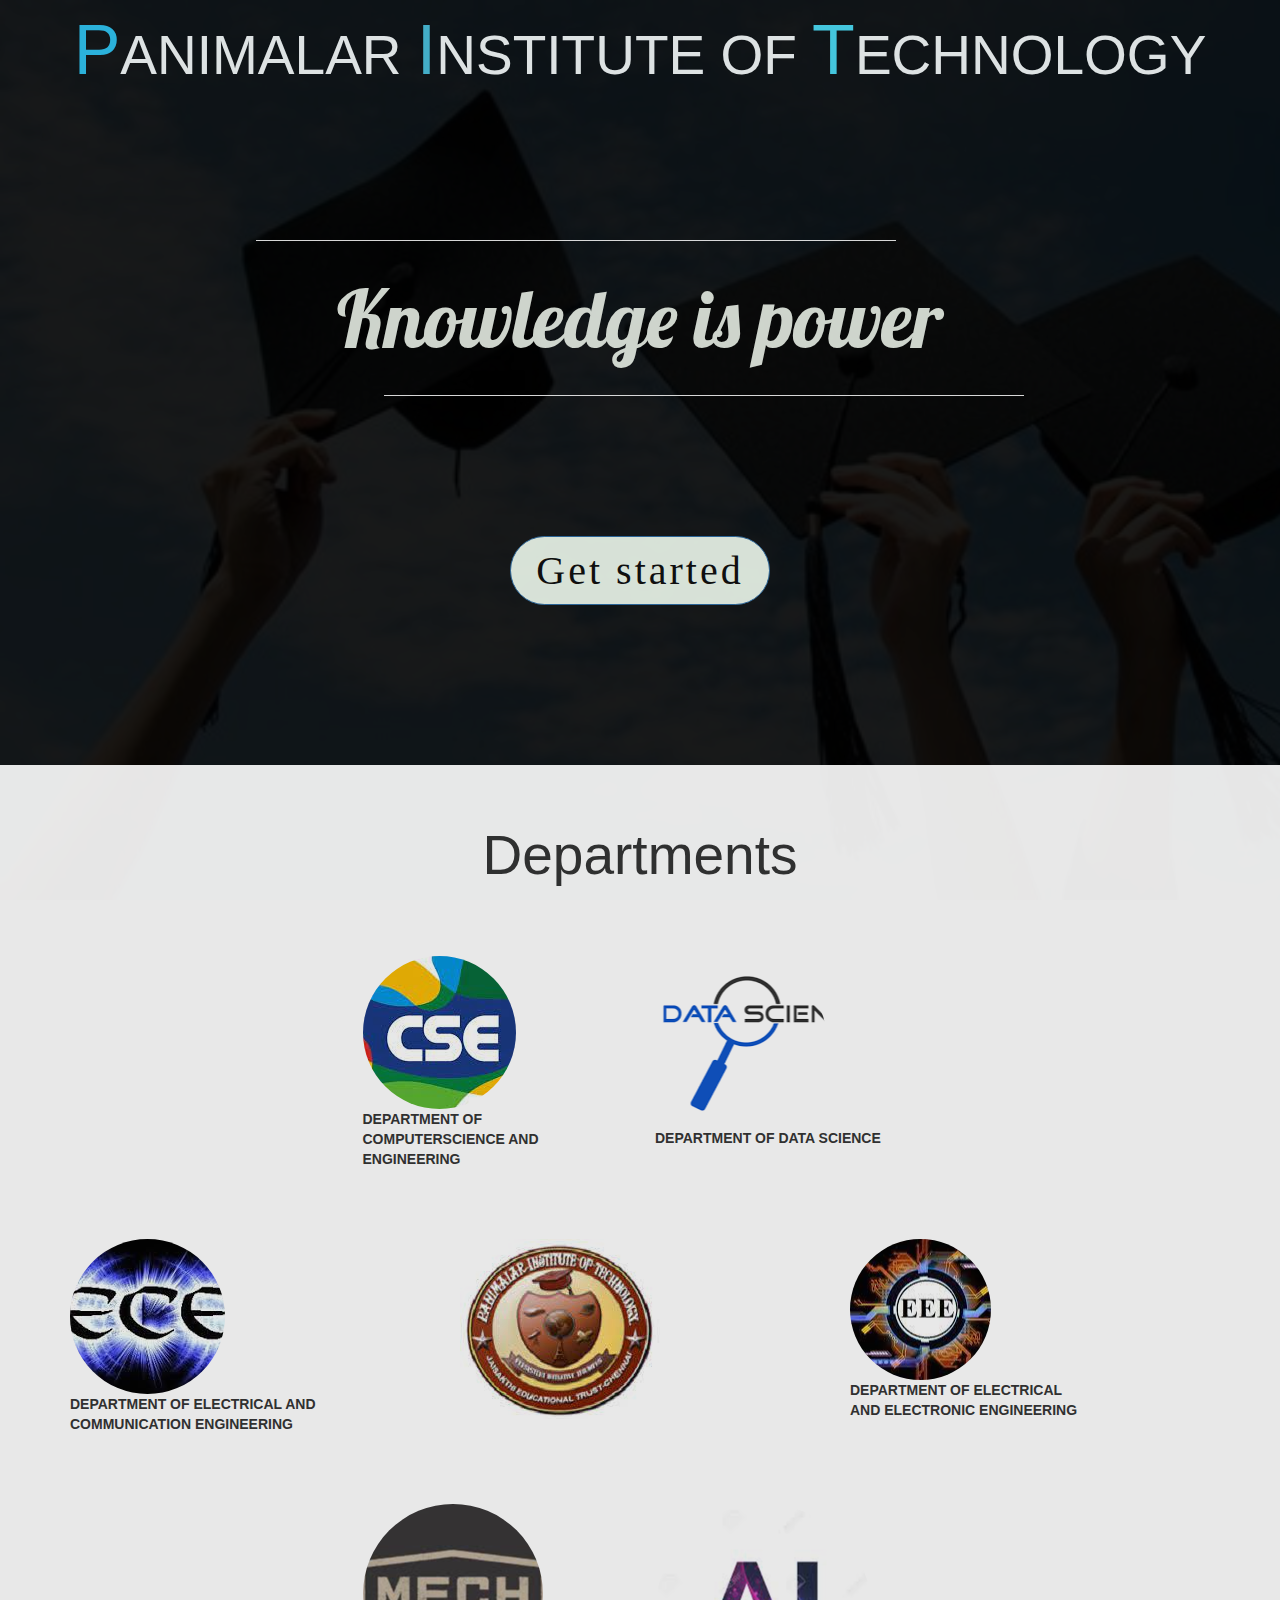
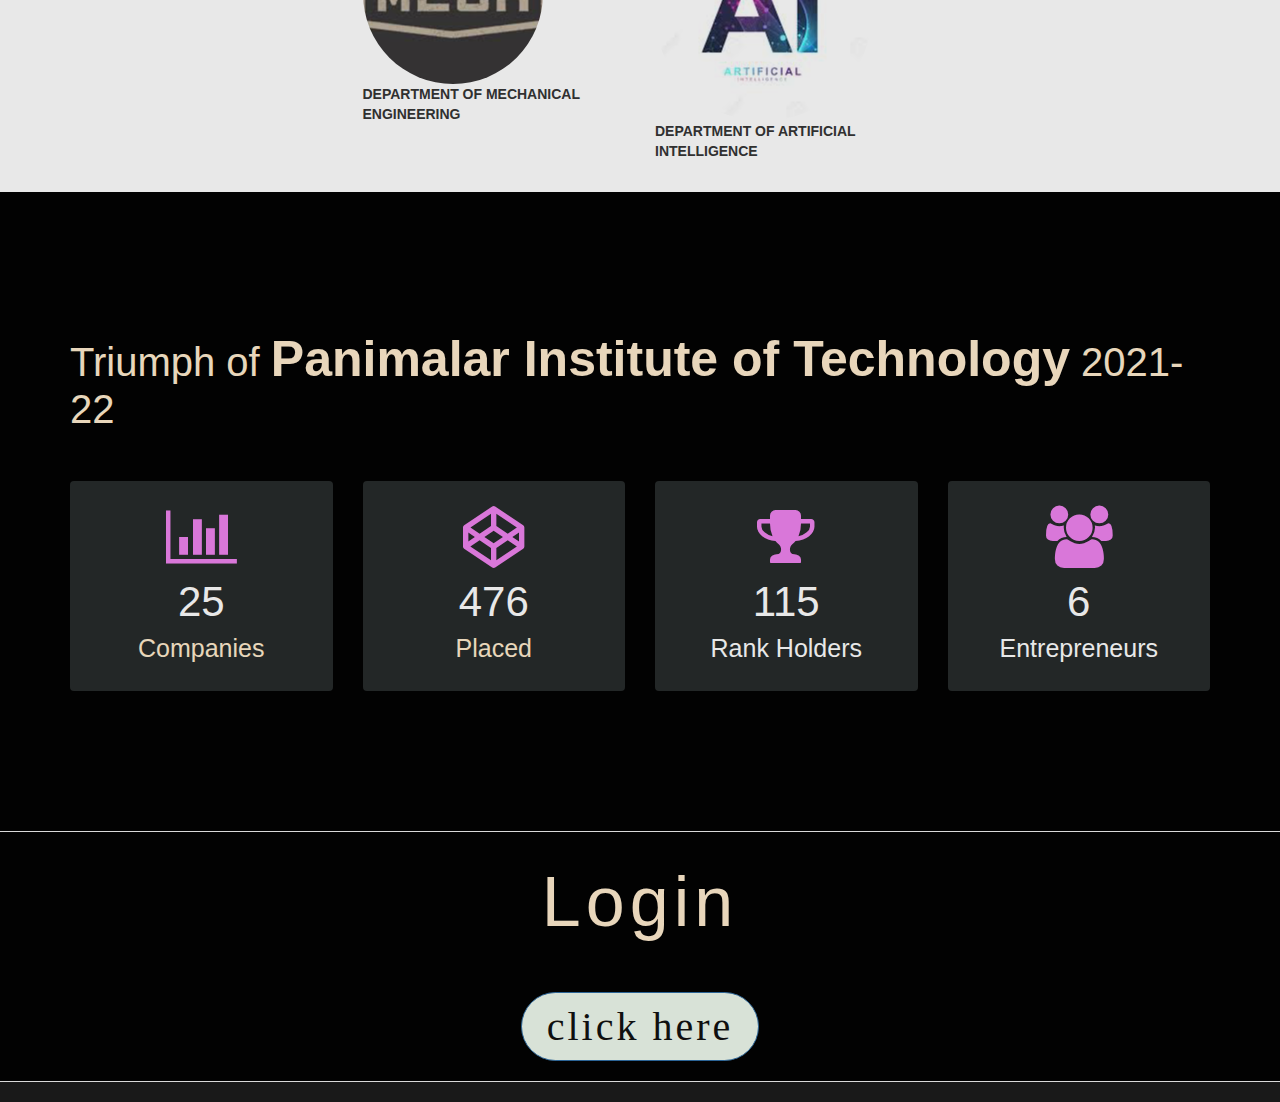
<file: pit1-main/index.html>
<!DOCTYPE html>
<html lang="en" data-theme="light">
  <head>
    <meta charset="UTF-8" />
    <meta name="viewport" content="width=device-width, initial-scale=1.0" />
    <!-- displays site properly based on user's device -->
    <link
      rel="icon"
      type="image/png"
      sizes="32x32"
      href=".png"
    />
    <link rel="stylesheet" href="styl.css" />
    <link href="https://fonts.googleapis.com/css2?family=Lobster&display=swap" rel="stylesheet">
     <!-- Google Fonts -->
     <link href="https://fonts.googleapis.com/css?family=Raleway:100,200,300,400,500,600,700" rel="stylesheet">
     <link href="https://fonts.googleapis.com/css?family=Open+Sans:300,400,600,700" rel="stylesheet">
     <link rel="stylesheet" href="font-awesome/css/font-awesome.min.css">
 
     <link rel="stylesheet" href="bootstrap/bootstrap.min.css">
    <title>PIT</title>
   
  </head>
  <body>
      <section id="home">
      <style>
    body{
        background-image: url(bg.jpg);
        background-repeat: no-repeat;
        background-attachment: fixed;
        background-size: cover;
        opacity:90%;
        background-blend-mode:multiply ;
        background-color:rgba(0, 0, 0, 0.9);
 }


 </style>
  <center><h style="font-size: 55px;color:rgb(244, 249, 250);font-family: 'Gill Sans', 'Gill Sans MT', Calibri, 'Trebuchet MS', sans-serif ;"
 ><span style="font-size: 70px;color: rgb(46, 194, 240);">P</span>ANIMALAR 
 <span style="font-size: 70px;color: rgb(73, 190, 219)">I</span>NSTITUTE OF <span 
 style="font-size: 70px;color: rgb(74, 218, 243)">T</span>ECHNOLOGY</h>
  </body></center>
  <br><br><br><br><br><br>
  
  <hr style="margin-left: 20%; margin-right: 30%;">
  <center>
  <h style="font-size: 80px; font-family: Lobster; color: rgb(228, 235, 226);">Knowledge is power</h>
  </center>
<hr style="margin-left: 30%;margin-right: 20%; ">

 <br><br><br><br><br><br>

<center><a href="#"><button type="button" class="btn btn-primary" 
    style="background-color: rgb(237, 248, 236);letter-spacing:3px;padding:5px 25px 5px 25px ;
    font-size: 40px; border-radius: 40px 40px 40px 40px;font-weight: 300;
    color: rgb(15, 15, 15); 
    font-family:Cambria, Cochin, Georgia, Times, 'Times New Roman', serif;">Get started</button></a>
</center>

<br><br><br><br><br><br><br><br>
</section>






<section id="About" style="background-color: #fff;">
    <br><br>
    <center><h1 style="font-size: 55px;">Departments</h1></center>
    <br><br><br>
<div class="container">
    <div class="content-box-md">
        <div class="row">
            <div class="col-md-3">

            </div>
            <div class="col-md-3" style="margin-left:0% ;">
                <img src="images/circle-cropped (1).png">
                <p style="font-weight: 700;">DEPARTMENT OF COMPUTERSCIENCE AND ENGINEERING</p>
            </div>
            <div class="col-md-3" style="margin-right: 0%;">
                <img src="images/circle-cropped (2).png">
                <p style="font-weight: 700;">DEPARTMENT OF DATA SCIENCE</p>

            </div>
        </div>
    </div>
    <BR><BR><BR>
    <div class="content-box-md">
        <div class="row">
            <div class="col-md-4">
                <img src="images/circle-cropped (3).png">
                <p style="font-weight: 700;">DEPARTMENT OF ELECTRICAL AND COMMUNICATION ENGINEERING</p>
             </div>
            <div class="col-md-4">
                <img src="images/9.jpg">
            </div>
            <div class="col-md-4">
                <img src="images/circle-cropped (4).png">
                <p style="font-weight: 700;">DEPARTMENT OF ELECTRICAL<br> AND ELECTRONIC ENGINEERING</p>
            </div>
        </div>
    </div><br><br><br>
    <div class="content-box-md">
        <div class="row">
            <div class="col-md-3">

            </div>
            <div class="col-md-3" style="margin-left: 0%;margin-bottom: 5%;">
                <img src="images/circle-cropped (5).png">
                <p style="font-weight: 700;">DEPARTMENT OF MECHANICAL ENGINEERING</p>
            </div>
            <div class="col-md-3" style="margin-top: 0%;">
                <img src="images/circle-cropped.png" >
                <p style="font-weight: 700;">DEPARTMENT OF ARTIFICIAL INTELLIGENCE</p>
            </div>
        </div>
    </div>

</div>
</section>


    <!-- Stats -->
    <section id="stats" style="background-color: black;">
      
      <div class="content-box-md">
          
          <div class="container">

              <div class="row">

                  <div class="col-md-12 wow slideInLeft">
                    <br><br><br><br><br><br>
                      <div class="vertical-heading">
                          
                   <h2 style="color: blanchedalmond; font-size: 40px;">Triumph of 
                       <strong style="font-size: 50px;
                    font-family: 'Trebuchet MS', 'Lucida Sans Unicode', 'Lucida Grande', 'Lucida Sans',
                     Arial, sans-serif;">Panimalar Institute of Technology</strong> 2021-22</h2>
                      </div>

                  </div>

              </div>

              <div class="row wow fadeInUp" data-wow-duration="2s">

                  <div class="col-md-3  ">

                      <!-- Stats Item 01 -->
                      <div class="stats-item text-center">
                          <i class="fa fa-bar-chart"></i>
                          <h3 class="counter">25</h3>
                          <p style="color: blanchedalmond;">Companies</p>
                      </div>

                  </div>
                  <div class="col-md-3  ">

                      <!-- Stats Item 02 -->
                      <div class="stats-item text-center">
                          <i class="fa fa-codepen"></i>
                          <h3 class="counter">476</h3>
                          <p style="color: blanchedalmond;">Placed</p>
                      </div>

                  </div>
                  <div class="col-md-3  ">

                      <!-- Stats Item 03 -->
                      <div class="stats-item text-center">
                          <i class="fa fa-trophy"></i>
                          <h3 class="counter">115</h3>
                          <p>Rank Holders</p>
                      </div>

                  </div>
                  <div class="col-md-3  ">

                      <!-- Stats Item 04 -->
                      <div class="stats-item text-center">
                          <i class="fa fa-users"></i>
                          <h3 class="counter">6</h3>
                          <p>Entrepreneurs</p>
                      </div>

                  </div>

                  

              </div>

          </div>

      </div>
      
      <br><br><br><br><br><br>

<hr>
      <center><h style="font-size: 70px; color: blanchedalmond;letter-spacing: 5px;
      font-family: 'Segoe UI', Tahoma, Geneva, Verdana, sans-serif
      ;"> Login </h></center><br><br>
       <center><a href="animated-login-registration-main/index.html"><button type="button" class="btn btn-primary" 
        style="background-color: rgb(237, 248, 236);letter-spacing:3px;padding:5px 25px 5px 25px ;
        font-size: 40px; border-radius: 40px 40px 40px 40px;font-weight: 300;
        color: rgb(15, 15, 15); 
        font-family:Cambria, Cochin, Georgia, Times, 'Times New Roman', serif;">click here</button></a>
    </center>
<hr>           

  </section>



  <!-- Stats Ends -->
  <script src="./jquery.min.js"></script>
  <script src="./jquery.waypoints.min.js"></script>
  <script src="./jquery.counterup.min.js"></script>

  <script src="./script.js"></script>
</body>
</html>
</file>
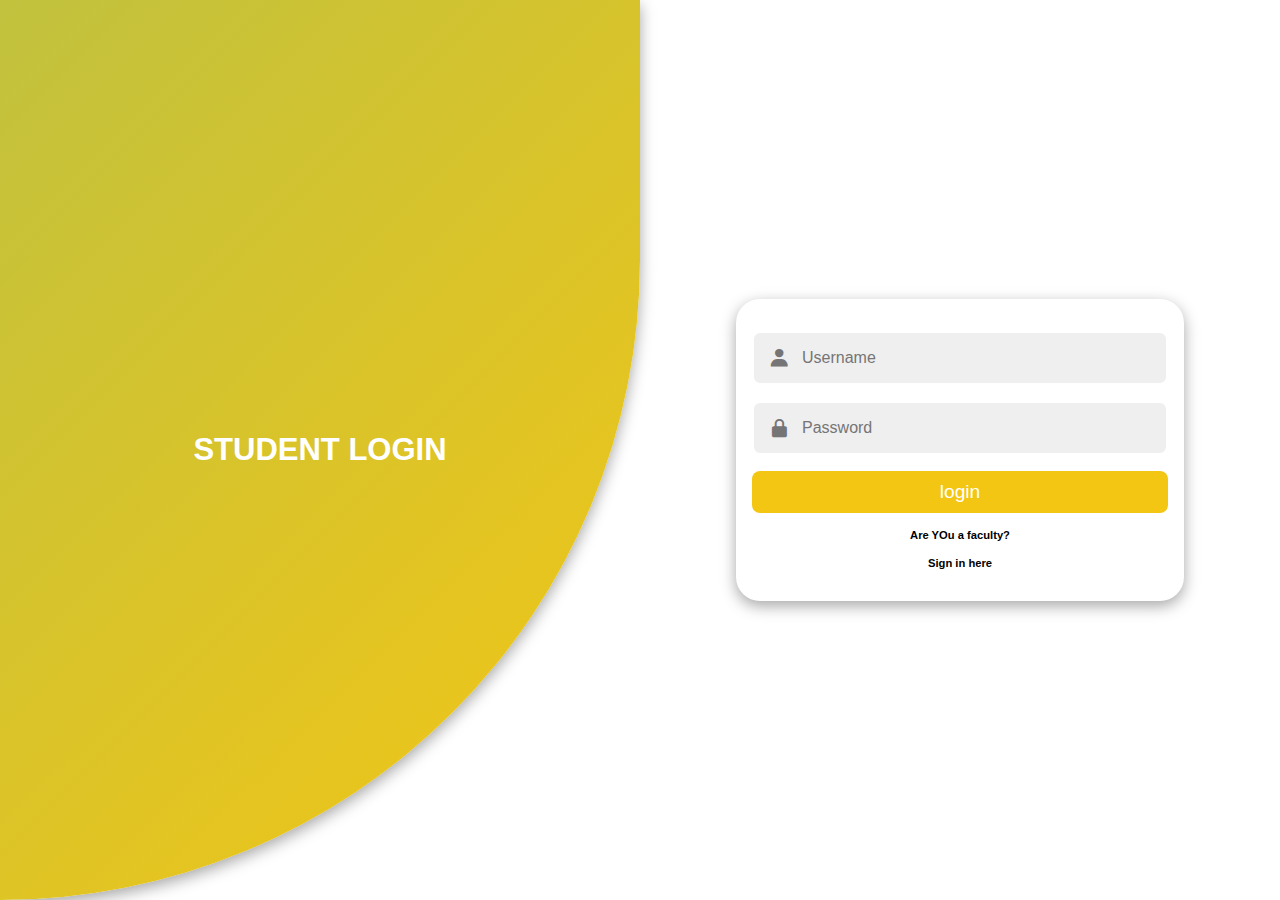
<file: pit1-main/animated-login-registration-main/index.html>
<!DOCTYPE html>
<html lang="en">

<head>
	<meta charset="UTF-8">
	<meta name="viewport" content="width=device-width, initial-scale=1.0">
	<link href='https://unpkg.com/boxicons@2.0.7/css/boxicons.min.css' rel='stylesheet'>
	<link rel="stylesheet" href="style.css">
	<title>
		Students/faculty login
	</title>
</head>

<body>
	<div id="container" class="container">
		<!-- FORM SECTION -->
		<div class="row">
			<!-- SIGN UP -->
			<div class="col align-items-center flex-col sign-up">
				<div class="form-wrapper align-items-center">
					<div class="form sign-up">
						<div class="input-group">
							<i class='bx bxs-user'></i>
							<input id="usr" type="text" placeholder="Username">
						</div>
						<div class="input-group">
							<i class='bx bxs-lock-alt'></i>
							<input id="psd" type="password" placeholder="Password">
						</div>
						<button  id="but">
							Login
						</button></a>
						<p>
							<span>
								Are You a Student?
							</span>
							<b onclick="toggle()" class="pointer">
								 click here
							</b>
						</p>
					</div>
				</div>
			</div>
			<!-- END SIGN UP -->
			<!-- SIGN IN -->
			<div class="col align-items-center flex-col sign-in">
				<div class="form-wrapper align-items-center">
					<div class="form sign-in">
						<div class="input-group">
							<i class='bx bxs-user'></i>
							<input type="text" placeholder="Username">
						</div>
						<div class="input-group">
							<i class='bx bxs-lock-alt'></i>
							<input type="password" placeholder="Password">
						</div>
					<a href="../dashboard1/student.html">	<button >
							login
						</button></a>
						<p>
							<b>
								Are YOu  a faculty?
							</b>
						</p>
						<p>
							<b onclick="toggle()" class="pointer">
								Sign in here
							</b>
						</p>
					</div>
				</div>
							</div>
			<!-- END SIGN IN -->
		</div>
		<!-- END FORM SECTION -->
		<!-- CONTENT SECTION -->
		<div class="row content-row">
			<!-- SIGN IN CONTENT -->
			<div class="col align-items-center flex-col">
				<div class="text sign-in">
					<h2 style="font-size: 31px;">
						STUDENT LOGIN
					</h2>
					
				</div>
			</div>
			<!-- END SIGN IN CONTENT -->
			<!-- SIGN UP CONTENT -->
		
				<div class="text sign-up">
					<h2 style="font-size: 31px;margin-left: 60%;margin-top: 50%; ">
						FACULTY LOGIN
					</h2>
					
				</div>
			</div>
			<!-- END SIGN UP CONTENT -->
		</div>
		<!-- END CONTENT SECTION -->
	</div>

	<script src="index.js"></script>
</body>

</html>
</file>
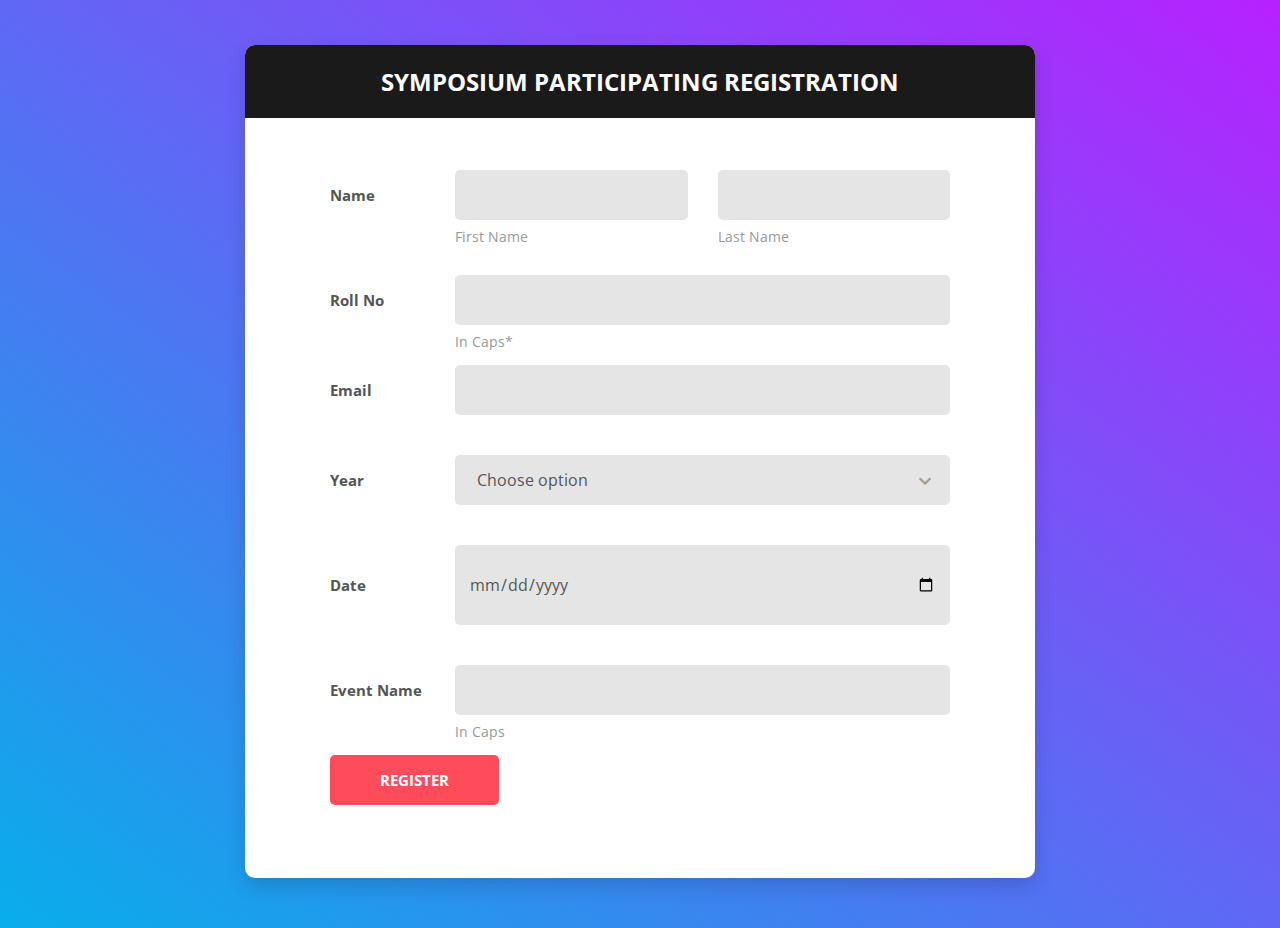
<file: pit1-main/MINI PORJECT/index.html>
<!DOCTYPE html>
<html lang="en">

<head>
    <!-- Required meta tags-->
    <meta charset="UTF-8">
    <meta name="viewport" content="width=device-width, initial-scale=1, shrink-to-fit=no">
    <meta name="description" content="registyration for Symposium particiaption">
    <meta name="author" content="pit">
    <meta name="keywords" content="Symposium">

    <!-- Title Page-->
    <title>Symposium Registration</title>

    <!-- Icons font CSS-->
    <link href="vendor/mdi-font/css/material-design-iconic-font.min.css" rel="stylesheet" media="all">
    <link href="vendor/font-awesome-4.7/css/font-awesome.min.css" rel="stylesheet" media="all">
    <!-- Font special for pages-->
    <link href="https://fonts.googleapis.com/css?family=Open+Sans:300,300i,400,400i,600,600i,700,700i,800,800i" rel="stylesheet">

    <!-- Vendor CSS-->
    <link href="vendor/select2/select2.min.css" rel="stylesheet" media="all">
    <link href="vendor/datepicker/daterangepicker.css" rel="stylesheet" media="all">

    <!-- Main CSS-->
    <link href="css/main.css" rel="stylesheet" media="all">
</head>

<body>
    <div class="page-wrapper bg-gra-03 p-t-45 p-b-50">
        <div class="wrapper wrapper--w790">
            <div class="card card-5">
                <div class="card-heading">
                    <h2 class="title">Symposium Participating Registration</h2>
                </div>
                <div class="card-body">
                    <form  action= "connect.php" method="post">
                        <div class="form-row m-b-55">
                            <div class="name">Name</div>
                            <div class="value">
                                <div class="row row-space">
                                    <div class="col-2">
                                        <div class="input-group-desc">
                                            <input class="input--style-5" type="text" name="first_name">
                                            <label class="label--desc">first name</label>
                                        </div>
                                    </div>
                                    <div class="col-2">
                                        <div class="input-group-desc">
                                            <input class="input--style-5" type="text" name="last_name">
                                            <label class="label--desc">last name</label>
                                        </div>
                                    </div>
                                </div>
                            </div>
                        </div>
                        <div class="form-row">
                            <div class="name">Roll No</div>
                            <div class="value">
                                <div class="input-group">
                                    <input class="input--style-5" type="text" name="rollno">
                                    <label class="label--desc">in Caps*</label>
                                </div>
                            </div>
                        </div>
                        <div class="form-row">
                            <div class="name">Email</div>
                            <div class="value">
                                <div class="input-group">
                                    <input class="input--style-5" type="email" name="email">
                                </div>
                            </div>
                        </div>
                        <div class="form-row">
                            <div class="name">Year</div>
                            <div class="value">
                                <div class="input-group">
                                    <div class="rs-select2 js-select-simple select--no-search">
                                        <select name="year">
                                            <option disabled="disabled" selected="selected">Choose option</option>
                                            <option value="I">I</option>
                                            <option value="II">II</option>
                                            <option value="III">III</option>
                                            <option value="IV">IV</option>
                                        </select>
                                        <div class="select-dropdown"></div>
                                    </div>
                                </div>
                            </div>
                        </div>
                        <div class="form-row">
                            <div class="name">Date</div>
                            <div class="value">
                                <div class="input-group">
                                    <input class="input--style-5" type="date" name="date1" value="date1">
                                </div>
                            </div>
                        </div>
                           <div class="form-row">
                            <div class="name">Event Name</div>
                            <div class="value">
                                <div class="input-group">
                                    <input class="input--style-5" type="text" name="event_name">
                                    <label class="label--desc">in Caps</label>
                                </div>
                            </div>
                        </div>
                         <button class="btn btn--radius-2 btn--red" type="submit" value="submit">Register</button>
                        </div>
                    </form>
                </div>
            </div>
        </div>
    </div>

    <!-- Jquery JS-->
    <script src="vendor/jquery/jquery.min.js"></script>
    <!-- Vendor JS-->
    <script src="vendor/select2/select2.min.js"></script>
    <script src="vendor/datepicker/moment.min.js"></script>
    <script src="vendor/datepicker/daterangepicker.js"></script>

    <!-- Main JS-->
    <script src="js/global.js"></script>

</body><!-- This templates was made by Colorlib (https://colorlib.com) -->

</html>
<!-- end document-->
</file>
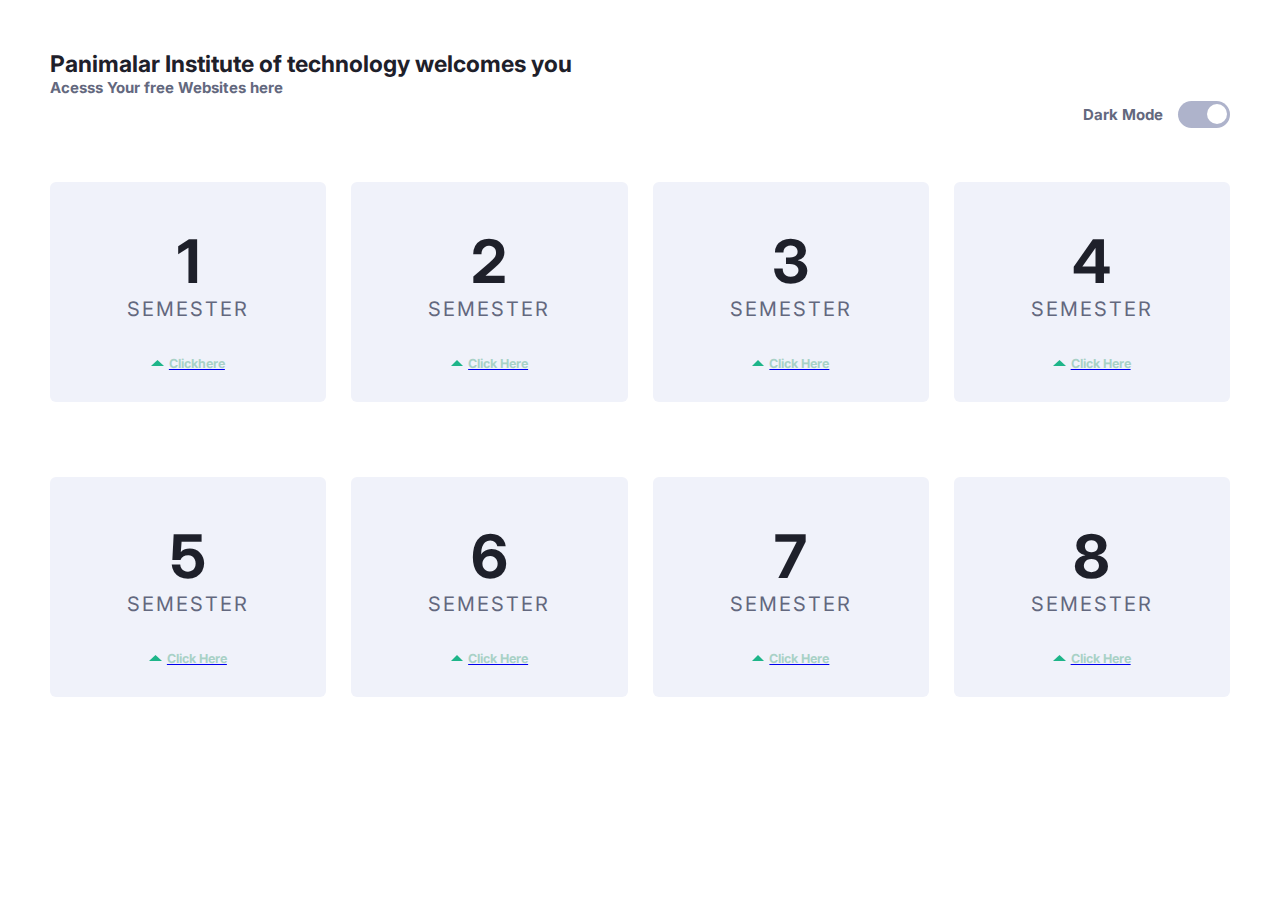
<file: pit1-main/dashboard1/notes/index.html>
<!DOCTYPE html>
<html lang="en" data-theme="light">
  <head>
    <meta charset="UTF-8" />
    <meta name="viewport" content="width=device-width, initial-scale=1.0" />
    <!-- displays site properly based on user's device -->
    <link
      rel="icon"
      type="image/png"
      sizes="32x32"
      href=".png"
    />
    <link rel="stylesheet" href="style.css" />
    <title>NOtes</title>
  </head>
  <body>
    <header>
      <h1 class="title">Panimalar Institute of technology welcomes you</h1>
      <h3 class="text">Acesss Your free Websites here</h3>
    </header>
    <main>
      <div class="main-title">
        <p>Dark Mode</p>
        <div class="toggle-container">
          <input type="checkbox" id="switch" name="theme" />
          <label for="switch"></label>
        </div>
      </div>

      <section class="card-section">
        <div class="card ">
          <div class="card-header">

          </div>
          <div class="card-body">
            <h1>1</h1>
            <p> Semester</p>
          </div>
          <div class="card-footer">
            <img src="images/icon-up.svg" alt="up-icon" />
           <a href="#"> <p>clickhere</p></a>
          </div>
        </div>

        <div class="card ">
          <div class="card-header">
          </div>
          <div class="card-body">
            <h1>2</h1>
            <p> semester</p>
          </div>
          <div class="card-footer">
            <img src="images/icon-up.svg" alt="up-icon" />
            <a href="departments/corpration.html"><p>click here</p></a>
          </div>
        </div>

        <div class="card ">
          <div class="card-header">
   
          </div>
          <div class="card-body">
            <h1>3</h1>
            <p>semester</p>
          </div>
          <div class="card-footer">
            <img src="images/icon-up.svg" alt="up-icon" />
            <a href="#"> <p>click here</p></a>
          </div>
        </div>

        <div class="card ">
          <div class="card-header">

          </div>
          <div class="card-body">
            <h1>4</h1>
            <p>semester</p>
          </div>
          <div class="card-footer">
            <img src="images/icon-up.svg" alt="up-icon" />
            <a href="#"> <p style="color: #a8d1c6;">click here</p></a>
          </div>
        </div>
        <div class="card ">
          <div class="card-header">

          </div>
          <div class="card-body">
            <h1>5</h1>
            <p>semester</p>
          </div>
          <div class="card-footer">
            <img src="images/icon-up.svg" alt="up-icon" />
            <a href="5.html"> <p style="color: #a8d1c6;">click here</p></a>
          </div>
        </div>
        
        <div class="card ">
          <div class="card-header">
   
          </div>
          <div class="card-body">
            <h1>6</h1>
            <p>semester</p>
          </div>
          <div class="card-footer">
            <img src="images/icon-up.svg" alt="up-icon" />
            <a href="departments/defence.html"> <p>click here</p></a>
          </div>
        </div>
         
        <div class="card ">
          <div class="card-header">
   
          </div>
          <div class="card-body">
            <h1>7</h1>
            <p>semester</p>
          </div>
          <div class="card-footer">
            <img src="images/icon-up.svg" alt="up-icon" />
            <a href="departments/edu.html"> <p>click here</p></a>
          </div>
        </div>
        
        <div class="card ">
          <div class="card-header">
   
          </div>
          <div class="card-body">
            <h1>8</h1>
            <p>semester</p>
          </div>
          <div class="card-footer">
            <img src="images/icon-up.svg" alt="up-icon" />
            <a href="#"> <p>click here</p></a>
          </div>
        </div>


        
    

      </section>
    </main>
    <script src="index.js"></script>
  </body>
</html>
</file>
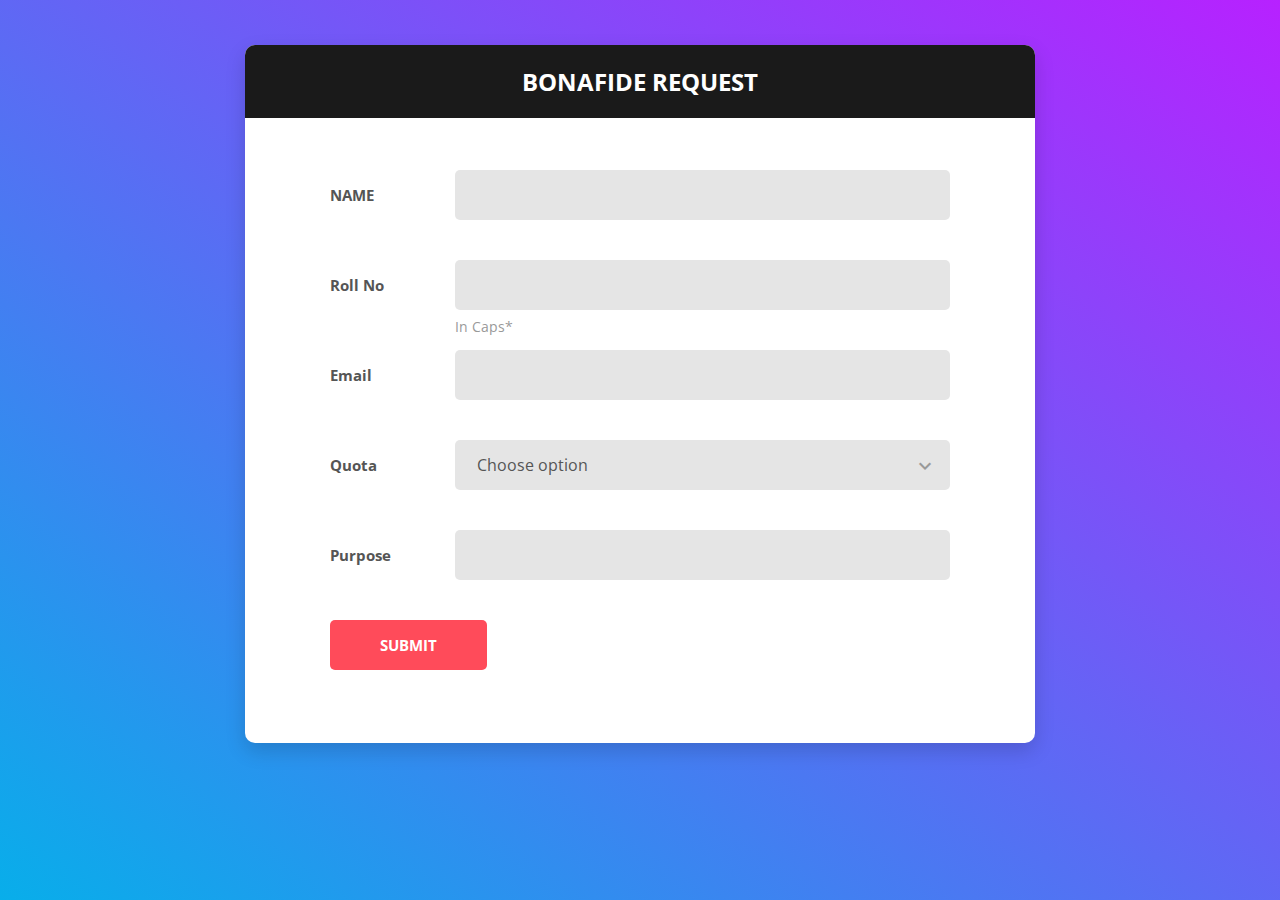
<file: pit1-main/dashboard1/forms.html>
<!DOCTYPE html>
<html lang="en">

<head>
    <!-- Required meta tags-->
    <meta charset="UTF-8">
    <meta name="viewport" content="width=device-width, initial-scale=1, shrink-to-fit=no">
    <meta name="description" content="bonafide request">
    <meta name="author" content="pit">
    <meta name="keywords" content="bonafide">

    <!-- Title Page-->
    <title>bonafide</title>

    <!-- Icons font CSS-->
    <link href="vendor/mdi-font/css/material-design-iconic-font.min.css" rel="stylesheet" media="all">
    <link href="vendor/font-awesome-4.7/css/font-awesome.min.css" rel="stylesheet" media="all">
    <!-- Font special for pages-->
    <link href="https://fonts.googleapis.com/css?family=Open+Sans:300,300i,400,400i,600,600i,700,700i,800,800i" rel="stylesheet">

    <!-- Vendor CSS-->
    <link href="vendor/select2/select2.min.css" rel="stylesheet" media="all">
    <link href="vendor/datepicker/daterangepicker.css" rel="stylesheet" media="all">

    <!-- Main CSS-->
    <link href="css/main.css" rel="stylesheet" media="all">
</head>

<body>
    <div class="page-wrapper bg-gra-03 p-t-45 p-b-50">
        <div class="wrapper wrapper--w790">
            <div class="card card-5">
                <div class="card-heading">
                    <h2 class="title">bonafide Request</h2>
                </div>
                <div class="card-body">
                    <form  action= "bon_connect.php" method="post">
                        <div class="form-row">
                          <div class="name">NAME</div>
                          <div class="value">
                              <div class="input-group">
                                  <input class="input--style-5" type="text" name="name">
                              </div>
                          </div>
                      </div>

                        <div class="form-row">
                            <div class="name">Roll No</div>
                            <div class="value">
                                <div class="input-group">
                                    <input class="input--style-5" type="text" name="rollno">
                                    <label class="label--desc">in Caps*</label>
                                </div>
                            </div>
                        </div>
                        <div class="form-row">
                            <div class="name">Email</div>
                            <div class="value">
                                <div class="input-group">
                                    <input class="input--style-5" type="email" name="email">
                                </div>
                            </div>
                        </div>
                        <div class="form-row">
                            <div class="name">Quota</div>
                            <div class="value">
                                <div class="input-group">
                                    <div class="rs-select2 js-select-simple select--no-search">
                                        <select name="quota">
                                            <option disabled="disabled" selected="selected">Choose option</option>
                                            <option value="government">Government</option>
                                            <option value="management">Management</option>
                                        </select>
                                        <div class="select-dropdown"></div>
                                    </div>
                                </div>
                            </div>
                        </div>
                           <div class="form-row">
                            <div class="name">Purpose</div>
                            <div class="value">
                                <div class="input-group">
                                    <input class="input--style-5" type="text" name="purpose">
                                </div>
                            </div>
                        </div>
                         <button class="btn btn--radius-2 btn--red" type="submit" value="submit">submit</button>
                        </div>
                    </form>
                </div>
            </div>
        </div>
    </div>

    <!-- Jquery JS-->
    <script src="vendor/jquery/jquery.min.js"></script>
    <!-- Vendor JS-->
    <script src="vendor/select2/select2.min.js"></script>
    <script src="vendor/datepicker/moment.min.js"></script>
    <script src="vendor/datepicker/daterangepicker.js"></script>

    <!-- Main JS-->
    <script src="js/global.js"></script>

</body>

</html>
<!-- end document-->
</file>
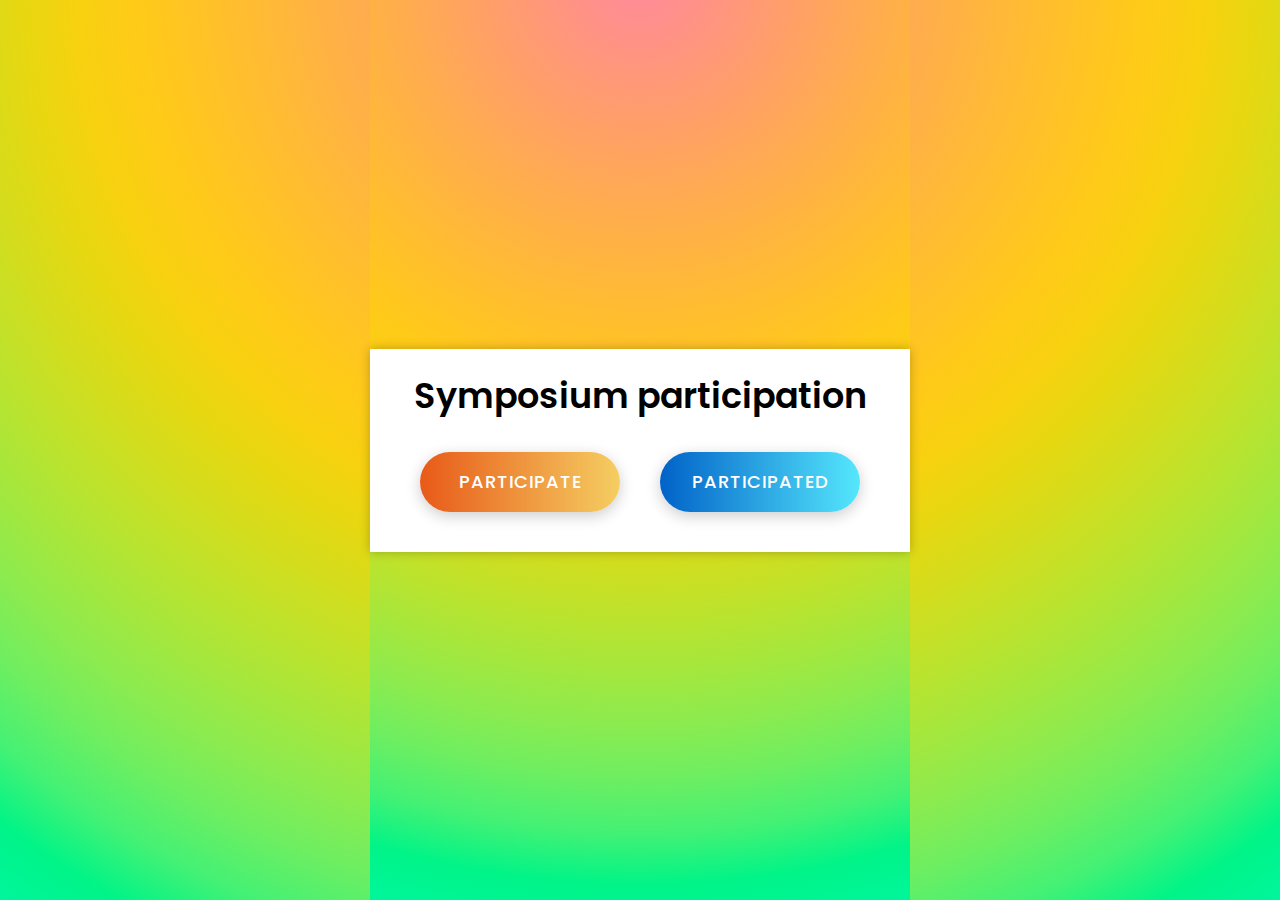
<file: pit1-main/dashboard1/partic_div.html>
<!DOCTYPE html>
<html lang="en" dir="ltr">
   <head>
      <meta charset="utf-8">
      <title></title>
      <link rel="stylesheet" href="par_butstyle.css">
   </head>
   <body>
      <div class="wrapper">
         <div class="text">
            Symposium participation
         </div>
         <div class="btns">
            <a href="../MINI PORJECT/forms.html">participate</a>
            <a href="#">participated</a>
         </div>
      </div>
      <script>
         const buttons = document.querySelectorAll("a");
         buttons.forEach((button) => {
           button.onclick = function(e){
             let x = e.clientX - e.target.offsetLeft;
             let y = e.clientY - e.target.offsetTop;
             let ripple = document.createElement("span");
             ripple.style.left = `${x}px`;
             ripple.style.top = `${y}px`;
             this.appendChild(ripple);
             setTimeout(function(){
               ripple.remove();
             }, 600); // 1second = 1000ms
           }
         });
         
      </script>
   </body>
</html>
</file>
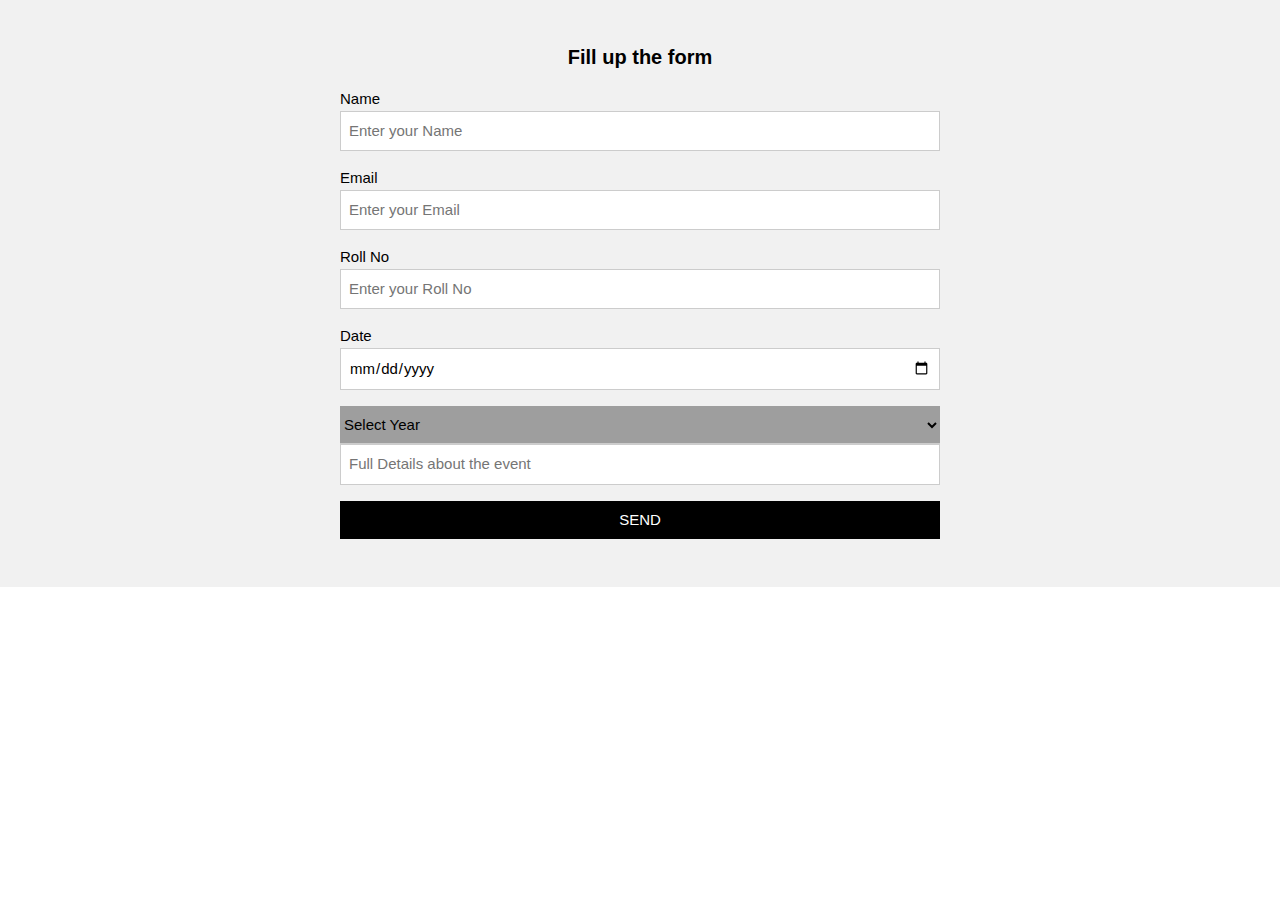
<file: pit1-main/MINI PORJECT/forms.html>
<html>
<head>
<title>Event Details</title>
<meta charset="UTF-8">
<meta name="viewport" content="width=device-width, initial-scale=1">
<link rel="stylesheet" href="https://www.w3schools.com/w3css/4/w3.css">
<link rel="stylesheet" href="https://fonts.googleapis.com/css?family=Lato">
<link rel="stylesheet" href="https://cdnjs.cloudflare.com/ajax/libs/font-awesome/4.7.0/css/font-awesome.min.css">

</head>
<body>
    

<!-- Start Contact Section -->
 <div class="w3-container w3-light-grey w3-padding-32 w3-padding-large" id="contact" style="background-color: black;color: #fff">
  <div class="w3-content" style="max-width:600px">
    <h4 class="w3-center"><b>Fill up the form</b></h4>

    <script type="text/javascript">var submitted=false;</script>
    
    <!--Update the URL for thank you page on form submit -->
    <iframe name="hidden_iframe" id="hidden_iframe" style="display:none;"      
    onload="if(submitted) {window.location='http://zerobudget.club/';}"></iframe> 
    
    <!-- Update the Google forms URL in action-->
    <form action="https://docs.google.com/forms/u/0/d/e/1FAIpQLScRW-usRz0DQt3tXTF2_d3kyvX5i3urH4-r16rcCwVrOd_rLQ/formResponse" method="post" target="hidden_iframe" onsubmit="return validateForm(); ">

      
      <div class="w3-section">
        <label>Name</label>
        <input class="w3-input w3-border" type="text" placeholder="Enter your Name" id="name" required name="entry.1409910307">
      </div>
      <div class="w3-section">
        <label>Email</label>
        <input class="w3-input w3-border" type="text" placeholder="Enter your Email" id="email" required name="entry.1646022654">
      </div>
      <div class="w3-section">
        <label>Roll No</label>
        <input class="w3-input w3-border" type="text" placeholder="Enter your Roll No" id="Roll No" required name="entry.921422837">
      </div>
      <div class="w3-section">
        <label>Date</label>
        <input class="w3-input w3-border" type="date" placeholder="Enter the Date" id="Date" required name="entry.350670760">
      </div>
      
 <div class="w3-section">          
  <select class="w3-select w3-grey" id="Quota" required name="entry.968803219">
      <option value="" disabled selected>Select Year</option>
    <option value="I">I</option>
    <option value="II">II</option>
    <option value="III">III</option>
    <option value="IV">IV</option>
      </div>

      <br><br>
      
     <div class="w3-section">
        <label>EVENT DETAILS</label>
        <input class="w3-input w3-border" type="text" placeholder="Full Details about the event" id="Bonafide" required name="entry.2008940135">
      </div>

      <div class="w3-section">
        <button class="w3-button w3-block w3-black w3-margin-bottom" type="submit">SEND</button>
      </div>
    </form>
</div>
</div>
    <script type="text/javascript">
    function validateName() {
            var name = document.getElementById('name').value;
            if(name.length == 0) {
              alert("Name can't be blank") ;
              return false;

            }
            if (!name.match(/^[a-zA-Z]{3,}(?: [a-zA-Z]+){0,2}$/)) {
              alert("Please enter your correct name") ;//Validation Message
              return false;
            }
            return true;
          }

          function validatePhone() {
            var phone = document.getElementById('phone').value;
            if(phone.length == 0) {
              alert("Phone number can't be blank") ;//Validation Message
              return false;
            }

            if(!phone.match(/^[0]?[789]\d{9}$/)) {
             alert("Please enter a correct phone number") ;//Validation Message
             return false;
           }

           return true;

         }

         function validateEmail () {

          var email = document.getElementById('email').value;
          if(email.length == 0) {
            alert("Email can't be blank") ;//Validation Message
            return false;

          }

          if(!email.match(/^[A-Za-z\._\-[0-9]*[@][A-Za-z]*[\.][a-z]{2,4}$/)) {
            alert("Please enter a correct email address") ;//Validation Message
            return false;

          }

          return true;

        }


        function validateForm() {
          if (!validateName() || !validatePhone() || !validateEmail()) {

            alert("Form not submitted");//Validation Message
            return false;
          }
          else {
            submitted=true;
            return true;
          }
        }
        </script>

<!-- End Contact Section -->
            
</body>
</html>
</file>
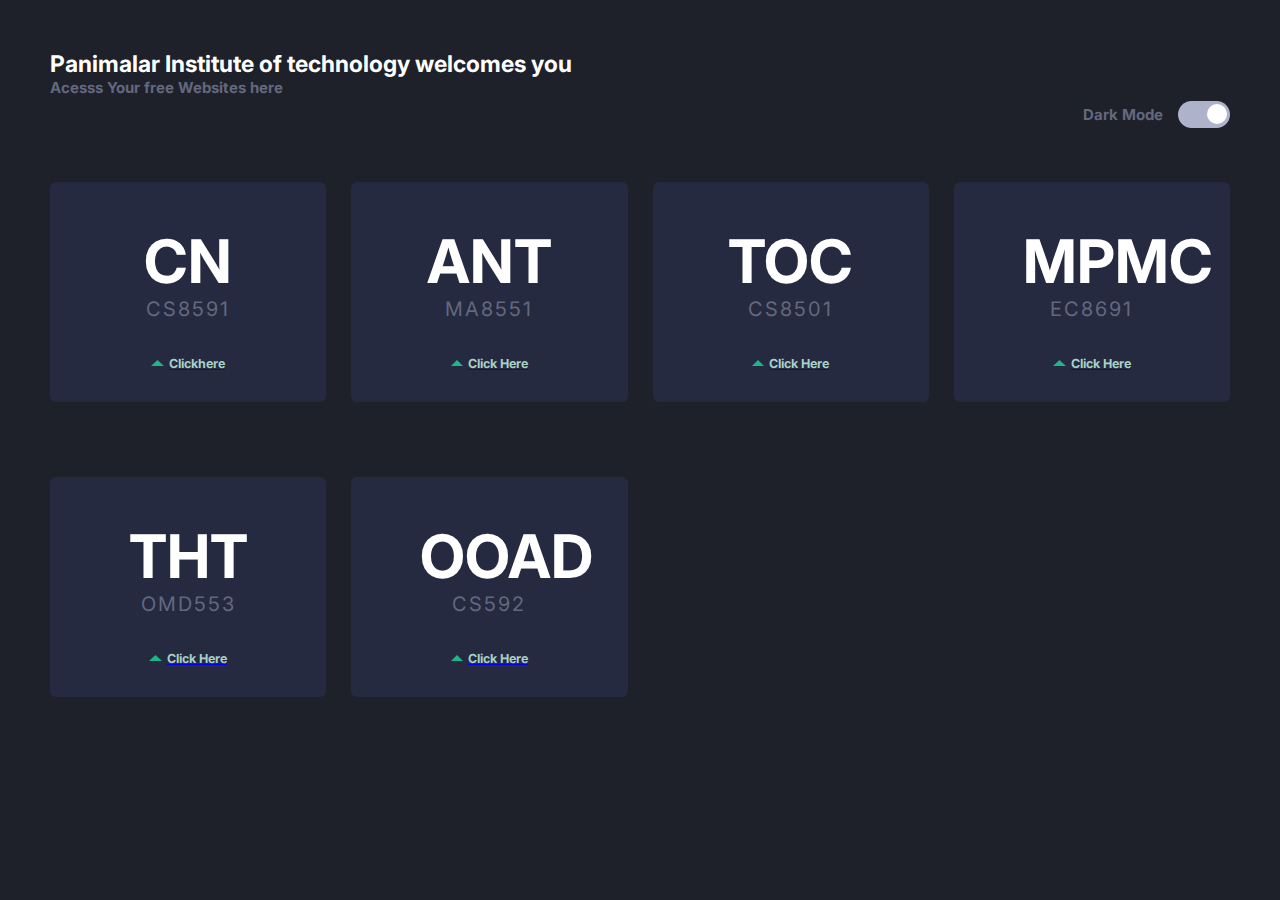
<file: pit1-main/dashboard1/notes/5.html>
<!DOCTYPE html>
<html lang="en" data-theme="dark">
  <head>
    <meta charset="UTF-8" />
    <meta name="viewport" content="width=device-width, initial-scale=1.0" />
    <!-- displays site properly based on user's device -->
    <link
      rel="icon"
      type="image/png"
      sizes="32x32"
      href=".png"
    />
    <link rel="stylesheet" href="style.css" />
    <title>NOtes</title>
  </head>
  <body>
    <header>
      <h1 class="title">Panimalar Institute of technology welcomes you</h1>
      <h3 class="text">Acesss Your free Websites here</h3>
    </header>
    <main>
      <div class="main-title">
        <p>Dark Mode</p>
        <div class="toggle-container">
          <input type="checkbox" id="switch" name="theme" />
          <label for="switch"></label>
        </div>
      </div>

      <section class="card-section">
        <div class="card ">
          <div class="card-header">

          </div>
          <div class="card-body">
            <h1>CN</h1>
            <p>CS8591 </p>
          </div>
          <div class="card-footer">
            <img src="images/icon-up.svg" alt="up-icon" />
           <a href="https://sites.google.com/view/peccomputernetworks/home"> <p>clickhere</p></a>
          </div>
        </div>

        <div class="card ">
          <div class="card-header">
          </div>
          <div class="card-body">
            <h1>ANT</h1>
            <p>MA8551</p>
          </div>
          <div class="card-footer">
            <img src="images/icon-up.svg" alt="up-icon" />
            <a href="https://sites.google.com/view/ma8551-ant/home"><p>click here</p></a>
          </div>
        </div>

        <div class="card ">
          <div class="card-header">
   
          </div>
          <div class="card-body">
            <h1>TOC</h1>
            <p>CS8501</p>
          </div>
          <div class="card-footer">
            <img src="images/icon-up.svg" alt="up-icon" />
            <a href="https://sites.google.com/view/peccsetoc"> <p>click here</p></a>
          </div>
        </div>

        <div class="card ">
          <div class="card-header">

          </div>
          <div class="card-body">
            <h1>MPMC</h1>
            <p>EC8691</p>
          </div>
          <div class="card-footer">
            <img src="images/icon-up.svg" alt="up-icon" />
            <a href="https://sites.google.com/view/ec8691-mpmc/home"> <p style="color: #a8d1c6;">click here</p></a>
          </div>
        </div>
        <div class="card ">
          <div class="card-header">

          </div>
         <center></center> <div class="card-body">
            <h1>THT</h1>
            <p>OMD553</p>
          </div>
          <div class="card-footer">
            <img src="images/icon-up.svg" alt="up-icon" />
            <a href="https://sites.google.com/view/thtomd553"> <p style="color: #a8d1c6;">click here</p></a>
          </div>
        </div>
        
        <div class="card ">
          <div class="card-header">
   
          </div>
          <div class="card-body">
            <h1>OOAD</h1>
            <p>CS592</p>
          </div>
          <div class="card-footer">
            <img src="images/icon-up.svg" alt="up-icon" />
            <a href="https://sites.google.com/view/pecooad/home"> <p>click here</p></a>
          </div>
        </div>
         
        
    

      </section>
    </main>
    <script src="index.js"></script>
  </body>
</html>
</file>
<file: pit1-main/styl.css>
#home {
    background: none;
    height: 100%;
}

#home-bg-video {
    position: fixed;
    top: 50%;
    left: 50%;
    -webkit-transform: translateX(-50%) translateY(-50%);
    transform: translateX(-50%) translateY(-50%);
    min-width: 100%;
    min-height: 100%;
    width: auto;
    height: auto;
    z-index: -1;
    background: url("bg.jpg") no-repeat;
    background-size: cover;
}

#home-overlay {
    background-color: rgba(0, 0, 0, 0.8);
    width: 100%;
    height: 100%;
    position: fixed;
    top: 0;
    left: 0;
    z-index: -1;
}

#home-content {
    width: 100%;
    height: 100%;
    display: table;
}
.h5{
    color: #f4f4f4;
}
.h2{
    color: #fff;
}
/* =========================================
                Stats
============================================ */


#stats .content-box-md {
    background: rgba(0, 0, 0, 0.8);
}

#stats .vertical-heading {
    margin-bottom: 50px;
}

#stats .vertical-heading h2 {
    color: #fff;
}

.stats-item {
    background: rgba(61, 68, 68, 0.6);
    border-radius: 4px;
    min-height: 190px;
    padding: 25px 50px;
    -webkit-transition: all 400ms linear;
    transition: all 400ms linear;
}

.stats-item i {
    font-size: 62px;
    color: violet;
    margin: 0 0 6px 0;
    -webkit-transition: all 400ms linear;
    transition: all 400ms linear;
}

.stats-item h3 {
    font-size: 42px;
    color: #fff;
    margin: 5px 0 5px 0;
}

.stats-item p {
    color: #fff;
    margin: 0;
    font-size: 25px;
}

.stats-item:hover {
    background: skyblue;
}

.stats-item:hover i {
    color: #212226;
    -webkit-transform: translateY(-20px);
    transform: translateY(-20px);
}
</file>
<file: pit1-main/animated-login-registration-main/style.css>
:root {
    --primary-color: #f4c614;
    --secondary-color: #57B894;
    --black: #000000;
    --white: #ffffff;
    --gray: #efefef;
    --gray-2: #757575;

    --facebook-color: #4267B2;
    --google-color: #DB4437;
    --twitter-color: #1DA1F2;
    --insta-color: #E1306C;
}

@import url('https://fonts.googleapis.com/css2?family=Poppins:wght@200;300;400;500;600&display=swap');

* {
    font-family: 'Poppins', sans-serif;
    margin: 0;
    padding: 0;
    box-sizing: border-box;
}

html,
body {
    height: 100vh;
    overflow: hidden;
}

.container {
    position: relative;
    min-height: 100vh;
    overflow: hidden;
}

.row {
    display: flex;
    flex-wrap: wrap;
    height: 100vh;
}

.col {
    width: 50%;
}

.align-items-center {
    display: flex;
    align-items: center;
    justify-content: center;
    text-align: center;
}

.form-wrapper {
    width: 100%;
    max-width: 28rem;
}

.form {
    padding: 1rem;
    background-color: var(--white);
    border-radius: 1.5rem;
    width: 100%;
    box-shadow: rgba(0, 0, 0, 0.35) 0px 5px 15px;
    transform: scale(0);
    transition: .5s ease-in-out;
    transition-delay: 1s;
}

.input-group {
    position: relative;
    width: 100%;
    margin: 1rem 0;
}

.input-group i {
    position: absolute;
    top: 50%;
    left: 1rem;
    transform: translateY(-50%);
    font-size: 1.4rem;
    color: var(--gray-2);
}

.input-group input {
    width: 100%;
    padding: 1rem 3rem;
    font-size: 1rem;
    background-color: var(--gray);
    border-radius: .5rem;
    border: 0.125rem solid var(--white);
    outline: none;
}

.input-group input:focus {
    border: 0.125rem solid var(--primary-color);
}

.form button {
    cursor: pointer;
    width: 100%;
    padding: .6rem 0;
    border-radius: .5rem;
    border: none;
    background-color: var(--primary-color);
    color: var(--white);
    font-size: 1.2rem;
    outline: none;
}

.form p {
    margin: 1rem 0;
    font-size: .7rem;
}

.flex-col {
    flex-direction: column;
}

.social-list {
    margin: 2rem 0;
    padding: 1rem;
    border-radius: 1.5rem;
    width: 100%;
    box-shadow: rgba(0, 0, 0, 0.35) 0px 5px 15px;
    transform: scale(0);
    transition: .5s ease-in-out;
    transition-delay: 1.2s;
}

.social-list>div {
    color: var(--white);
    margin: 0 .5rem;
    padding: .7rem;
    cursor: pointer;
    border-radius: .5rem;
    cursor: pointer;
    transform: scale(0);
    transition: .5s ease-in-out;
}

.social-list>div:nth-child(1) {
    transition-delay: 1.4s;
}

.social-list>div:nth-child(2) {
    transition-delay: 1.6s;
}

.social-list>div:nth-child(3) {
    transition-delay: 1.8s;
}

.social-list>div:nth-child(4) {
    transition-delay: 2s;
}

.social-list>div>i {
    font-size: 1.5rem;
    transition: .4s ease-in-out;
}

.social-list>div:hover i {
    transform: scale(1.5);
}

.facebook-bg {
    background-color: var(--facebook-color);
}

.google-bg {
    background-color: var(--google-color);
}

.twitter-bg {
    background-color: var(--twitter-color);
}

.insta-bg {
    background-color: var(--insta-color);
}

.pointer {
    cursor: pointer;
}

.container.sign-in .form.sign-in,
.container.sign-in .social-list.sign-in,
.container.sign-in .social-list.sign-in>div,
.container.sign-up .form.sign-up,
.container.sign-up .social-list.sign-up,
.container.sign-up .social-list.sign-up>div {
    transform: scale(1);
}

.content-row {
    position: absolute;
    top: 0;
    left: 0;
    pointer-events: none;
    z-index: 6;
    width: 100%;
}

.text {
    margin: 4rem;
    color: var(--white);
}

.text h2 {
    font-size: 3.5rem;
    font-weight: 800;
    margin: 2rem 0;
    transition: 1s ease-in-out;
}

.text p {
    font-weight: 600;
    transition: 1s ease-in-out;
    transition-delay: .2s;
}

.img img {
    width: 30vw;
    transition: 1s ease-in-out;
    transition-delay: .4s;
}

.text.sign-in h2,
.text.sign-in p,
.img.sign-in img {
    transform: translateX(-250%);
}

.text.sign-up h2,
.text.sign-up p,
.img.sign-up img {
    transform: translateX(250%);
}

.container.sign-in .text.sign-in h2,
.container.sign-in .text.sign-in p,
.container.sign-in .img.sign-in img,
.container.sign-up .text.sign-up h2,
.container.sign-up .text.sign-up p,
.container.sign-up .img.sign-up img {
    transform: translateX(0);
}

/* BACKGROUND */

.container::before {
    content: "";
    position: absolute;
    top: 0;
    right: 0;
    height: 100vh;
    width: 300vw;
    transform: translate(35%, 0);
    background-image: linear-gradient(-45deg, var(--primary-color) 0%, var(--secondary-color) 100%);
    transition: 1s ease-in-out;
    z-index: 6;
    box-shadow: rgba(0, 0, 0, 0.35) 0px 5px 15px;
    border-bottom-right-radius: max(50vw, 50vh);
    border-top-left-radius: max(50vw, 50vh);
}

.container.sign-in::before {
    transform: translate(0, 0);
    right: 50%;
}

.container.sign-up::before {
    transform: translate(100%, 0);
    right: 50%;
}

/* RESPONSIVE */

@media only screen and (max-width: 425px) {

    .container::before,
    .container.sign-in::before,
    .container.sign-up::before {
        height: 100vh;
        border-bottom-right-radius: 0;
        border-top-left-radius: 0;
        z-index: 0;
        transform: none;
        right: 0;
    }

    /* .container.sign-in .col.sign-up {
        transform: translateY(100%);
    } */

    .container.sign-in .col.sign-in,
    .container.sign-up .col.sign-up {
        transform: translateY(0);
    }

    .content-row {
        align-items: flex-start !important;
    }

    .content-row .col {
        transform: translateY(0);
        background-color: unset;
    }

    .col {
        width: 100%;
        position: absolute;
        padding: 2rem;
        background-color: var(--white);
        border-top-left-radius: 2rem;
        border-top-right-radius: 2rem;
        transform: translateY(100%);
        transition: 1s ease-in-out;
    }

    .row {
        align-items: flex-end;
        justify-content: flex-end;
    }

    .form,
    .social-list {
        box-shadow: none;
        margin: 0;
        padding: 0;
    }

    .text {
        margin: 0;
    }

    .text p {
        display: none;
    }

    .text h2 {
        margin: .5rem;
        font-size: 2rem;
    }
}
</file>
<file: pit1-main/MINI PORJECT/vendor/datepicker/daterangepicker.css>
.daterangepicker {
  position: absolute;
  color: inherit;
  background-color: #fff;
  border-radius: 4px;
  width: 278px;
  padding: 4px;
  margin-top: 1px;
  top: 100px;
  left: 20px;
  /* Calendars */ }
  .daterangepicker:before, .daterangepicker:after {
    position: absolute;
    display: inline-block;
    border-bottom-color: rgba(0, 0, 0, 0.2);
    content: ''; }
  .daterangepicker:before {
    top: -7px;
    border-right: 7px solid transparent;
    border-left: 7px solid transparent;
    border-bottom: 7px solid #ccc; }
  .daterangepicker:after {
    top: -6px;
    border-right: 6px solid transparent;
    border-bottom: 6px solid #fff;
    border-left: 6px solid transparent; }
  .daterangepicker.opensleft:before {
    right: 9px; }
  .daterangepicker.opensleft:after {
    right: 10px; }
  .daterangepicker.openscenter:before {
    left: 0;
    right: 0;
    width: 0;
    margin-left: auto;
    margin-right: auto; }
  .daterangepicker.openscenter:after {
    left: 0;
    right: 0;
    width: 0;
    margin-left: auto;
    margin-right: auto; }
  .daterangepicker.opensright:before {
    left: 9px; }
  .daterangepicker.opensright:after {
    left: 10px; }
  .daterangepicker.dropup {
    margin-top: -5px; }
    .daterangepicker.dropup:before {
      top: initial;
      bottom: -7px;
      border-bottom: initial;
      border-top: 7px solid #ccc; }
    .daterangepicker.dropup:after {
      top: initial;
      bottom: -6px;
      border-bottom: initial;
      border-top: 6px solid #fff; }
  .daterangepicker.dropdown-menu {
    max-width: none;
    z-index: 3001; }
  .daterangepicker.single .ranges, .daterangepicker.single .calendar {
    float: none; }
  .daterangepicker.show-calendar .calendar {
    display: block; }
  .daterangepicker .calendar {
    display: none;
    max-width: 270px;
    margin: 4px; }
    .daterangepicker .calendar.single .calendar-table {
      border: none; }
    .daterangepicker .calendar th, .daterangepicker .calendar td {
      white-space: nowrap;
      text-align: center;
      min-width: 32px; }
  .daterangepicker .calendar-table {
    border: 1px solid #fff;
    padding: 4px;
    border-radius: 4px;
    background-color: #fff; }
  .daterangepicker table {
    width: 100%;
    margin: 0; }
  .daterangepicker td, .daterangepicker th {
    text-align: center;
    width: 20px;
    height: 20px;
    border-radius: 4px;
    border: 1px solid transparent;
    white-space: nowrap;
    cursor: pointer; }
    .daterangepicker td.available:hover, .daterangepicker th.available:hover {
      background-color: #eee;
      border-color: transparent;
      color: inherit; }
    .daterangepicker td.week, .daterangepicker th.week {
      font-size: 80%;
      color: #ccc; }
  .daterangepicker td.off, .daterangepicker td.off.in-range, .daterangepicker td.off.start-date, .daterangepicker td.off.end-date {
    background-color: #fff;
    border-color: transparent;
    color: #999; }
  .daterangepicker td.in-range {
    background-color: #ebf4f8;
    border-color: transparent;
    color: #000;
    border-radius: 0; }
  .daterangepicker td.start-date {
    border-radius: 4px 0 0 4px; }
  .daterangepicker td.end-date {
    border-radius: 0 4px 4px 0; }
  .daterangepicker td.start-date.end-date {
    border-radius: 4px; }
  .daterangepicker td.active, .daterangepicker td.active:hover {
    background-color: #357ebd;
    border-color: transparent;
    color: #fff; }
  .daterangepicker th.month {
    width: auto; }
  .daterangepicker td.disabled, .daterangepicker option.disabled {
    color: #999;
    cursor: not-allowed;
    text-decoration: line-through; }
  .daterangepicker select.monthselect, .daterangepicker select.yearselect {
    font-size: 12px;
    padding: 1px;
    height: auto;
    margin: 0;
    cursor: default; }
  .daterangepicker select.monthselect {
    margin-right: 2%;
    width: 56%; }
  .daterangepicker select.yearselect {
    width: 40%; }
  .daterangepicker select.hourselect, .daterangepicker select.minuteselect, .daterangepicker select.secondselect, .daterangepicker select.ampmselect {
    width: 50px;
    margin-bottom: 0; }
  .daterangepicker .input-mini {
    border: 1px solid #ccc;
    border-radius: 4px;
    color: #555;
    height: 30px;
    line-height: 30px;
    display: block;
    vertical-align: middle;
    margin: 0 0 5px 0;
    padding: 0 6px 0 28px;
    width: 100%; }
    .daterangepicker .input-mini.active {
      border: 1px solid #08c;
      border-radius: 4px; }
  .daterangepicker .daterangepicker_input {
    position: relative; }
    .daterangepicker .daterangepicker_input i {
      position: absolute;
      left: 8px;
      top: 8px; }
  .daterangepicker.rtl .input-mini {
    padding-right: 28px;
    padding-left: 6px; }
  .daterangepicker.rtl .daterangepicker_input i {
    left: auto;
    right: 8px; }
  .daterangepicker .calendar-time {
    text-align: center;
    margin: 5px auto;
    line-height: 30px;
    position: relative;
    padding-left: 28px; }
    .daterangepicker .calendar-time select.disabled {
      color: #ccc;
      cursor: not-allowed; }

.ranges {
  font-size: 11px;
  float: none;
  margin: 4px;
  text-align: left; }
  .ranges ul {
    list-style: none;
    margin: 0 auto;
    padding: 0;
    width: 100%; }
  .ranges li {
    font-size: 13px;
    background-color: #f5f5f5;
    border: 1px solid #f5f5f5;
    border-radius: 4px;
    color: #08c;
    padding: 3px 12px;
    margin-bottom: 8px;
    cursor: pointer; }
    .ranges li:hover {
      background-color: #08c;
      border: 1px solid #08c;
      color: #fff; }
    .ranges li.active {
      background-color: #08c;
      border: 1px solid #08c;
      color: #fff; }

/*  Larger Screen Styling */
@media (min-width: 564px) {
  .daterangepicker {
    width: auto; }
    .daterangepicker .ranges ul {
      width: 160px; }
    .daterangepicker.single .ranges ul {
      width: 100%; }
    .daterangepicker.single .calendar.left {
      clear: none; }
    .daterangepicker.single.ltr .ranges, .daterangepicker.single.ltr .calendar {
      float: left; }
    .daterangepicker.single.rtl .ranges, .daterangepicker.single.rtl .calendar {
      float: right; }
    .daterangepicker.ltr {
      direction: ltr;
      text-align: left; }
      .daterangepicker.ltr .calendar.left {
        clear: left;
        margin-right: 0; }
        .daterangepicker.ltr .calendar.left .calendar-table {
          border-right: none;
          border-top-right-radius: 0;
          border-bottom-right-radius: 0; }
      .daterangepicker.ltr .calendar.right {
        margin-left: 0; }
        .daterangepicker.ltr .calendar.right .calendar-table {
          border-left: none;
          border-top-left-radius: 0;
          border-bottom-left-radius: 0; }
      .daterangepicker.ltr .left .daterangepicker_input {
        padding-right: 12px; }
      .daterangepicker.ltr .calendar.left .calendar-table {
        padding-right: 12px; }
      .daterangepicker.ltr .ranges, .daterangepicker.ltr .calendar {
        float: left; }
    .daterangepicker.rtl {
      direction: rtl;
      text-align: right; }
      .daterangepicker.rtl .calendar.left {
        clear: right;
        margin-left: 0; }
        .daterangepicker.rtl .calendar.left .calendar-table {
          border-left: none;
          border-top-left-radius: 0;
          border-bottom-left-radius: 0; }
      .daterangepicker.rtl .calendar.right {
        margin-right: 0; }
        .daterangepicker.rtl .calendar.right .calendar-table {
          border-right: none;
          border-top-right-radius: 0;
          border-bottom-right-radius: 0; }
      .daterangepicker.rtl .left .daterangepicker_input {
        padding-left: 12px; }
      .daterangepicker.rtl .calendar.left .calendar-table {
        padding-left: 12px; }
      .daterangepicker.rtl .ranges, .daterangepicker.rtl .calendar {
        text-align: right;
        float: right; } }
@media (min-width: 730px) {
  .daterangepicker .ranges {
    width: auto; }
  .daterangepicker.ltr .ranges {
    float: left; }
  .daterangepicker.rtl .ranges {
    float: right; }
  .daterangepicker .calendar.left {
    clear: none !important; } }
</file>
<file: pit1-main/MINI PORJECT/css/main.css>
/* ==========================================================================
   #FONT
   ========================================================================== */
.font-robo {
  font-family: "Roboto", "Arial", "Helvetica Neue", sans-serif;
}

.font-poppins {
  font-family: "Poppins", "Arial", "Helvetica Neue", sans-serif;
}

.font-opensans {
  font-family: "Open Sans", "Arial", "Helvetica Neue", sans-serif;
}

/* ==========================================================================
   #GRID
   ========================================================================== */
.row {
  display: -webkit-box;
  display: -webkit-flex;
  display: -moz-box;
  display: -ms-flexbox;
  display: flex;
  -webkit-flex-wrap: wrap;
  -ms-flex-wrap: wrap;
  flex-wrap: wrap;
}

.row .col-2:last-child .input-group-desc {
  margin-bottom: 0;
}

.row-space {
  -webkit-box-pack: justify;
  -webkit-justify-content: space-between;
  -moz-box-pack: justify;
  -ms-flex-pack: justify;
  justify-content: space-between;
}

.row-refine {
  margin: 0 -15px;
}

.row-refine .col-3 .input-group-desc,
.row-refine .col-9 .input-group-desc {
  margin-bottom: 0;
}

.col-2 {
  width: -webkit-calc((100% - 30px) / 2);
  width: -moz-calc((100% - 30px) / 2);
  width: calc((100% - 30px) / 2);
}

@media (max-width: 767px) {
  .col-2 {
    width: 100%;
  }
}

.form-row {
  display: -webkit-box;
  display: -webkit-flex;
  display: -moz-box;
  display: -ms-flexbox;
  display: flex;
  -webkit-flex-wrap: wrap;
  -ms-flex-wrap: wrap;
  flex-wrap: wrap;
  -webkit-box-align: center;
  -webkit-align-items: center;
  -moz-box-align: center;
  -ms-flex-align: center;
  align-items: center;
  margin-bottom: 40px;
}

.form-row .name {
  width: 125px;
  color: #555;
  font-size: 15px;
  font-weight: 700;
}

.form-row .value {
  width: -webkit-calc(100% - 125px);
  width: -moz-calc(100% - 125px);
  width: calc(100% - 125px);
}

@media (max-width: 767px) {
  .form-row {
    display: block;
  }
  .form-row .name,
  .form-row .value {
    display: block;
    width: 100%;
  }
  .form-row .name {
    margin-bottom: 7px;
  }
}

.col-3,
.col-9 {
  padding: 0 15px;
  position: relative;
  width: 100%;
  min-height: 1px;
}

.col-3 {
  -webkit-box-flex: 0;
  -webkit-flex: 0 0 25%;
  -moz-box-flex: 0;
  -ms-flex: 0 0 25%;
  flex: 0 0 25%;
  max-width: 25%;
}

@media (max-width: 767px) {
  .col-3 {
    -webkit-box-flex: 0;
    -webkit-flex: 0 0 35%;
    -moz-box-flex: 0;
    -ms-flex: 0 0 35%;
    flex: 0 0 35%;
    max-width: 35%;
  }
}

.col-9 {
  -webkit-box-flex: 0;
  -webkit-flex: 0 0 75%;
  -moz-box-flex: 0;
  -ms-flex: 0 0 75%;
  flex: 0 0 75%;
  max-width: 75%;
}

@media (max-width: 767px) {
  .col-9 {
    -webkit-box-flex: 0;
    -webkit-flex: 0 0 65%;
    -moz-box-flex: 0;
    -ms-flex: 0 0 65%;
    flex: 0 0 65%;
    max-width: 65%;
  }
}

/* ==========================================================================
   #BOX-SIZING
   ========================================================================== */
/**
 * More sensible default box-sizing:
 * css-tricks.com/inheriting-box-sizing-probably-slightly-better-best-practice
 */
html {
  -webkit-box-sizing: border-box;
  -moz-box-sizing: border-box;
  box-sizing: border-box;
}

* {
  padding: 0;
  margin: 0;
}

*, *:before, *:after {
  -webkit-box-sizing: inherit;
  -moz-box-sizing: inherit;
  box-sizing: inherit;
}

/* ==========================================================================
   #RESET
   ========================================================================== */
/**
 * A very simple reset that sits on top of Normalize.css.
 */
body,
h1, h2, h3, h4, h5, h6,
blockquote, p, pre,
dl, dd, ol, ul,
figure,
hr,
fieldset, legend {
  margin: 0;
  padding: 0;
}

/**
 * Remove trailing margins from nested lists.
 */
li > ol,
li > ul {
  margin-bottom: 0;
}

/**
 * Remove default table spacing.
 */
table {
  border-collapse: collapse;
  border-spacing: 0;
}

/**
 * 1. Reset Chrome and Firefox behaviour which sets a `min-width: min-content;`
 *    on fieldsets.
 */
fieldset {
  min-width: 0;
  /* [1] */
  border: 0;
}

button {
  outline: none;
  background: none;
  border: none;
}

/* ==========================================================================
   #PAGE WRAPPER
   ========================================================================== */
.page-wrapper {
  min-height: 100vh;
}

body {
  font-family: "Open Sans", "Arial", "Helvetica Neue", sans-serif;
  font-weight: 400;
  font-size: 14px;
}

h1, h2, h3, h4, h5, h6 {
  font-weight: 400;
}

h1 {
  font-size: 36px;
}

h2 {
  font-size: 30px;
}

h3 {
  font-size: 24px;
}

h4 {
  font-size: 18px;
}

h5 {
  font-size: 15px;
}

h6 {
  font-size: 13px;
}

/* ==========================================================================
   #BACKGROUND
   ========================================================================== */
.bg-blue {
  background: #2c6ed5;
}

.bg-red {
  background: #fa4251;
}

.bg-gra-01 {
  background: -webkit-gradient(linear, left bottom, left top, from(#fbc2eb), to(#a18cd1));
  background: -webkit-linear-gradient(bottom, #fbc2eb 0%, #a18cd1 100%);
  background: -moz-linear-gradient(bottom, #fbc2eb 0%, #a18cd1 100%);
  background: -o-linear-gradient(bottom, #fbc2eb 0%, #a18cd1 100%);
  background: linear-gradient(to top, #fbc2eb 0%, #a18cd1 100%);
}

.bg-gra-02 {
  background: -webkit-gradient(linear, left bottom, right top, from(#fc2c77), to(#6c4079));
  background: -webkit-linear-gradient(bottom left, #fc2c77 0%, #6c4079 100%);
  background: -moz-linear-gradient(bottom left, #fc2c77 0%, #6c4079 100%);
  background: -o-linear-gradient(bottom left, #fc2c77 0%, #6c4079 100%);
  background: linear-gradient(to top right, #fc2c77 0%, #6c4079 100%);
}

.bg-gra-03 {
  background: -webkit-gradient(linear, left bottom, right top, from(#08aeea), to(#b721ff));
  background: -webkit-linear-gradient(bottom left, #08aeea 0%, #b721ff 100%);
  background: -moz-linear-gradient(bottom left, #08aeea 0%, #b721ff 100%);
  background: -o-linear-gradient(bottom left, #08aeea 0%, #b721ff 100%);
  background: linear-gradient(to top right, #08aeea 0%, #b721ff 100%);
}

/* ==========================================================================
   #SPACING
   ========================================================================== */
.p-t-100 {
  padding-top: 100px;
}

.p-t-130 {
  padding-top: 130px;
}

.p-t-180 {
  padding-top: 180px;
}

.p-t-45 {
  padding-top: 45px;
}

.p-t-20 {
  padding-top: 20px;
}

.p-t-15 {
  padding-top: 15px;
}

.p-t-10 {
  padding-top: 10px;
}

.p-t-30 {
  padding-top: 30px;
}

.p-b-100 {
  padding-bottom: 100px;
}

.p-b-50 {
  padding-bottom: 50px;
}

.m-r-45 {
  margin-right: 45px;
}

.m-r-55 {
  margin-right: 55px;
}

.m-b-55 {
  margin-bottom: 55px;
}

/* ==========================================================================
   #WRAPPER
   ========================================================================== */
.wrapper {
  margin: 0 auto;
}

.wrapper--w960 {
  max-width: 960px;
}

.wrapper--w790 {
  max-width: 790px;
}

.wrapper--w780 {
  max-width: 780px;
}

.wrapper--w680 {
  max-width: 680px;
}

/* ==========================================================================
   #BUTTON
   ========================================================================== */
.btn {
  display: inline-block;
  line-height: 50px;
  padding: 0 50px;
  -webkit-transition: all 0.4s ease;
  -o-transition: all 0.4s ease;
  -moz-transition: all 0.4s ease;
  transition: all 0.4s ease;
  cursor: pointer;
  font-size: 15px;
  text-transform: uppercase;
  font-weight: 700;
  color: #fff;
  font-family: inherit;
}

.btn--radius {
  -webkit-border-radius: 3px;
  -moz-border-radius: 3px;
  border-radius: 3px;
}

.btn--radius-2 {
  -webkit-border-radius: 5px;
  -moz-border-radius: 5px;
  border-radius: 5px;
}

.btn--pill {
  -webkit-border-radius: 20px;
  -moz-border-radius: 20px;
  border-radius: 20px;
}

.btn--green {
  background: #57b846;
}

.btn--green:hover {
  background: #4dae3c;
}

.btn--blue {
  background: #4272d7;
}

.btn--blue:hover {
  background: #3868cd;
}

.btn--red {
  background: #ff4b5a;
}

.btn--red:hover {
  background: #eb3746;
}

/* ==========================================================================
   #DATE PICKER
   ========================================================================== */
td.active {
  background-color: #2c6ed5;
}

input[type="date" i] {
  padding: 14px;
}

.table-condensed td, .table-condensed th {
  font-size: 14px;
  font-family: "Roboto", "Arial", "Helvetica Neue", sans-serif;
  font-weight: 400;
}

.daterangepicker td {
  width: 40px;
  height: 30px;
}

.daterangepicker {
  border: none;
  -webkit-box-shadow: 0px 8px 20px 0px rgba(0, 0, 0, 0.15);
  -moz-box-shadow: 0px 8px 20px 0px rgba(0, 0, 0, 0.15);
  box-shadow: 0px 8px 20px 0px rgba(0, 0, 0, 0.15);
  display: none;
  border: 1px solid #e0e0e0;
  margin-top: 5px;
}

.daterangepicker::after, .daterangepicker::before {
  display: none;
}

.daterangepicker thead tr th {
  padding: 10px 0;
}

.daterangepicker .table-condensed th select {
  border: 1px solid #ccc;
  -webkit-border-radius: 3px;
  -moz-border-radius: 3px;
  border-radius: 3px;
  font-size: 14px;
  padding: 5px;
  outline: none;
}

/* ==========================================================================
   #FORM
   ========================================================================== */
input {
  outline: none;
  margin: 0;
  border: none;
  -webkit-box-shadow: none;
  -moz-box-shadow: none;
  box-shadow: none;
  width: 100%;
  font-size: 14px;
  font-family: inherit;
}

.radio-container {
  display: inline-block;
  position: relative;
  padding-left: 30px;
  cursor: pointer;
  font-size: 16px;
  color: #666;
  -webkit-user-select: none;
  -moz-user-select: none;
  -ms-user-select: none;
  user-select: none;
}

.radio-container input {
  position: absolute;
  opacity: 0;
  cursor: pointer;
}

.radio-container input:checked ~ .checkmark {
  background-color: #e5e5e5;
}

.radio-container input:checked ~ .checkmark:after {
  display: block;
}

.radio-container .checkmark:after {
  top: 50%;
  left: 50%;
  -webkit-transform: translate(-50%, -50%);
  -moz-transform: translate(-50%, -50%);
  -ms-transform: translate(-50%, -50%);
  -o-transform: translate(-50%, -50%);
  transform: translate(-50%, -50%);
  width: 12px;
  height: 12px;
  -webkit-border-radius: 50%;
  -moz-border-radius: 50%;
  border-radius: 50%;
  background: #57b846;
}

.checkmark {
  position: absolute;
  top: 50%;
  -webkit-transform: translateY(-50%);
  -moz-transform: translateY(-50%);
  -ms-transform: translateY(-50%);
  -o-transform: translateY(-50%);
  transform: translateY(-50%);
  left: 0;
  height: 20px;
  width: 20px;
  background-color: #e5e5e5;
  -webkit-border-radius: 50%;
  -moz-border-radius: 50%;
  border-radius: 50%;
  -webkit-box-shadow: inset 0px 1px 3px 0px rgba(0, 0, 0, 0.08);
  -moz-box-shadow: inset 0px 1px 3px 0px rgba(0, 0, 0, 0.08);
  box-shadow: inset 0px 1px 3px 0px rgba(0, 0, 0, 0.08);
}

.checkmark:after {
  content: "";
  position: absolute;
  display: none;
}

.input--style-5 {
  background: #e5e5e5;
  line-height: 50px;
  -webkit-border-radius: 5px;
  -moz-border-radius: 5px;
  border-radius: 5px;
  padding: 0 22px;
  font-size: 16px;
  color: #555;
}

.input-group-desc {
  position: relative;
}

@media (max-width: 767px) {
  .input-group-desc {
    margin-bottom: 40px;
  }
}

.input-group {
  position: relative;
  margin: 0;
}

.label {
  color: #555;
  font-size: 15px;
  font-weight: 700;
}

.label--block {
  width: 100%;
}

.label--desc {
  position: absolute;
  text-transform: capitalize;
  display: block;
  color: #999;
  font-size: 14px;
  margin: 0;
  margin-top: 7px;
  left: 0;
}

/* ==========================================================================
   #SELECT2
   ========================================================================== */
.select--no-search .select2-search {
  display: none !important;
}

.select2-container--open .select2-dropdown--below {
  border: none;
  -webkit-border-radius: 3px;
  -moz-border-radius: 3px;
  border-radius: 3px;
  -webkit-box-shadow: 0px 8px 20px 0px rgba(0, 0, 0, 0.15);
  -moz-box-shadow: 0px 8px 20px 0px rgba(0, 0, 0, 0.15);
  box-shadow: 0px 8px 20px 0px rgba(0, 0, 0, 0.15);
  border: 1px solid #e0e0e0;
  margin-top: 5px;
  overflow: hidden;
}

.select2-container--default .select2-results__option {
  padding-left: 22px;
}

.rs-select2 .select2-container {
  width: 100% !important;
  outline: none;
  background: #e5e5e5;
  -webkit-border-radius: 5px;
  -moz-border-radius: 5px;
  border-radius: 5px;
}

.rs-select2 .select2-container .select2-selection--single {
  outline: none;
  border: none;
  height: 50px;
  background: transparent;
}

.rs-select2 .select2-container .select2-selection--single .select2-selection__rendered {
  line-height: 50px;
  padding-left: 0;
  color: #555;
  font-size: 16px;
  font-family: inherit;
  padding-left: 22px;
  padding-right: 50px;
}

.rs-select2 .select2-container .select2-selection--single .select2-selection__arrow {
  height: 50px;
  right: 15px;
  display: -webkit-box;
  display: -webkit-flex;
  display: -moz-box;
  display: -ms-flexbox;
  display: flex;
  -webkit-box-pack: center;
  -webkit-justify-content: center;
  -moz-box-pack: center;
  -ms-flex-pack: center;
  justify-content: center;
  -webkit-box-align: center;
  -webkit-align-items: center;
  -moz-box-align: center;
  -ms-flex-align: center;
  align-items: center;
}

.rs-select2 .select2-container .select2-selection--single .select2-selection__arrow b {
  display: none;
}

.rs-select2 .select2-container .select2-selection--single .select2-selection__arrow:after {
  font-family: "Material-Design-Iconic-Font";
  content: '\f2f9';
  font-size: 24px;
  color: #999;
  -webkit-transition: all 0.4s ease;
  -o-transition: all 0.4s ease;
  -moz-transition: all 0.4s ease;
  transition: all 0.4s ease;
}

.rs-select2 .select2-container.select2-container--open .select2-selection--single .select2-selection__arrow::after {
  -webkit-transform: rotate(-180deg);
  -moz-transform: rotate(-180deg);
  -ms-transform: rotate(-180deg);
  -o-transform: rotate(-180deg);
  transform: rotate(-180deg);
}

/* ==========================================================================
   #TITLE
   ========================================================================== */
.title {
  font-size: 24px;
  text-transform: uppercase;
  font-weight: 700;
  text-align: center;
  color: #fff;
}

/* ==========================================================================
   #CARD
   ========================================================================== */
.card {
  -webkit-border-radius: 3px;
  -moz-border-radius: 3px;
  border-radius: 3px;
  background: #fff;
}

.card-5 {
  background: #fff;
  -webkit-border-radius: 10px;
  -moz-border-radius: 10px;
  border-radius: 10px;
  -webkit-box-shadow: 0px 8px 20px 0px rgba(0, 0, 0, 0.15);
  -moz-box-shadow: 0px 8px 20px 0px rgba(0, 0, 0, 0.15);
  box-shadow: 0px 8px 20px 0px rgba(0, 0, 0, 0.15);
}

.card-5 .card-heading {
  padding: 20px 0;
  background: #1a1a1a;
  -webkit-border-top-left-radius: 10px;
  -moz-border-radius-topleft: 10px;
  border-top-left-radius: 10px;
  -webkit-border-top-right-radius: 10px;
  -moz-border-radius-topright: 10px;
  border-top-right-radius: 10px;
}

.card-5 .card-body {
  padding: 52px 85px;
  padding-bottom: 73px;
}

@media (max-width: 767px) {
  .card-5 .card-body {
    padding: 40px 30px;
    padding-bottom: 50px;
  }
}
</file>
<file: pit1-main/dashboard1/notes/style.css>
@import url(https://fonts.googleapis.com/css2?family=Inter:wght@400;700&display=swap);
/************************************/
/**************** Variable **********/
/************************************/
:root {
  /******* Common Variable******/
  --lime-green: #a8d1c6;
  --bright-red: #dc414c;
  --facebook: #178ff5;
  --twitter: #1ca0f2;
  --instagram: linear-gradient(90deg, #fdc468 0%, #df4996 100%);
  --youtube: #c4032a;

  /********** Light Theme ********/

  --light-toggle: #aeb3cb;
  --light-theme-bg: #ffffff;
  --light-bg-card: #f0f2fa;
  --light-blue-text: #63687e;
  --dark-blue-text: #1e202a;
  --hover: #cdced5;
}
/************************************/
/************* Reset style **********/
/************************************/
html {
  box-sizing: border-box;
  /* 1rem = 10px */
  font-size: 62.5%;
}
html[data-theme="dark"] {
  --light-theme-b: #1e202a;
  --light-theme-bg: #1e202a;
  --light-bg-card: #252a41;
  --dark-blue-text: #ffffff;
  --hover: #40486d;
  /* --light-blue-text: #ffffff; */
}
/*********** For animation *********/
html.transition,
html.transition *,
html.transition *:before,
html.transition *:after {
  transition: all 750ms !important;
  transition-delay: 0 !important;
}
*,
*::after,
*::before {
  margin: 0;
  padding: 0;
  box-sizing: inherit;
}
/************************************/
/************* Base style **********/
/************************************/
body {
  font-family: "Inter", sans-serif;
  margin: 3rem;
  background: var(--light-theme-bg);
}
.card-section {
  margin-bottom: 35px;
}
.card {
  height: 22rem;
  margin-top: 50px;
  display: grid;
  grid-template-columns: repeat(4, 1fr);
  background: var(--light-bg-card);
  border-radius: 6px;
}
.card-header {
  grid-column: 2/4;
  display: flex;
  align-items: center;
  margin: auto;
}
.card-header img {
  width: 3rem;
  margin-right: 15px;
}
.card-header p {
  font-size: 1.5rem;
  color: var(--light-blue-text);
}
.card-body {
  grid-column: 2/4;
  text-align: center;
}
.card-body h1 {
  font-size: 6rem;
  color: var(--dark-blue-text);
  text-align: center;
}
.card-body p {
  font-size: 2rem;
  color: var(--light-blue-text);
  text-transform: uppercase;
  letter-spacing: 2px;
}
.card-footer {
  grid-column: 2/4;
  display: flex;
  justify-content: center;
  align-items: center;
  margin-bottom: 20px;
}
.card-footer img {
  width: 1.25rem;

  margin-right: 5px;
}
.card-footer p {
  font-size: 1.25rem;
  color: var(--lime-green);
  font-weight: bold;
  text-transform: capitalize;
}
/************************* Header Style ****************************/
header {
  margin-bottom: 25px;
}
header .title {
  font-size: 2.3rem;
  font-weight: bold;
  color: var(--dark-blue-text);
}
header .text {
  font-size: 1.5rem;
  color: var(--light-blue-text);
  font-weight: bold;
}
/************************* Main Style ***************************/
main {
  border-top: 1px solid #a3a1a1;
}
.main-title {
  display: flex;
  justify-content: space-between;
  height: 35px;
  margin-top: 20px;
}
.main-title p {
  font-size: 1.5rem;
  color: var(--light-blue-text);
  align-self: center;
  font-weight: bold;
}
/************************ Switch Button  ***************************/
input[type="checkbox"] {
  width: 0;
  height: 0;
  visibility: hidden;
}
.toggle-container {
  display: flex;
}
label {
  cursor: pointer;
  width: 5.2rem;
  height: 2.7rem;
  background: var(--light-toggle);
  border-radius: 100px;
  position: relative;
  align-self: center;
}

label:after {
  position: absolute;
  content: "";
  top: 3px;
  right: 3px;
  width: 20px;
  height: 20px;
  background: #fff;
  border-radius: 90px;
  transition: 0.3s;
}
input:checked + label {
  background: linear-gradient(90deg, #378fe6 0%, #3eda82 100%);
}
input:checked + label:after {
  right: calc(100% - 45px);
  transform: translateX(-100%);
}
/********** facebook Card Style *************************/

.fb {
  border-top: 5px solid var(--facebook);
}

/********** twitter Card Style *************************/
.tw {
  border-top: 5px solid var(--twitter);
}

/********** instagram Card Style *************************/
.in {
  border-top: 5px solid;
  border-image-source: linear-gradient(90deg, #fdc468 0%, #df4996 100%);
  border-image-slice: 1;
}
/********** youtube Card Style *************************/
.yb {
  border-top: 5px solid var(--youtube);
}
.yb .card-footer p {
  color: var(--bright-red);
  text-transform: capitalize;
}
/******************************************************/
/******************  Overview Section  ****************/
/******************************************************/
.overview-section h2 {
  font-size: 3rem;
  text-transform: capitalize;
  font-weight: bold;
  color: var(--light-blue-text);
  letter-spacing: 2px;
  grid-column: 1/5;
}

.overview-card {
  display: grid;
  grid-template-columns: repeat(2, 1fr);
  height: 20rem;
  background: var(--light-bg-card);
  margin-top: 25px;
  border-radius: 6px;
}
.page-views {
  font-size: 2rem;
  text-transform: capitalize;
  color: var(--light-blue-text);
  margin: auto;
}
.fb-icon {
  margin: auto;
  width: 4rem;
}
.overview-card h2 {
  font-size: 6rem;
  margin-top: 25px;
  border-radius: 6px;
  color: var(--dark-blue-text);
  margin: auto;
  grid-column: 1/2;
}
.up-down-icon {
  grid-column: 2/3;
  grid-row: 2/3;
  margin: auto;
  width: 1.5rem;
}

.percentage {
  grid-column: 2/3;
  grid-row: 2/3;
  margin: auto;
  padding-left: 45px;
  font-size: 1.75rem;
  font-weight: bold;
  color: var(--lime-green);
}
.fb-down {
  color: var(--bright-red);
}
.in-up {
  padding-left: 80px;
  color: var(--lime-green);
}
.tw-up {
  margin-left: 55px;
}
.yb-down {
  padding-left: 60px;
  color: var(--bright-red);
}
/* Large tablets & laptop styles*/
@media (min-width: 501px) and (max-width: 768px) {
  .card {
    margin-top: 0;
  }
  .card-section {
    display: grid;
    grid-template-columns: repeat(2, 1fr);
    grid-gap: 15px;
  }
  .overview-section {
    display: grid;
    grid-template-columns: repeat(2, 1fr);
    grid-gap: 15px;
  }
  .overview-section h2 {
    grid-column: 1/3;
  }
  .overview-card {
    margin-top: 0;
  }
  .overview-card h2 {
    grid-column: 1/2;
  }
  .tw-up {
    margin-left: 52px;
  }
}

@media (min-width: 769px) and (max-width: 1200px) {
  .card-section {
    display: grid;
    grid-template-columns: repeat(2, 1fr);
    grid-gap: 15px;
  }
  .overview-section {
    display: grid;
    grid-template-columns: repeat(3, 1fr);
    grid-gap: 15px;
  }
  .overview-card:nth-child(5) {
    grid-column: 1/2;
  }
  .overview-card:nth-child(8) {
    grid-column: 1/2;
  }
  .overview-card h2 {
    grid-column: 1/2;
    font-size: 4rem;
  }
}

/* Desktop styles*/
@media screen and (min-width: 1200px) {
  body {
    margin: 5rem;
  }
  header {
    margin-bottom: 0;
  }
  main {
    border-top: none;
  }
  .main-title {
    justify-content: flex-end;
    margin-top: 0;
  }
  .main-title p {
    font-weight: bold;
    margin-right: 15px;
  }
  .card:hover {
    cursor: pointer;
    background: var(--hover);
  }
  .card-section {
    display: grid;
    grid-template-columns: repeat(4, 1fr);
    grid-gap: 25px;
  }
  .card-header {
    margin-top: 20px;
  }
  .card-header img {
    width: 2rem;
  }
  .overview-section {
    display: grid;
    grid-template-columns: repeat(4, 1fr);
    grid-gap: 15px;
  }
  .overview-card:hover {
    cursor: pointer;
    background: var(--hover);
  }
  .overview-card {
    margin-top: 0;
  }

  .page-views {
    font-size: 1.5rem;
  }
  .fb-icon {
    width: 2.5rem;
  }
  .overview-card h2 {
    font-size: 4rem;
    grid-column: 1/2;
  }
  .percentage {
    font-size: 1.5rem;
  }
  .tw-up {
    margin-left: 64px;
  }
}
</file>
<file: pit1-main/dashboard1/vendor/datepicker/daterangepicker.css>
.daterangepicker {
  position: absolute;
  color: inherit;
  background-color: #fff;
  border-radius: 4px;
  width: 278px;
  padding: 4px;
  margin-top: 1px;
  top: 100px;
  left: 20px;
  /* Calendars */ }
  .daterangepicker:before, .daterangepicker:after {
    position: absolute;
    display: inline-block;
    border-bottom-color: rgba(0, 0, 0, 0.2);
    content: ''; }
  .daterangepicker:before {
    top: -7px;
    border-right: 7px solid transparent;
    border-left: 7px solid transparent;
    border-bottom: 7px solid #ccc; }
  .daterangepicker:after {
    top: -6px;
    border-right: 6px solid transparent;
    border-bottom: 6px solid #fff;
    border-left: 6px solid transparent; }
  .daterangepicker.opensleft:before {
    right: 9px; }
  .daterangepicker.opensleft:after {
    right: 10px; }
  .daterangepicker.openscenter:before {
    left: 0;
    right: 0;
    width: 0;
    margin-left: auto;
    margin-right: auto; }
  .daterangepicker.openscenter:after {
    left: 0;
    right: 0;
    width: 0;
    margin-left: auto;
    margin-right: auto; }
  .daterangepicker.opensright:before {
    left: 9px; }
  .daterangepicker.opensright:after {
    left: 10px; }
  .daterangepicker.dropup {
    margin-top: -5px; }
    .daterangepicker.dropup:before {
      top: initial;
      bottom: -7px;
      border-bottom: initial;
      border-top: 7px solid #ccc; }
    .daterangepicker.dropup:after {
      top: initial;
      bottom: -6px;
      border-bottom: initial;
      border-top: 6px solid #fff; }
  .daterangepicker.dropdown-menu {
    max-width: none;
    z-index: 3001; }
  .daterangepicker.single .ranges, .daterangepicker.single .calendar {
    float: none; }
  .daterangepicker.show-calendar .calendar {
    display: block; }
  .daterangepicker .calendar {
    display: none;
    max-width: 270px;
    margin: 4px; }
    .daterangepicker .calendar.single .calendar-table {
      border: none; }
    .daterangepicker .calendar th, .daterangepicker .calendar td {
      white-space: nowrap;
      text-align: center;
      min-width: 32px; }
  .daterangepicker .calendar-table {
    border: 1px solid #fff;
    padding: 4px;
    border-radius: 4px;
    background-color: #fff; }
  .daterangepicker table {
    width: 100%;
    margin: 0; }
  .daterangepicker td, .daterangepicker th {
    text-align: center;
    width: 20px;
    height: 20px;
    border-radius: 4px;
    border: 1px solid transparent;
    white-space: nowrap;
    cursor: pointer; }
    .daterangepicker td.available:hover, .daterangepicker th.available:hover {
      background-color: #eee;
      border-color: transparent;
      color: inherit; }
    .daterangepicker td.week, .daterangepicker th.week {
      font-size: 80%;
      color: #ccc; }
  .daterangepicker td.off, .daterangepicker td.off.in-range, .daterangepicker td.off.start-date, .daterangepicker td.off.end-date {
    background-color: #fff;
    border-color: transparent;
    color: #999; }
  .daterangepicker td.in-range {
    background-color: #ebf4f8;
    border-color: transparent;
    color: #000;
    border-radius: 0; }
  .daterangepicker td.start-date {
    border-radius: 4px 0 0 4px; }
  .daterangepicker td.end-date {
    border-radius: 0 4px 4px 0; }
  .daterangepicker td.start-date.end-date {
    border-radius: 4px; }
  .daterangepicker td.active, .daterangepicker td.active:hover {
    background-color: #357ebd;
    border-color: transparent;
    color: #fff; }
  .daterangepicker th.month {
    width: auto; }
  .daterangepicker td.disabled, .daterangepicker option.disabled {
    color: #999;
    cursor: not-allowed;
    text-decoration: line-through; }
  .daterangepicker select.monthselect, .daterangepicker select.yearselect {
    font-size: 12px;
    padding: 1px;
    height: auto;
    margin: 0;
    cursor: default; }
  .daterangepicker select.monthselect {
    margin-right: 2%;
    width: 56%; }
  .daterangepicker select.yearselect {
    width: 40%; }
  .daterangepicker select.hourselect, .daterangepicker select.minuteselect, .daterangepicker select.secondselect, .daterangepicker select.ampmselect {
    width: 50px;
    margin-bottom: 0; }
  .daterangepicker .input-mini {
    border: 1px solid #ccc;
    border-radius: 4px;
    color: #555;
    height: 30px;
    line-height: 30px;
    display: block;
    vertical-align: middle;
    margin: 0 0 5px 0;
    padding: 0 6px 0 28px;
    width: 100%; }
    .daterangepicker .input-mini.active {
      border: 1px solid #08c;
      border-radius: 4px; }
  .daterangepicker .daterangepicker_input {
    position: relative; }
    .daterangepicker .daterangepicker_input i {
      position: absolute;
      left: 8px;
      top: 8px; }
  .daterangepicker.rtl .input-mini {
    padding-right: 28px;
    padding-left: 6px; }
  .daterangepicker.rtl .daterangepicker_input i {
    left: auto;
    right: 8px; }
  .daterangepicker .calendar-time {
    text-align: center;
    margin: 5px auto;
    line-height: 30px;
    position: relative;
    padding-left: 28px; }
    .daterangepicker .calendar-time select.disabled {
      color: #ccc;
      cursor: not-allowed; }

.ranges {
  font-size: 11px;
  float: none;
  margin: 4px;
  text-align: left; }
  .ranges ul {
    list-style: none;
    margin: 0 auto;
    padding: 0;
    width: 100%; }
  .ranges li {
    font-size: 13px;
    background-color: #f5f5f5;
    border: 1px solid #f5f5f5;
    border-radius: 4px;
    color: #08c;
    padding: 3px 12px;
    margin-bottom: 8px;
    cursor: pointer; }
    .ranges li:hover {
      background-color: #08c;
      border: 1px solid #08c;
      color: #fff; }
    .ranges li.active {
      background-color: #08c;
      border: 1px solid #08c;
      color: #fff; }

/*  Larger Screen Styling */
@media (min-width: 564px) {
  .daterangepicker {
    width: auto; }
    .daterangepicker .ranges ul {
      width: 160px; }
    .daterangepicker.single .ranges ul {
      width: 100%; }
    .daterangepicker.single .calendar.left {
      clear: none; }
    .daterangepicker.single.ltr .ranges, .daterangepicker.single.ltr .calendar {
      float: left; }
    .daterangepicker.single.rtl .ranges, .daterangepicker.single.rtl .calendar {
      float: right; }
    .daterangepicker.ltr {
      direction: ltr;
      text-align: left; }
      .daterangepicker.ltr .calendar.left {
        clear: left;
        margin-right: 0; }
        .daterangepicker.ltr .calendar.left .calendar-table {
          border-right: none;
          border-top-right-radius: 0;
          border-bottom-right-radius: 0; }
      .daterangepicker.ltr .calendar.right {
        margin-left: 0; }
        .daterangepicker.ltr .calendar.right .calendar-table {
          border-left: none;
          border-top-left-radius: 0;
          border-bottom-left-radius: 0; }
      .daterangepicker.ltr .left .daterangepicker_input {
        padding-right: 12px; }
      .daterangepicker.ltr .calendar.left .calendar-table {
        padding-right: 12px; }
      .daterangepicker.ltr .ranges, .daterangepicker.ltr .calendar {
        float: left; }
    .daterangepicker.rtl {
      direction: rtl;
      text-align: right; }
      .daterangepicker.rtl .calendar.left {
        clear: right;
        margin-left: 0; }
        .daterangepicker.rtl .calendar.left .calendar-table {
          border-left: none;
          border-top-left-radius: 0;
          border-bottom-left-radius: 0; }
      .daterangepicker.rtl .calendar.right {
        margin-right: 0; }
        .daterangepicker.rtl .calendar.right .calendar-table {
          border-right: none;
          border-top-right-radius: 0;
          border-bottom-right-radius: 0; }
      .daterangepicker.rtl .left .daterangepicker_input {
        padding-left: 12px; }
      .daterangepicker.rtl .calendar.left .calendar-table {
        padding-left: 12px; }
      .daterangepicker.rtl .ranges, .daterangepicker.rtl .calendar {
        text-align: right;
        float: right; } }
@media (min-width: 730px) {
  .daterangepicker .ranges {
    width: auto; }
  .daterangepicker.ltr .ranges {
    float: left; }
  .daterangepicker.rtl .ranges {
    float: right; }
  .daterangepicker .calendar.left {
    clear: none !important; } }
</file>
<file: pit1-main/dashboard1/css/main.css>
/* ==========================================================================
   #FONT
   ========================================================================== */
.font-robo {
  font-family: "Roboto", "Arial", "Helvetica Neue", sans-serif;
}

.font-poppins {
  font-family: "Poppins", "Arial", "Helvetica Neue", sans-serif;
}

.font-opensans {
  font-family: "Open Sans", "Arial", "Helvetica Neue", sans-serif;
}

/* ==========================================================================
   #GRID
   ========================================================================== */
.row {
  display: -webkit-box;
  display: -webkit-flex;
  display: -moz-box;
  display: -ms-flexbox;
  display: flex;
  -webkit-flex-wrap: wrap;
  -ms-flex-wrap: wrap;
  flex-wrap: wrap;
}

.row .col-2:last-child .input-group-desc {
  margin-bottom: 0;
}

.row-space {
  -webkit-box-pack: justify;
  -webkit-justify-content: space-between;
  -moz-box-pack: justify;
  -ms-flex-pack: justify;
  justify-content: space-between;
}

.row-refine {
  margin: 0 -15px;
}

.row-refine .col-3 .input-group-desc,
.row-refine .col-9 .input-group-desc {
  margin-bottom: 0;
}

.col-2 {
  width: -webkit-calc((100% - 30px) / 2);
  width: -moz-calc((100% - 30px) / 2);
  width: calc((100% - 30px) / 2);
}

@media (max-width: 767px) {
  .col-2 {
    width: 100%;
  }
}

.form-row {
  display: -webkit-box;
  display: -webkit-flex;
  display: -moz-box;
  display: -ms-flexbox;
  display: flex;
  -webkit-flex-wrap: wrap;
  -ms-flex-wrap: wrap;
  flex-wrap: wrap;
  -webkit-box-align: center;
  -webkit-align-items: center;
  -moz-box-align: center;
  -ms-flex-align: center;
  align-items: center;
  margin-bottom: 40px;
}

.form-row .name {
  width: 125px;
  color: #555;
  font-size: 15px;
  font-weight: 700;
}

.form-row .value {
  width: -webkit-calc(100% - 125px);
  width: -moz-calc(100% - 125px);
  width: calc(100% - 125px);
}

@media (max-width: 767px) {
  .form-row {
    display: block;
  }
  .form-row .name,
  .form-row .value {
    display: block;
    width: 100%;
  }
  .form-row .name {
    margin-bottom: 7px;
  }
}

.col-3,
.col-9 {
  padding: 0 15px;
  position: relative;
  width: 100%;
  min-height: 1px;
}

.col-3 {
  -webkit-box-flex: 0;
  -webkit-flex: 0 0 25%;
  -moz-box-flex: 0;
  -ms-flex: 0 0 25%;
  flex: 0 0 25%;
  max-width: 25%;
}

@media (max-width: 767px) {
  .col-3 {
    -webkit-box-flex: 0;
    -webkit-flex: 0 0 35%;
    -moz-box-flex: 0;
    -ms-flex: 0 0 35%;
    flex: 0 0 35%;
    max-width: 35%;
  }
}

.col-9 {
  -webkit-box-flex: 0;
  -webkit-flex: 0 0 75%;
  -moz-box-flex: 0;
  -ms-flex: 0 0 75%;
  flex: 0 0 75%;
  max-width: 75%;
}

@media (max-width: 767px) {
  .col-9 {
    -webkit-box-flex: 0;
    -webkit-flex: 0 0 65%;
    -moz-box-flex: 0;
    -ms-flex: 0 0 65%;
    flex: 0 0 65%;
    max-width: 65%;
  }
}

/* ==========================================================================
   #BOX-SIZING
   ========================================================================== */
/**
 * More sensible default box-sizing:
 * css-tricks.com/inheriting-box-sizing-probably-slightly-better-best-practice
 */
html {
  -webkit-box-sizing: border-box;
  -moz-box-sizing: border-box;
  box-sizing: border-box;
}

* {
  padding: 0;
  margin: 0;
}

*, *:before, *:after {
  -webkit-box-sizing: inherit;
  -moz-box-sizing: inherit;
  box-sizing: inherit;
}

/* ==========================================================================
   #RESET
   ========================================================================== */
/**
 * A very simple reset that sits on top of Normalize.css.
 */
body,
h1, h2, h3, h4, h5, h6,
blockquote, p, pre,
dl, dd, ol, ul,
figure,
hr,
fieldset, legend {
  margin: 0;
  padding: 0;
}

/**
 * Remove trailing margins from nested lists.
 */
li > ol,
li > ul {
  margin-bottom: 0;
}

/**
 * Remove default table spacing.
 */
table {
  border-collapse: collapse;
  border-spacing: 0;
}

/**
 * 1. Reset Chrome and Firefox behaviour which sets a `min-width: min-content;`
 *    on fieldsets.
 */
fieldset {
  min-width: 0;
  /* [1] */
  border: 0;
}

button {
  outline: none;
  background: none;
  border: none;
}

/* ==========================================================================
   #PAGE WRAPPER
   ========================================================================== */
.page-wrapper {
  min-height: 100vh;
}

body {
  font-family: "Open Sans", "Arial", "Helvetica Neue", sans-serif;
  font-weight: 400;
  font-size: 14px;
}

h1, h2, h3, h4, h5, h6 {
  font-weight: 400;
}

h1 {
  font-size: 36px;
}

h2 {
  font-size: 30px;
}

h3 {
  font-size: 24px;
}

h4 {
  font-size: 18px;
}

h5 {
  font-size: 15px;
}

h6 {
  font-size: 13px;
}

/* ==========================================================================
   #BACKGROUND
   ========================================================================== */
.bg-blue {
  background: #2c6ed5;
}

.bg-red {
  background: #fa4251;
}

.bg-gra-01 {
  background: -webkit-gradient(linear, left bottom, left top, from(#fbc2eb), to(#a18cd1));
  background: -webkit-linear-gradient(bottom, #fbc2eb 0%, #a18cd1 100%);
  background: -moz-linear-gradient(bottom, #fbc2eb 0%, #a18cd1 100%);
  background: -o-linear-gradient(bottom, #fbc2eb 0%, #a18cd1 100%);
  background: linear-gradient(to top, #fbc2eb 0%, #a18cd1 100%);
}

.bg-gra-02 {
  background: -webkit-gradient(linear, left bottom, right top, from(#fc2c77), to(#6c4079));
  background: -webkit-linear-gradient(bottom left, #fc2c77 0%, #6c4079 100%);
  background: -moz-linear-gradient(bottom left, #fc2c77 0%, #6c4079 100%);
  background: -o-linear-gradient(bottom left, #fc2c77 0%, #6c4079 100%);
  background: linear-gradient(to top right, #fc2c77 0%, #6c4079 100%);
}

.bg-gra-03 {
  background: -webkit-gradient(linear, left bottom, right top, from(#08aeea), to(#b721ff));
  background: -webkit-linear-gradient(bottom left, #08aeea 0%, #b721ff 100%);
  background: -moz-linear-gradient(bottom left, #08aeea 0%, #b721ff 100%);
  background: -o-linear-gradient(bottom left, #08aeea 0%, #b721ff 100%);
  background: linear-gradient(to top right, #08aeea 0%, #b721ff 100%);
}

/* ==========================================================================
   #SPACING
   ========================================================================== */
.p-t-100 {
  padding-top: 100px;
}

.p-t-130 {
  padding-top: 130px;
}

.p-t-180 {
  padding-top: 180px;
}

.p-t-45 {
  padding-top: 45px;
}

.p-t-20 {
  padding-top: 20px;
}

.p-t-15 {
  padding-top: 15px;
}

.p-t-10 {
  padding-top: 10px;
}

.p-t-30 {
  padding-top: 30px;
}

.p-b-100 {
  padding-bottom: 100px;
}

.p-b-50 {
  padding-bottom: 50px;
}

.m-r-45 {
  margin-right: 45px;
}

.m-r-55 {
  margin-right: 55px;
}

.m-b-55 {
  margin-bottom: 55px;
}

/* ==========================================================================
   #WRAPPER
   ========================================================================== */
.wrapper {
  margin: 0 auto;
}

.wrapper--w960 {
  max-width: 960px;
}

.wrapper--w790 {
  max-width: 790px;
}

.wrapper--w780 {
  max-width: 780px;
}

.wrapper--w680 {
  max-width: 680px;
}

/* ==========================================================================
   #BUTTON
   ========================================================================== */
.btn {
  display: inline-block;
  line-height: 50px;
  padding: 0 50px;
  -webkit-transition: all 0.4s ease;
  -o-transition: all 0.4s ease;
  -moz-transition: all 0.4s ease;
  transition: all 0.4s ease;
  cursor: pointer;
  font-size: 15px;
  text-transform: uppercase;
  font-weight: 700;
  color: #fff;
  font-family: inherit;
}

.btn--radius {
  -webkit-border-radius: 3px;
  -moz-border-radius: 3px;
  border-radius: 3px;
}

.btn--radius-2 {
  -webkit-border-radius: 5px;
  -moz-border-radius: 5px;
  border-radius: 5px;
}

.btn--pill {
  -webkit-border-radius: 20px;
  -moz-border-radius: 20px;
  border-radius: 20px;
}

.btn--green {
  background: #57b846;
}

.btn--green:hover {
  background: #4dae3c;
}

.btn--blue {
  background: #4272d7;
}

.btn--blue:hover {
  background: #3868cd;
}

.btn--red {
  background: #ff4b5a;
}

.btn--red:hover {
  background: #eb3746;
}

/* ==========================================================================
   #DATE PICKER
   ========================================================================== */
td.active {
  background-color: #2c6ed5;
}

input[type="date" i] {
  padding: 14px;
}

.table-condensed td, .table-condensed th {
  font-size: 14px;
  font-family: "Roboto", "Arial", "Helvetica Neue", sans-serif;
  font-weight: 400;
}

.daterangepicker td {
  width: 40px;
  height: 30px;
}

.daterangepicker {
  border: none;
  -webkit-box-shadow: 0px 8px 20px 0px rgba(0, 0, 0, 0.15);
  -moz-box-shadow: 0px 8px 20px 0px rgba(0, 0, 0, 0.15);
  box-shadow: 0px 8px 20px 0px rgba(0, 0, 0, 0.15);
  display: none;
  border: 1px solid #e0e0e0;
  margin-top: 5px;
}

.daterangepicker::after, .daterangepicker::before {
  display: none;
}

.daterangepicker thead tr th {
  padding: 10px 0;
}

.daterangepicker .table-condensed th select {
  border: 1px solid #ccc;
  -webkit-border-radius: 3px;
  -moz-border-radius: 3px;
  border-radius: 3px;
  font-size: 14px;
  padding: 5px;
  outline: none;
}

/* ==========================================================================
   #FORM
   ========================================================================== */
input {
  outline: none;
  margin: 0;
  border: none;
  -webkit-box-shadow: none;
  -moz-box-shadow: none;
  box-shadow: none;
  width: 100%;
  font-size: 14px;
  font-family: inherit;
}

.radio-container {
  display: inline-block;
  position: relative;
  padding-left: 30px;
  cursor: pointer;
  font-size: 16px;
  color: #666;
  -webkit-user-select: none;
  -moz-user-select: none;
  -ms-user-select: none;
  user-select: none;
}

.radio-container input {
  position: absolute;
  opacity: 0;
  cursor: pointer;
}

.radio-container input:checked ~ .checkmark {
  background-color: #e5e5e5;
}

.radio-container input:checked ~ .checkmark:after {
  display: block;
}

.radio-container .checkmark:after {
  top: 50%;
  left: 50%;
  -webkit-transform: translate(-50%, -50%);
  -moz-transform: translate(-50%, -50%);
  -ms-transform: translate(-50%, -50%);
  -o-transform: translate(-50%, -50%);
  transform: translate(-50%, -50%);
  width: 12px;
  height: 12px;
  -webkit-border-radius: 50%;
  -moz-border-radius: 50%;
  border-radius: 50%;
  background: #57b846;
}

.checkmark {
  position: absolute;
  top: 50%;
  -webkit-transform: translateY(-50%);
  -moz-transform: translateY(-50%);
  -ms-transform: translateY(-50%);
  -o-transform: translateY(-50%);
  transform: translateY(-50%);
  left: 0;
  height: 20px;
  width: 20px;
  background-color: #e5e5e5;
  -webkit-border-radius: 50%;
  -moz-border-radius: 50%;
  border-radius: 50%;
  -webkit-box-shadow: inset 0px 1px 3px 0px rgba(0, 0, 0, 0.08);
  -moz-box-shadow: inset 0px 1px 3px 0px rgba(0, 0, 0, 0.08);
  box-shadow: inset 0px 1px 3px 0px rgba(0, 0, 0, 0.08);
}

.checkmark:after {
  content: "";
  position: absolute;
  display: none;
}

.input--style-5 {
  background: #e5e5e5;
  line-height: 50px;
  -webkit-border-radius: 5px;
  -moz-border-radius: 5px;
  border-radius: 5px;
  padding: 0 22px;
  font-size: 16px;
  color: #555;
}

.input-group-desc {
  position: relative;
}

@media (max-width: 767px) {
  .input-group-desc {
    margin-bottom: 40px;
  }
}

.input-group {
  position: relative;
  margin: 0;
}

.label {
  color: #555;
  font-size: 15px;
  font-weight: 700;
}

.label--block {
  width: 100%;
}

.label--desc {
  position: absolute;
  text-transform: capitalize;
  display: block;
  color: #999;
  font-size: 14px;
  margin: 0;
  margin-top: 7px;
  left: 0;
}

/* ==========================================================================
   #SELECT2
   ========================================================================== */
.select--no-search .select2-search {
  display: none !important;
}

.select2-container--open .select2-dropdown--below {
  border: none;
  -webkit-border-radius: 3px;
  -moz-border-radius: 3px;
  border-radius: 3px;
  -webkit-box-shadow: 0px 8px 20px 0px rgba(0, 0, 0, 0.15);
  -moz-box-shadow: 0px 8px 20px 0px rgba(0, 0, 0, 0.15);
  box-shadow: 0px 8px 20px 0px rgba(0, 0, 0, 0.15);
  border: 1px solid #e0e0e0;
  margin-top: 5px;
  overflow: hidden;
}

.select2-container--default .select2-results__option {
  padding-left: 22px;
}

.rs-select2 .select2-container {
  width: 100% !important;
  outline: none;
  background: #e5e5e5;
  -webkit-border-radius: 5px;
  -moz-border-radius: 5px;
  border-radius: 5px;
}

.rs-select2 .select2-container .select2-selection--single {
  outline: none;
  border: none;
  height: 50px;
  background: transparent;
}

.rs-select2 .select2-container .select2-selection--single .select2-selection__rendered {
  line-height: 50px;
  padding-left: 0;
  color: #555;
  font-size: 16px;
  font-family: inherit;
  padding-left: 22px;
  padding-right: 50px;
}

.rs-select2 .select2-container .select2-selection--single .select2-selection__arrow {
  height: 50px;
  right: 15px;
  display: -webkit-box;
  display: -webkit-flex;
  display: -moz-box;
  display: -ms-flexbox;
  display: flex;
  -webkit-box-pack: center;
  -webkit-justify-content: center;
  -moz-box-pack: center;
  -ms-flex-pack: center;
  justify-content: center;
  -webkit-box-align: center;
  -webkit-align-items: center;
  -moz-box-align: center;
  -ms-flex-align: center;
  align-items: center;
}

.rs-select2 .select2-container .select2-selection--single .select2-selection__arrow b {
  display: none;
}

.rs-select2 .select2-container .select2-selection--single .select2-selection__arrow:after {
  font-family: "Material-Design-Iconic-Font";
  content: '\f2f9';
  font-size: 24px;
  color: #999;
  -webkit-transition: all 0.4s ease;
  -o-transition: all 0.4s ease;
  -moz-transition: all 0.4s ease;
  transition: all 0.4s ease;
}

.rs-select2 .select2-container.select2-container--open .select2-selection--single .select2-selection__arrow::after {
  -webkit-transform: rotate(-180deg);
  -moz-transform: rotate(-180deg);
  -ms-transform: rotate(-180deg);
  -o-transform: rotate(-180deg);
  transform: rotate(-180deg);
}

/* ==========================================================================
   #TITLE
   ========================================================================== */
.title {
  font-size: 24px;
  text-transform: uppercase;
  font-weight: 700;
  text-align: center;
  color: #fff;
}

/* ==========================================================================
   #CARD
   ========================================================================== */
.card {
  -webkit-border-radius: 3px;
  -moz-border-radius: 3px;
  border-radius: 3px;
  background: #fff;
}

.card-5 {
  background: #fff;
  -webkit-border-radius: 10px;
  -moz-border-radius: 10px;
  border-radius: 10px;
  -webkit-box-shadow: 0px 8px 20px 0px rgba(0, 0, 0, 0.15);
  -moz-box-shadow: 0px 8px 20px 0px rgba(0, 0, 0, 0.15);
  box-shadow: 0px 8px 20px 0px rgba(0, 0, 0, 0.15);
}

.card-5 .card-heading {
  padding: 20px 0;
  background: #1a1a1a;
  -webkit-border-top-left-radius: 10px;
  -moz-border-radius-topleft: 10px;
  border-top-left-radius: 10px;
  -webkit-border-top-right-radius: 10px;
  -moz-border-radius-topright: 10px;
  border-top-right-radius: 10px;
}

.card-5 .card-body {
  padding: 52px 85px;
  padding-bottom: 73px;
}

@media (max-width: 767px) {
  .card-5 .card-body {
    padding: 40px 30px;
    padding-bottom: 50px;
  }
}
</file>
<file: pit1-main/dashboard1/par_butstyle.css>
@import url('https://fonts.googleapis.com/css?family=Poppins:400,500,600,700&display=swap');
*{
  margin: 0;
  padding: 0;
  outline: none;
  box-sizing: border-box;
  font-family: 'Poppins', sans-serif;
}
html,body{
  display: grid;
  height: 100%;
  place-items: center;
  text-align: center;
  background: radial-gradient(circle at 50% -3.03%, #ff8a9e 0, #ff908b 5.56%, #ff9878 11.11%, #ffa066 16.67%, #ffa956 22.22%, #ffb145 27.78%, #ffba36 33.33%, #ffc227 38.89%, #ffca19 44.44%, #f8d110 50%, #e5d812 55.56%, #d1dd1e 61.11%, #bce32d 66.67%, #a5e73d 72.22%, #8ceb4f 77.78%, #6eee61 83.33%, #45f174 88.89%, #00f488 94.44%, #00f69c 100%);
  
}
.wrapper{
  background: #fff;
  padding: 20px 30px;
  box-shadow: 0px 0px 10px rgba(0,0,0,0.25);
}
.wrapper .text{
  font-size: 35px;
  font-weight: 600;
}
.wrapper p{
  font-size: 20px;
  font-weight: 500;
  line-height: 20px;
}
.wrapper .btns{
  display: flex;
  margin: 30px 0 20px 0;
}
.btns a{
  position: relative;
  margin: 0 20px;
  height: 60px;
  width: 200px;
  display: block;
  line-height: 60px;
  border-radius: 30px;
  text-decoration: none;
  color: #fff;
  font-size: 18px;
  font-weight: 500;
  text-transform: uppercase;
  letter-spacing: 1px;
  overflow: hidden;
  box-shadow: 0 4px 15px rgba(0,0,0,0.2);
}
.btns a:first-child{
  background: linear-gradient(-90deg, #f5ce62, #e85a19);
}
.btns a:last-child{
  background: linear-gradient(90deg, #0162c8, #55e7fc);
}
.btns a > span{
  position: absolute;
  background: #fff;
  transform: translate(-50%, -50%);
  border-radius: 50%;
  pointer-events: none;
  animation: ripples 0.6s linear infinite;
}
@keyframes ripples {
  0% {
    width: 0px;
    height: 0px;
    opacity: 0.5;
  }
  100% {
    width: 500px;
    height: 500px;
    opacity: 0;
  }
}
</file>
<file: pit1-main/MINI PORJECT/vendor/mdi-font/css/material-design-iconic-font.min.css>
@font-face{font-family:Material-Design-Iconic-Font;src:url(../fonts/Material-Design-Iconic-Font.woff2?v=2.2.0) format('woff2'),url(../fonts/Material-Design-Iconic-Font.woff?v=2.2.0) format('woff'),url(../fonts/Material-Design-Iconic-Font.ttf?v=2.2.0) format('truetype')}.zmdi{display:inline-block;font:normal normal normal 14px/1 'Material-Design-Iconic-Font';font-size:inherit;text-rendering:auto;-webkit-font-smoothing:antialiased;-moz-osx-font-smoothing:grayscale}.zmdi-hc-lg{font-size:1.33333333em;line-height:.75em;vertical-align:-15%}.zmdi-hc-2x{font-size:2em}.zmdi-hc-3x{font-size:3em}.zmdi-hc-4x{font-size:4em}.zmdi-hc-5x{font-size:5em}.zmdi-hc-fw{width:1.28571429em;text-align:center}.zmdi-hc-ul{padding-left:0;margin-left:2.14285714em;list-style-type:none}.zmdi-hc-ul>li{position:relative}.zmdi-hc-li{position:absolute;left:-2.14285714em;width:2.14285714em;top:.14285714em;text-align:center}.zmdi-hc-li.zmdi-hc-lg{left:-1.85714286em}.zmdi-hc-border{padding:.1em .25em;border:solid .1em #9e9e9e;border-radius:2px}.zmdi-hc-border-circle{padding:.1em .25em;border:solid .1em #9e9e9e;border-radius:50%}.zmdi.pull-left{float:left;margin-right:.15em}.zmdi.pull-right{float:right;margin-left:.15em}.zmdi-hc-spin{-webkit-animation:zmdi-spin 1.5s infinite linear;animation:zmdi-spin 1.5s infinite linear}.zmdi-hc-spin-reverse{-webkit-animation:zmdi-spin-reverse 1.5s infinite linear;animation:zmdi-spin-reverse 1.5s infinite linear}@-webkit-keyframes zmdi-spin{0%{-webkit-transform:rotate(0deg);transform:rotate(0deg)}100%{-webkit-transform:rotate(359deg);transform:rotate(359deg)}}@keyframes zmdi-spin{0%{-webkit-transform:rotate(0deg);transform:rotate(0deg)}100%{-webkit-transform:rotate(359deg);transform:rotate(359deg)}}@-webkit-keyframes zmdi-spin-reverse{0%{-webkit-transform:rotate(0deg);transform:rotate(0deg)}100%{-webkit-transform:rotate(-359deg);transform:rotate(-359deg)}}@keyframes zmdi-spin-reverse{0%{-webkit-transform:rotate(0deg);transform:rotate(0deg)}100%{-webkit-transform:rotate(-359deg);transform:rotate(-359deg)}}.zmdi-hc-rotate-90{-webkit-transform:rotate(90deg);-ms-transform:rotate(90deg);transform:rotate(90deg)}.zmdi-hc-rotate-180{-webkit-transform:rotate(180deg);-ms-transform:rotate(180deg);transform:rotate(180deg)}.zmdi-hc-rotate-270{-webkit-transform:rotate(270deg);-ms-transform:rotate(270deg);transform:rotate(270deg)}.zmdi-hc-flip-horizontal{-webkit-transform:scale(-1,1);-ms-transform:scale(-1,1);transform:scale(-1,1)}.zmdi-hc-flip-vertical{-webkit-transform:scale(1,-1);-ms-transform:scale(1,-1);transform:scale(1,-1)}.zmdi-hc-stack{position:relative;display:inline-block;width:2em;height:2em;line-height:2em;vertical-align:middle}.zmdi-hc-stack-1x,.zmdi-hc-stack-2x{position:absolute;left:0;width:100%;text-align:center}.zmdi-hc-stack-1x{line-height:inherit}.zmdi-hc-stack-2x{font-size:2em}.zmdi-hc-inverse{color:#fff}.zmdi-3d-rotation:before{content:'\f101'}.zmdi-airplane-off:before{content:'\f102'}.zmdi-airplane:before{content:'\f103'}.zmdi-album:before{content:'\f104'}.zmdi-archive:before{content:'\f105'}.zmdi-assignment-account:before{content:'\f106'}.zmdi-assignment-alert:before{content:'\f107'}.zmdi-assignment-check:before{content:'\f108'}.zmdi-assignment-o:before{content:'\f109'}.zmdi-assignment-return:before{content:'\f10a'}.zmdi-assignment-returned:before{content:'\f10b'}.zmdi-assignment:before{content:'\f10c'}.zmdi-attachment-alt:before{content:'\f10d'}.zmdi-attachment:before{content:'\f10e'}.zmdi-audio:before{content:'\f10f'}.zmdi-badge-check:before{content:'\f110'}.zmdi-balance-wallet:before{content:'\f111'}.zmdi-balance:before{content:'\f112'}.zmdi-battery-alert:before{content:'\f113'}.zmdi-battery-flash:before{content:'\f114'}.zmdi-battery-unknown:before{content:'\f115'}.zmdi-battery:before{content:'\f116'}.zmdi-bike:before{content:'\f117'}.zmdi-block-alt:before{content:'\f118'}.zmdi-block:before{content:'\f119'}.zmdi-boat:before{content:'\f11a'}.zmdi-book-image:before{content:'\f11b'}.zmdi-book:before{content:'\f11c'}.zmdi-bookmark-outline:before{content:'\f11d'}.zmdi-bookmark:before{content:'\f11e'}.zmdi-brush:before{content:'\f11f'}.zmdi-bug:before{content:'\f120'}.zmdi-bus:before{content:'\f121'}.zmdi-cake:before{content:'\f122'}.zmdi-car-taxi:before{content:'\f123'}.zmdi-car-wash:before{content:'\f124'}.zmdi-car:before{content:'\f125'}.zmdi-card-giftcard:before{content:'\f126'}.zmdi-card-membership:before{content:'\f127'}.zmdi-card-travel:before{content:'\f128'}.zmdi-card:before{content:'\f129'}.zmdi-case-check:before{content:'\f12a'}.zmdi-case-download:before{content:'\f12b'}.zmdi-case-play:before{content:'\f12c'}.zmdi-case:before{content:'\f12d'}.zmdi-cast-connected:before{content:'\f12e'}.zmdi-cast:before{content:'\f12f'}.zmdi-chart-donut:before{content:'\f130'}.zmdi-chart:before{content:'\f131'}.zmdi-city-alt:before{content:'\f132'}.zmdi-city:before{content:'\f133'}.zmdi-close-circle-o:before{content:'\f134'}.zmdi-close-circle:before{content:'\f135'}.zmdi-close:before{content:'\f136'}.zmdi-cocktail:before{content:'\f137'}.zmdi-code-setting:before{content:'\f138'}.zmdi-code-smartphone:before{content:'\f139'}.zmdi-code:before{content:'\f13a'}.zmdi-coffee:before{content:'\f13b'}.zmdi-collection-bookmark:before{content:'\f13c'}.zmdi-collection-case-play:before{content:'\f13d'}.zmdi-collection-folder-image:before{content:'\f13e'}.zmdi-collection-image-o:before{content:'\f13f'}.zmdi-collection-image:before{content:'\f140'}.zmdi-collection-item-1:before{content:'\f141'}.zmdi-collection-item-2:before{content:'\f142'}.zmdi-collection-item-3:before{content:'\f143'}.zmdi-collection-item-4:before{content:'\f144'}.zmdi-collection-item-5:before{content:'\f145'}.zmdi-collection-item-6:before{content:'\f146'}.zmdi-collection-item-7:before{content:'\f147'}.zmdi-collection-item-8:before{content:'\f148'}.zmdi-collection-item-9-plus:before{content:'\f149'}.zmdi-collection-item-9:before{content:'\f14a'}.zmdi-collection-item:before{content:'\f14b'}.zmdi-collection-music:before{content:'\f14c'}.zmdi-collection-pdf:before{content:'\f14d'}.zmdi-collection-plus:before{content:'\f14e'}.zmdi-collection-speaker:before{content:'\f14f'}.zmdi-collection-text:before{content:'\f150'}.zmdi-collection-video:before{content:'\f151'}.zmdi-compass:before{content:'\f152'}.zmdi-cutlery:before{content:'\f153'}.zmdi-delete:before{content:'\f154'}.zmdi-dialpad:before{content:'\f155'}.zmdi-dns:before{content:'\f156'}.zmdi-drink:before{content:'\f157'}.zmdi-edit:before{content:'\f158'}.zmdi-email-open:before{content:'\f159'}.zmdi-email:before{content:'\f15a'}.zmdi-eye-off:before{content:'\f15b'}.zmdi-eye:before{content:'\f15c'}.zmdi-eyedropper:before{content:'\f15d'}.zmdi-favorite-outline:before{content:'\f15e'}.zmdi-favorite:before{content:'\f15f'}.zmdi-filter-list:before{content:'\f160'}.zmdi-fire:before{content:'\f161'}.zmdi-flag:before{content:'\f162'}.zmdi-flare:before{content:'\f163'}.zmdi-flash-auto:before{content:'\f164'}.zmdi-flash-off:before{content:'\f165'}.zmdi-flash:before{content:'\f166'}.zmdi-flip:before{content:'\f167'}.zmdi-flower-alt:before{content:'\f168'}.zmdi-flower:before{content:'\f169'}.zmdi-font:before{content:'\f16a'}.zmdi-fullscreen-alt:before{content:'\f16b'}.zmdi-fullscreen-exit:before{content:'\f16c'}.zmdi-fullscreen:before{content:'\f16d'}.zmdi-functions:before{content:'\f16e'}.zmdi-gas-station:before{content:'\f16f'}.zmdi-gesture:before{content:'\f170'}.zmdi-globe-alt:before{content:'\f171'}.zmdi-globe-lock:before{content:'\f172'}.zmdi-globe:before{content:'\f173'}.zmdi-graduation-cap:before{content:'\f174'}.zmdi-home:before{content:'\f175'}.zmdi-hospital-alt:before{content:'\f176'}.zmdi-hospital:before{content:'\f177'}.zmdi-hotel:before{content:'\f178'}.zmdi-hourglass-alt:before{content:'\f179'}.zmdi-hourglass-outline:before{content:'\f17a'}.zmdi-hourglass:before{content:'\f17b'}.zmdi-http:before{content:'\f17c'}.zmdi-image-alt:before{content:'\f17d'}.zmdi-image-o:before{content:'\f17e'}.zmdi-image:before{content:'\f17f'}.zmdi-inbox:before{content:'\f180'}.zmdi-invert-colors-off:before{content:'\f181'}.zmdi-invert-colors:before{content:'\f182'}.zmdi-key:before{content:'\f183'}.zmdi-label-alt-outline:before{content:'\f184'}.zmdi-label-alt:before{content:'\f185'}.zmdi-label-heart:before{content:'\f186'}.zmdi-label:before{content:'\f187'}.zmdi-labels:before{content:'\f188'}.zmdi-lamp:before{content:'\f189'}.zmdi-landscape:before{content:'\f18a'}.zmdi-layers-off:before{content:'\f18b'}.zmdi-layers:before{content:'\f18c'}.zmdi-library:before{content:'\f18d'}.zmdi-link:before{content:'\f18e'}.zmdi-lock-open:before{content:'\f18f'}.zmdi-lock-outline:before{content:'\f190'}.zmdi-lock:before{content:'\f191'}.zmdi-mail-reply-all:before{content:'\f192'}.zmdi-mail-reply:before{content:'\f193'}.zmdi-mail-send:before{content:'\f194'}.zmdi-mall:before{content:'\f195'}.zmdi-map:before{content:'\f196'}.zmdi-menu:before{content:'\f197'}.zmdi-money-box:before{content:'\f198'}.zmdi-money-off:before{content:'\f199'}.zmdi-money:before{content:'\f19a'}.zmdi-more-vert:before{content:'\f19b'}.zmdi-more:before{content:'\f19c'}.zmdi-movie-alt:before{content:'\f19d'}.zmdi-movie:before{content:'\f19e'}.zmdi-nature-people:before{content:'\f19f'}.zmdi-nature:before{content:'\f1a0'}.zmdi-navigation:before{content:'\f1a1'}.zmdi-open-in-browser:before{content:'\f1a2'}.zmdi-open-in-new:before{content:'\f1a3'}.zmdi-palette:before{content:'\f1a4'}.zmdi-parking:before{content:'\f1a5'}.zmdi-pin-account:before{content:'\f1a6'}.zmdi-pin-assistant:before{content:'\f1a7'}.zmdi-pin-drop:before{content:'\f1a8'}.zmdi-pin-help:before{content:'\f1a9'}.zmdi-pin-off:before{content:'\f1aa'}.zmdi-pin:before{content:'\f1ab'}.zmdi-pizza:before{content:'\f1ac'}.zmdi-plaster:before{content:'\f1ad'}.zmdi-power-setting:before{content:'\f1ae'}.zmdi-power:before{content:'\f1af'}.zmdi-print:before{content:'\f1b0'}.zmdi-puzzle-piece:before{content:'\f1b1'}.zmdi-quote:before{content:'\f1b2'}.zmdi-railway:before{content:'\f1b3'}.zmdi-receipt:before{content:'\f1b4'}.zmdi-refresh-alt:before{content:'\f1b5'}.zmdi-refresh-sync-alert:before{content:'\f1b6'}.zmdi-refresh-sync-off:before{content:'\f1b7'}.zmdi-refresh-sync:before{content:'\f1b8'}.zmdi-refresh:before{content:'\f1b9'}.zmdi-roller:before{content:'\f1ba'}.zmdi-ruler:before{content:'\f1bb'}.zmdi-scissors:before{content:'\f1bc'}.zmdi-screen-rotation-lock:before{content:'\f1bd'}.zmdi-screen-rotation:before{content:'\f1be'}.zmdi-search-for:before{content:'\f1bf'}.zmdi-search-in-file:before{content:'\f1c0'}.zmdi-search-in-page:before{content:'\f1c1'}.zmdi-search-replace:before{content:'\f1c2'}.zmdi-search:before{content:'\f1c3'}.zmdi-seat:before{content:'\f1c4'}.zmdi-settings-square:before{content:'\f1c5'}.zmdi-settings:before{content:'\f1c6'}.zmdi-shield-check:before{content:'\f1c7'}.zmdi-shield-security:before{content:'\f1c8'}.zmdi-shopping-basket:before{content:'\f1c9'}.zmdi-shopping-cart-plus:before{content:'\f1ca'}.zmdi-shopping-cart:before{content:'\f1cb'}.zmdi-sign-in:before{content:'\f1cc'}.zmdi-sort-amount-asc:before{content:'\f1cd'}.zmdi-sort-amount-desc:before{content:'\f1ce'}.zmdi-sort-asc:before{content:'\f1cf'}.zmdi-sort-desc:before{content:'\f1d0'}.zmdi-spellcheck:before{content:'\f1d1'}.zmdi-storage:before{content:'\f1d2'}.zmdi-store-24:before{content:'\f1d3'}.zmdi-store:before{content:'\f1d4'}.zmdi-subway:before{content:'\f1d5'}.zmdi-sun:before{content:'\f1d6'}.zmdi-tab-unselected:before{content:'\f1d7'}.zmdi-tab:before{content:'\f1d8'}.zmdi-tag-close:before{content:'\f1d9'}.zmdi-tag-more:before{content:'\f1da'}.zmdi-tag:before{content:'\f1db'}.zmdi-thumb-down:before{content:'\f1dc'}.zmdi-thumb-up-down:before{content:'\f1dd'}.zmdi-thumb-up:before{content:'\f1de'}.zmdi-ticket-star:before{content:'\f1df'}.zmdi-toll:before{content:'\f1e0'}.zmdi-toys:before{content:'\f1e1'}.zmdi-traffic:before{content:'\f1e2'}.zmdi-translate:before{content:'\f1e3'}.zmdi-triangle-down:before{content:'\f1e4'}.zmdi-triangle-up:before{content:'\f1e5'}.zmdi-truck:before{content:'\f1e6'}.zmdi-turning-sign:before{content:'\f1e7'}.zmdi-wallpaper:before{content:'\f1e8'}.zmdi-washing-machine:before{content:'\f1e9'}.zmdi-window-maximize:before{content:'\f1ea'}.zmdi-window-minimize:before{content:'\f1eb'}.zmdi-window-restore:before{content:'\f1ec'}.zmdi-wrench:before{content:'\f1ed'}.zmdi-zoom-in:before{content:'\f1ee'}.zmdi-zoom-out:before{content:'\f1ef'}.zmdi-alert-circle-o:before{content:'\f1f0'}.zmdi-alert-circle:before{content:'\f1f1'}.zmdi-alert-octagon:before{content:'\f1f2'}.zmdi-alert-polygon:before{content:'\f1f3'}.zmdi-alert-triangle:before{content:'\f1f4'}.zmdi-help-outline:before{content:'\f1f5'}.zmdi-help:before{content:'\f1f6'}.zmdi-info-outline:before{content:'\f1f7'}.zmdi-info:before{content:'\f1f8'}.zmdi-notifications-active:before{content:'\f1f9'}.zmdi-notifications-add:before{content:'\f1fa'}.zmdi-notifications-none:before{content:'\f1fb'}.zmdi-notifications-off:before{content:'\f1fc'}.zmdi-notifications-paused:before{content:'\f1fd'}.zmdi-notifications:before{content:'\f1fe'}.zmdi-account-add:before{content:'\f1ff'}.zmdi-account-box-mail:before{content:'\f200'}.zmdi-account-box-o:before{content:'\f201'}.zmdi-account-box-phone:before{content:'\f202'}.zmdi-account-box:before{content:'\f203'}.zmdi-account-calendar:before{content:'\f204'}.zmdi-account-circle:before{content:'\f205'}.zmdi-account-o:before{content:'\f206'}.zmdi-account:before{content:'\f207'}.zmdi-accounts-add:before{content:'\f208'}.zmdi-accounts-alt:before{content:'\f209'}.zmdi-accounts-list-alt:before{content:'\f20a'}.zmdi-accounts-list:before{content:'\f20b'}.zmdi-accounts-outline:before{content:'\f20c'}.zmdi-accounts:before{content:'\f20d'}.zmdi-face:before{content:'\f20e'}.zmdi-female:before{content:'\f20f'}.zmdi-male-alt:before{content:'\f210'}.zmdi-male-female:before{content:'\f211'}.zmdi-male:before{content:'\f212'}.zmdi-mood-bad:before{content:'\f213'}.zmdi-mood:before{content:'\f214'}.zmdi-run:before{content:'\f215'}.zmdi-walk:before{content:'\f216'}.zmdi-cloud-box:before{content:'\f217'}.zmdi-cloud-circle:before{content:'\f218'}.zmdi-cloud-done:before{content:'\f219'}.zmdi-cloud-download:before{content:'\f21a'}.zmdi-cloud-off:before{content:'\f21b'}.zmdi-cloud-outline-alt:before{content:'\f21c'}.zmdi-cloud-outline:before{content:'\f21d'}.zmdi-cloud-upload:before{content:'\f21e'}.zmdi-cloud:before{content:'\f21f'}.zmdi-download:before{content:'\f220'}.zmdi-file-plus:before{content:'\f221'}.zmdi-file-text:before{content:'\f222'}.zmdi-file:before{content:'\f223'}.zmdi-folder-outline:before{content:'\f224'}.zmdi-folder-person:before{content:'\f225'}.zmdi-folder-star-alt:before{content:'\f226'}.zmdi-folder-star:before{content:'\f227'}.zmdi-folder:before{content:'\f228'}.zmdi-gif:before{content:'\f229'}.zmdi-upload:before{content:'\f22a'}.zmdi-border-all:before{content:'\f22b'}.zmdi-border-bottom:before{content:'\f22c'}.zmdi-border-clear:before{content:'\f22d'}.zmdi-border-color:before{content:'\f22e'}.zmdi-border-horizontal:before{content:'\f22f'}.zmdi-border-inner:before{content:'\f230'}.zmdi-border-left:before{content:'\f231'}.zmdi-border-outer:before{content:'\f232'}.zmdi-border-right:before{content:'\f233'}.zmdi-border-style:before{content:'\f234'}.zmdi-border-top:before{content:'\f235'}.zmdi-border-vertical:before{content:'\f236'}.zmdi-copy:before{content:'\f237'}.zmdi-crop:before{content:'\f238'}.zmdi-format-align-center:before{content:'\f239'}.zmdi-format-align-justify:before{content:'\f23a'}.zmdi-format-align-left:before{content:'\f23b'}.zmdi-format-align-right:before{content:'\f23c'}.zmdi-format-bold:before{content:'\f23d'}.zmdi-format-clear-all:before{content:'\f23e'}.zmdi-format-clear:before{content:'\f23f'}.zmdi-format-color-fill:before{content:'\f240'}.zmdi-format-color-reset:before{content:'\f241'}.zmdi-format-color-text:before{content:'\f242'}.zmdi-format-indent-decrease:before{content:'\f243'}.zmdi-format-indent-increase:before{content:'\f244'}.zmdi-format-italic:before{content:'\f245'}.zmdi-format-line-spacing:before{content:'\f246'}.zmdi-format-list-bulleted:before{content:'\f247'}.zmdi-format-list-numbered:before{content:'\f248'}.zmdi-format-ltr:before{content:'\f249'}.zmdi-format-rtl:before{content:'\f24a'}.zmdi-format-size:before{content:'\f24b'}.zmdi-format-strikethrough-s:before{content:'\f24c'}.zmdi-format-strikethrough:before{content:'\f24d'}.zmdi-format-subject:before{content:'\f24e'}.zmdi-format-underlined:before{content:'\f24f'}.zmdi-format-valign-bottom:before{content:'\f250'}.zmdi-format-valign-center:before{content:'\f251'}.zmdi-format-valign-top:before{content:'\f252'}.zmdi-redo:before{content:'\f253'}.zmdi-select-all:before{content:'\f254'}.zmdi-space-bar:before{content:'\f255'}.zmdi-text-format:before{content:'\f256'}.zmdi-transform:before{content:'\f257'}.zmdi-undo:before{content:'\f258'}.zmdi-wrap-text:before{content:'\f259'}.zmdi-comment-alert:before{content:'\f25a'}.zmdi-comment-alt-text:before{content:'\f25b'}.zmdi-comment-alt:before{content:'\f25c'}.zmdi-comment-edit:before{content:'\f25d'}.zmdi-comment-image:before{content:'\f25e'}.zmdi-comment-list:before{content:'\f25f'}.zmdi-comment-more:before{content:'\f260'}.zmdi-comment-outline:before{content:'\f261'}.zmdi-comment-text-alt:before{content:'\f262'}.zmdi-comment-text:before{content:'\f263'}.zmdi-comment-video:before{content:'\f264'}.zmdi-comment:before{content:'\f265'}.zmdi-comments:before{content:'\f266'}.zmdi-check-all:before{content:'\f267'}.zmdi-check-circle-u:before{content:'\f268'}.zmdi-check-circle:before{content:'\f269'}.zmdi-check-square:before{content:'\f26a'}.zmdi-check:before{content:'\f26b'}.zmdi-circle-o:before{content:'\f26c'}.zmdi-circle:before{content:'\f26d'}.zmdi-dot-circle-alt:before{content:'\f26e'}.zmdi-dot-circle:before{content:'\f26f'}.zmdi-minus-circle-outline:before{content:'\f270'}.zmdi-minus-circle:before{content:'\f271'}.zmdi-minus-square:before{content:'\f272'}.zmdi-minus:before{content:'\f273'}.zmdi-plus-circle-o-duplicate:before{content:'\f274'}.zmdi-plus-circle-o:before{content:'\f275'}.zmdi-plus-circle:before{content:'\f276'}.zmdi-plus-square:before{content:'\f277'}.zmdi-plus:before{content:'\f278'}.zmdi-square-o:before{content:'\f279'}.zmdi-star-circle:before{content:'\f27a'}.zmdi-star-half:before{content:'\f27b'}.zmdi-star-outline:before{content:'\f27c'}.zmdi-star:before{content:'\f27d'}.zmdi-bluetooth-connected:before{content:'\f27e'}.zmdi-bluetooth-off:before{content:'\f27f'}.zmdi-bluetooth-search:before{content:'\f280'}.zmdi-bluetooth-setting:before{content:'\f281'}.zmdi-bluetooth:before{content:'\f282'}.zmdi-camera-add:before{content:'\f283'}.zmdi-camera-alt:before{content:'\f284'}.zmdi-camera-bw:before{content:'\f285'}.zmdi-camera-front:before{content:'\f286'}.zmdi-camera-mic:before{content:'\f287'}.zmdi-camera-party-mode:before{content:'\f288'}.zmdi-camera-rear:before{content:'\f289'}.zmdi-camera-roll:before{content:'\f28a'}.zmdi-camera-switch:before{content:'\f28b'}.zmdi-camera:before{content:'\f28c'}.zmdi-card-alert:before{content:'\f28d'}.zmdi-card-off:before{content:'\f28e'}.zmdi-card-sd:before{content:'\f28f'}.zmdi-card-sim:before{content:'\f290'}.zmdi-desktop-mac:before{content:'\f291'}.zmdi-desktop-windows:before{content:'\f292'}.zmdi-device-hub:before{content:'\f293'}.zmdi-devices-off:before{content:'\f294'}.zmdi-devices:before{content:'\f295'}.zmdi-dock:before{content:'\f296'}.zmdi-floppy:before{content:'\f297'}.zmdi-gamepad:before{content:'\f298'}.zmdi-gps-dot:before{content:'\f299'}.zmdi-gps-off:before{content:'\f29a'}.zmdi-gps:before{content:'\f29b'}.zmdi-headset-mic:before{content:'\f29c'}.zmdi-headset:before{content:'\f29d'}.zmdi-input-antenna:before{content:'\f29e'}.zmdi-input-composite:before{content:'\f29f'}.zmdi-input-hdmi:before{content:'\f2a0'}.zmdi-input-power:before{content:'\f2a1'}.zmdi-input-svideo:before{content:'\f2a2'}.zmdi-keyboard-hide:before{content:'\f2a3'}.zmdi-keyboard:before{content:'\f2a4'}.zmdi-laptop-chromebook:before{content:'\f2a5'}.zmdi-laptop-mac:before{content:'\f2a6'}.zmdi-laptop:before{content:'\f2a7'}.zmdi-mic-off:before{content:'\f2a8'}.zmdi-mic-outline:before{content:'\f2a9'}.zmdi-mic-setting:before{content:'\f2aa'}.zmdi-mic:before{content:'\f2ab'}.zmdi-mouse:before{content:'\f2ac'}.zmdi-network-alert:before{content:'\f2ad'}.zmdi-network-locked:before{content:'\f2ae'}.zmdi-network-off:before{content:'\f2af'}.zmdi-network-outline:before{content:'\f2b0'}.zmdi-network-setting:before{content:'\f2b1'}.zmdi-network:before{content:'\f2b2'}.zmdi-phone-bluetooth:before{content:'\f2b3'}.zmdi-phone-end:before{content:'\f2b4'}.zmdi-phone-forwarded:before{content:'\f2b5'}.zmdi-phone-in-talk:before{content:'\f2b6'}.zmdi-phone-locked:before{content:'\f2b7'}.zmdi-phone-missed:before{content:'\f2b8'}.zmdi-phone-msg:before{content:'\f2b9'}.zmdi-phone-paused:before{content:'\f2ba'}.zmdi-phone-ring:before{content:'\f2bb'}.zmdi-phone-setting:before{content:'\f2bc'}.zmdi-phone-sip:before{content:'\f2bd'}.zmdi-phone:before{content:'\f2be'}.zmdi-portable-wifi-changes:before{content:'\f2bf'}.zmdi-portable-wifi-off:before{content:'\f2c0'}.zmdi-portable-wifi:before{content:'\f2c1'}.zmdi-radio:before{content:'\f2c2'}.zmdi-reader:before{content:'\f2c3'}.zmdi-remote-control-alt:before{content:'\f2c4'}.zmdi-remote-control:before{content:'\f2c5'}.zmdi-router:before{content:'\f2c6'}.zmdi-scanner:before{content:'\f2c7'}.zmdi-smartphone-android:before{content:'\f2c8'}.zmdi-smartphone-download:before{content:'\f2c9'}.zmdi-smartphone-erase:before{content:'\f2ca'}.zmdi-smartphone-info:before{content:'\f2cb'}.zmdi-smartphone-iphone:before{content:'\f2cc'}.zmdi-smartphone-landscape-lock:before{content:'\f2cd'}.zmdi-smartphone-landscape:before{content:'\f2ce'}.zmdi-smartphone-lock:before{content:'\f2cf'}.zmdi-smartphone-portrait-lock:before{content:'\f2d0'}.zmdi-smartphone-ring:before{content:'\f2d1'}.zmdi-smartphone-setting:before{content:'\f2d2'}.zmdi-smartphone-setup:before{content:'\f2d3'}.zmdi-smartphone:before{content:'\f2d4'}.zmdi-speaker:before{content:'\f2d5'}.zmdi-tablet-android:before{content:'\f2d6'}.zmdi-tablet-mac:before{content:'\f2d7'}.zmdi-tablet:before{content:'\f2d8'}.zmdi-tv-alt-play:before{content:'\f2d9'}.zmdi-tv-list:before{content:'\f2da'}.zmdi-tv-play:before{content:'\f2db'}.zmdi-tv:before{content:'\f2dc'}.zmdi-usb:before{content:'\f2dd'}.zmdi-videocam-off:before{content:'\f2de'}.zmdi-videocam-switch:before{content:'\f2df'}.zmdi-videocam:before{content:'\f2e0'}.zmdi-watch:before{content:'\f2e1'}.zmdi-wifi-alt-2:before{content:'\f2e2'}.zmdi-wifi-alt:before{content:'\f2e3'}.zmdi-wifi-info:before{content:'\f2e4'}.zmdi-wifi-lock:before{content:'\f2e5'}.zmdi-wifi-off:before{content:'\f2e6'}.zmdi-wifi-outline:before{content:'\f2e7'}.zmdi-wifi:before{content:'\f2e8'}.zmdi-arrow-left-bottom:before{content:'\f2e9'}.zmdi-arrow-left:before{content:'\f2ea'}.zmdi-arrow-merge:before{content:'\f2eb'}.zmdi-arrow-missed:before{content:'\f2ec'}.zmdi-arrow-right-top:before{content:'\f2ed'}.zmdi-arrow-right:before{content:'\f2ee'}.zmdi-arrow-split:before{content:'\f2ef'}.zmdi-arrows:before{content:'\f2f0'}.zmdi-caret-down-circle:before{content:'\f2f1'}.zmdi-caret-down:before{content:'\f2f2'}.zmdi-caret-left-circle:before{content:'\f2f3'}.zmdi-caret-left:before{content:'\f2f4'}.zmdi-caret-right-circle:before{content:'\f2f5'}.zmdi-caret-right:before{content:'\f2f6'}.zmdi-caret-up-circle:before{content:'\f2f7'}.zmdi-caret-up:before{content:'\f2f8'}.zmdi-chevron-down:before{content:'\f2f9'}.zmdi-chevron-left:before{content:'\f2fa'}.zmdi-chevron-right:before{content:'\f2fb'}.zmdi-chevron-up:before{content:'\f2fc'}.zmdi-forward:before{content:'\f2fd'}.zmdi-long-arrow-down:before{content:'\f2fe'}.zmdi-long-arrow-left:before{content:'\f2ff'}.zmdi-long-arrow-return:before{content:'\f300'}.zmdi-long-arrow-right:before{content:'\f301'}.zmdi-long-arrow-tab:before{content:'\f302'}.zmdi-long-arrow-up:before{content:'\f303'}.zmdi-rotate-ccw:before{content:'\f304'}.zmdi-rotate-cw:before{content:'\f305'}.zmdi-rotate-left:before{content:'\f306'}.zmdi-rotate-right:before{content:'\f307'}.zmdi-square-down:before{content:'\f308'}.zmdi-square-right:before{content:'\f309'}.zmdi-swap-alt:before{content:'\f30a'}.zmdi-swap-vertical-circle:before{content:'\f30b'}.zmdi-swap-vertical:before{content:'\f30c'}.zmdi-swap:before{content:'\f30d'}.zmdi-trending-down:before{content:'\f30e'}.zmdi-trending-flat:before{content:'\f30f'}.zmdi-trending-up:before{content:'\f310'}.zmdi-unfold-less:before{content:'\f311'}.zmdi-unfold-more:before{content:'\f312'}.zmdi-apps:before{content:'\f313'}.zmdi-grid-off:before{content:'\f314'}.zmdi-grid:before{content:'\f315'}.zmdi-view-agenda:before{content:'\f316'}.zmdi-view-array:before{content:'\f317'}.zmdi-view-carousel:before{content:'\f318'}.zmdi-view-column:before{content:'\f319'}.zmdi-view-comfy:before{content:'\f31a'}.zmdi-view-compact:before{content:'\f31b'}.zmdi-view-dashboard:before{content:'\f31c'}.zmdi-view-day:before{content:'\f31d'}.zmdi-view-headline:before{content:'\f31e'}.zmdi-view-list-alt:before{content:'\f31f'}.zmdi-view-list:before{content:'\f320'}.zmdi-view-module:before{content:'\f321'}.zmdi-view-quilt:before{content:'\f322'}.zmdi-view-stream:before{content:'\f323'}.zmdi-view-subtitles:before{content:'\f324'}.zmdi-view-toc:before{content:'\f325'}.zmdi-view-web:before{content:'\f326'}.zmdi-view-week:before{content:'\f327'}.zmdi-widgets:before{content:'\f328'}.zmdi-alarm-check:before{content:'\f329'}.zmdi-alarm-off:before{content:'\f32a'}.zmdi-alarm-plus:before{content:'\f32b'}.zmdi-alarm-snooze:before{content:'\f32c'}.zmdi-alarm:before{content:'\f32d'}.zmdi-calendar-alt:before{content:'\f32e'}.zmdi-calendar-check:before{content:'\f32f'}.zmdi-calendar-close:before{content:'\f330'}.zmdi-calendar-note:before{content:'\f331'}.zmdi-calendar:before{content:'\f332'}.zmdi-time-countdown:before{content:'\f333'}.zmdi-time-interval:before{content:'\f334'}.zmdi-time-restore-setting:before{content:'\f335'}.zmdi-time-restore:before{content:'\f336'}.zmdi-time:before{content:'\f337'}.zmdi-timer-off:before{content:'\f338'}.zmdi-timer:before{content:'\f339'}.zmdi-android-alt:before{content:'\f33a'}.zmdi-android:before{content:'\f33b'}.zmdi-apple:before{content:'\f33c'}.zmdi-behance:before{content:'\f33d'}.zmdi-codepen:before{content:'\f33e'}.zmdi-dribbble:before{content:'\f33f'}.zmdi-dropbox:before{content:'\f340'}.zmdi-evernote:before{content:'\f341'}.zmdi-facebook-box:before{content:'\f342'}.zmdi-facebook:before{content:'\f343'}.zmdi-github-box:before{content:'\f344'}.zmdi-github:before{content:'\f345'}.zmdi-google-drive:before{content:'\f346'}.zmdi-google-earth:before{content:'\f347'}.zmdi-google-glass:before{content:'\f348'}.zmdi-google-maps:before{content:'\f349'}.zmdi-google-pages:before{content:'\f34a'}.zmdi-google-play:before{content:'\f34b'}.zmdi-google-plus-box:before{content:'\f34c'}.zmdi-google-plus:before{content:'\f34d'}.zmdi-google:before{content:'\f34e'}.zmdi-instagram:before{content:'\f34f'}.zmdi-language-css3:before{content:'\f350'}.zmdi-language-html5:before{content:'\f351'}.zmdi-language-javascript:before{content:'\f352'}.zmdi-language-python-alt:before{content:'\f353'}.zmdi-language-python:before{content:'\f354'}.zmdi-lastfm:before{content:'\f355'}.zmdi-linkedin-box:before{content:'\f356'}.zmdi-paypal:before{content:'\f357'}.zmdi-pinterest-box:before{content:'\f358'}.zmdi-pocket:before{content:'\f359'}.zmdi-polymer:before{content:'\f35a'}.zmdi-share:before{content:'\f35b'}.zmdi-stackoverflow:before{content:'\f35c'}.zmdi-steam-square:before{content:'\f35d'}.zmdi-steam:before{content:'\f35e'}.zmdi-twitter-box:before{content:'\f35f'}.zmdi-twitter:before{content:'\f360'}.zmdi-vk:before{content:'\f361'}.zmdi-wikipedia:before{content:'\f362'}.zmdi-windows:before{content:'\f363'}.zmdi-aspect-ratio-alt:before{content:'\f364'}.zmdi-aspect-ratio:before{content:'\f365'}.zmdi-blur-circular:before{content:'\f366'}.zmdi-blur-linear:before{content:'\f367'}.zmdi-blur-off:before{content:'\f368'}.zmdi-blur:before{content:'\f369'}.zmdi-brightness-2:before{content:'\f36a'}.zmdi-brightness-3:before{content:'\f36b'}.zmdi-brightness-4:before{content:'\f36c'}.zmdi-brightness-5:before{content:'\f36d'}.zmdi-brightness-6:before{content:'\f36e'}.zmdi-brightness-7:before{content:'\f36f'}.zmdi-brightness-auto:before{content:'\f370'}.zmdi-brightness-setting:before{content:'\f371'}.zmdi-broken-image:before{content:'\f372'}.zmdi-center-focus-strong:before{content:'\f373'}.zmdi-center-focus-weak:before{content:'\f374'}.zmdi-compare:before{content:'\f375'}.zmdi-crop-16-9:before{content:'\f376'}.zmdi-crop-3-2:before{content:'\f377'}.zmdi-crop-5-4:before{content:'\f378'}.zmdi-crop-7-5:before{content:'\f379'}.zmdi-crop-din:before{content:'\f37a'}.zmdi-crop-free:before{content:'\f37b'}.zmdi-crop-landscape:before{content:'\f37c'}.zmdi-crop-portrait:before{content:'\f37d'}.zmdi-crop-square:before{content:'\f37e'}.zmdi-exposure-alt:before{content:'\f37f'}.zmdi-exposure:before{content:'\f380'}.zmdi-filter-b-and-w:before{content:'\f381'}.zmdi-filter-center-focus:before{content:'\f382'}.zmdi-filter-frames:before{content:'\f383'}.zmdi-filter-tilt-shift:before{content:'\f384'}.zmdi-gradient:before{content:'\f385'}.zmdi-grain:before{content:'\f386'}.zmdi-graphic-eq:before{content:'\f387'}.zmdi-hdr-off:before{content:'\f388'}.zmdi-hdr-strong:before{content:'\f389'}.zmdi-hdr-weak:before{content:'\f38a'}.zmdi-hdr:before{content:'\f38b'}.zmdi-iridescent:before{content:'\f38c'}.zmdi-leak-off:before{content:'\f38d'}.zmdi-leak:before{content:'\f38e'}.zmdi-looks:before{content:'\f38f'}.zmdi-loupe:before{content:'\f390'}.zmdi-panorama-horizontal:before{content:'\f391'}.zmdi-panorama-vertical:before{content:'\f392'}.zmdi-panorama-wide-angle:before{content:'\f393'}.zmdi-photo-size-select-large:before{content:'\f394'}.zmdi-photo-size-select-small:before{content:'\f395'}.zmdi-picture-in-picture:before{content:'\f396'}.zmdi-slideshow:before{content:'\f397'}.zmdi-texture:before{content:'\f398'}.zmdi-tonality:before{content:'\f399'}.zmdi-vignette:before{content:'\f39a'}.zmdi-wb-auto:before{content:'\f39b'}.zmdi-eject-alt:before{content:'\f39c'}.zmdi-eject:before{content:'\f39d'}.zmdi-equalizer:before{content:'\f39e'}.zmdi-fast-forward:before{content:'\f39f'}.zmdi-fast-rewind:before{content:'\f3a0'}.zmdi-forward-10:before{content:'\f3a1'}.zmdi-forward-30:before{content:'\f3a2'}.zmdi-forward-5:before{content:'\f3a3'}.zmdi-hearing:before{content:'\f3a4'}.zmdi-pause-circle-outline:before{content:'\f3a5'}.zmdi-pause-circle:before{content:'\f3a6'}.zmdi-pause:before{content:'\f3a7'}.zmdi-play-circle-outline:before{content:'\f3a8'}.zmdi-play-circle:before{content:'\f3a9'}.zmdi-play:before{content:'\f3aa'}.zmdi-playlist-audio:before{content:'\f3ab'}.zmdi-playlist-plus:before{content:'\f3ac'}.zmdi-repeat-one:before{content:'\f3ad'}.zmdi-repeat:before{content:'\f3ae'}.zmdi-replay-10:before{content:'\f3af'}.zmdi-replay-30:before{content:'\f3b0'}.zmdi-replay-5:before{content:'\f3b1'}.zmdi-replay:before{content:'\f3b2'}.zmdi-shuffle:before{content:'\f3b3'}.zmdi-skip-next:before{content:'\f3b4'}.zmdi-skip-previous:before{content:'\f3b5'}.zmdi-stop:before{content:'\f3b6'}.zmdi-surround-sound:before{content:'\f3b7'}.zmdi-tune:before{content:'\f3b8'}.zmdi-volume-down:before{content:'\f3b9'}.zmdi-volume-mute:before{content:'\f3ba'}.zmdi-volume-off:before{content:'\f3bb'}.zmdi-volume-up:before{content:'\f3bc'}.zmdi-n-1-square:before{content:'\f3bd'}.zmdi-n-2-square:before{content:'\f3be'}.zmdi-n-3-square:before{content:'\f3bf'}.zmdi-n-4-square:before{content:'\f3c0'}.zmdi-n-5-square:before{content:'\f3c1'}.zmdi-n-6-square:before{content:'\f3c2'}.zmdi-neg-1:before{content:'\f3c3'}.zmdi-neg-2:before{content:'\f3c4'}.zmdi-plus-1:before{content:'\f3c5'}.zmdi-plus-2:before{content:'\f3c6'}.zmdi-sec-10:before{content:'\f3c7'}.zmdi-sec-3:before{content:'\f3c8'}.zmdi-zero:before{content:'\f3c9'}.zmdi-airline-seat-flat-angled:before{content:'\f3ca'}.zmdi-airline-seat-flat:before{content:'\f3cb'}.zmdi-airline-seat-individual-suite:before{content:'\f3cc'}.zmdi-airline-seat-legroom-extra:before{content:'\f3cd'}.zmdi-airline-seat-legroom-normal:before{content:'\f3ce'}.zmdi-airline-seat-legroom-reduced:before{content:'\f3cf'}.zmdi-airline-seat-recline-extra:before{content:'\f3d0'}.zmdi-airline-seat-recline-normal:before{content:'\f3d1'}.zmdi-airplay:before{content:'\f3d2'}.zmdi-closed-caption:before{content:'\f3d3'}.zmdi-confirmation-number:before{content:'\f3d4'}.zmdi-developer-board:before{content:'\f3d5'}.zmdi-disc-full:before{content:'\f3d6'}.zmdi-explicit:before{content:'\f3d7'}.zmdi-flight-land:before{content:'\f3d8'}.zmdi-flight-takeoff:before{content:'\f3d9'}.zmdi-flip-to-back:before{content:'\f3da'}.zmdi-flip-to-front:before{content:'\f3db'}.zmdi-group-work:before{content:'\f3dc'}.zmdi-hd:before{content:'\f3dd'}.zmdi-hq:before{content:'\f3de'}.zmdi-markunread-mailbox:before{content:'\f3df'}.zmdi-memory:before{content:'\f3e0'}.zmdi-nfc:before{content:'\f3e1'}.zmdi-play-for-work:before{content:'\f3e2'}.zmdi-power-input:before{content:'\f3e3'}.zmdi-present-to-all:before{content:'\f3e4'}.zmdi-satellite:before{content:'\f3e5'}.zmdi-tap-and-play:before{content:'\f3e6'}.zmdi-vibration:before{content:'\f3e7'}.zmdi-voicemail:before{content:'\f3e8'}.zmdi-group:before{content:'\f3e9'}.zmdi-rss:before{content:'\f3ea'}.zmdi-shape:before{content:'\f3eb'}.zmdi-spinner:before{content:'\f3ec'}.zmdi-ungroup:before{content:'\f3ed'}.zmdi-500px:before{content:'\f3ee'}.zmdi-8tracks:before{content:'\f3ef'}.zmdi-amazon:before{content:'\f3f0'}.zmdi-blogger:before{content:'\f3f1'}.zmdi-delicious:before{content:'\f3f2'}.zmdi-disqus:before{content:'\f3f3'}.zmdi-flattr:before{content:'\f3f4'}.zmdi-flickr:before{content:'\f3f5'}.zmdi-github-alt:before{content:'\f3f6'}.zmdi-google-old:before{content:'\f3f7'}.zmdi-linkedin:before{content:'\f3f8'}.zmdi-odnoklassniki:before{content:'\f3f9'}.zmdi-outlook:before{content:'\f3fa'}.zmdi-paypal-alt:before{content:'\f3fb'}.zmdi-pinterest:before{content:'\f3fc'}.zmdi-playstation:before{content:'\f3fd'}.zmdi-reddit:before{content:'\f3fe'}.zmdi-skype:before{content:'\f3ff'}.zmdi-slideshare:before{content:'\f400'}.zmdi-soundcloud:before{content:'\f401'}.zmdi-tumblr:before{content:'\f402'}.zmdi-twitch:before{content:'\f403'}.zmdi-vimeo:before{content:'\f404'}.zmdi-whatsapp:before{content:'\f405'}.zmdi-xbox:before{content:'\f406'}.zmdi-yahoo:before{content:'\f407'}.zmdi-youtube-play:before{content:'\f408'}.zmdi-youtube:before{content:'\f409'}.zmdi-3d-rotation:before{content:'\f101'}.zmdi-airplane-off:before{content:'\f102'}.zmdi-airplane:before{content:'\f103'}.zmdi-album:before{content:'\f104'}.zmdi-archive:before{content:'\f105'}.zmdi-assignment-account:before{content:'\f106'}.zmdi-assignment-alert:before{content:'\f107'}.zmdi-assignment-check:before{content:'\f108'}.zmdi-assignment-o:before{content:'\f109'}.zmdi-assignment-return:before{content:'\f10a'}.zmdi-assignment-returned:before{content:'\f10b'}.zmdi-assignment:before{content:'\f10c'}.zmdi-attachment-alt:before{content:'\f10d'}.zmdi-attachment:before{content:'\f10e'}.zmdi-audio:before{content:'\f10f'}.zmdi-badge-check:before{content:'\f110'}.zmdi-balance-wallet:before{content:'\f111'}.zmdi-balance:before{content:'\f112'}.zmdi-battery-alert:before{content:'\f113'}.zmdi-battery-flash:before{content:'\f114'}.zmdi-battery-unknown:before{content:'\f115'}.zmdi-battery:before{content:'\f116'}.zmdi-bike:before{content:'\f117'}.zmdi-block-alt:before{content:'\f118'}.zmdi-block:before{content:'\f119'}.zmdi-boat:before{content:'\f11a'}.zmdi-book-image:before{content:'\f11b'}.zmdi-book:before{content:'\f11c'}.zmdi-bookmark-outline:before{content:'\f11d'}.zmdi-bookmark:before{content:'\f11e'}.zmdi-brush:before{content:'\f11f'}.zmdi-bug:before{content:'\f120'}.zmdi-bus:before{content:'\f121'}.zmdi-cake:before{content:'\f122'}.zmdi-car-taxi:before{content:'\f123'}.zmdi-car-wash:before{content:'\f124'}.zmdi-car:before{content:'\f125'}.zmdi-card-giftcard:before{content:'\f126'}.zmdi-card-membership:before{content:'\f127'}.zmdi-card-travel:before{content:'\f128'}.zmdi-card:before{content:'\f129'}.zmdi-case-check:before{content:'\f12a'}.zmdi-case-download:before{content:'\f12b'}.zmdi-case-play:before{content:'\f12c'}.zmdi-case:before{content:'\f12d'}.zmdi-cast-connected:before{content:'\f12e'}.zmdi-cast:before{content:'\f12f'}.zmdi-chart-donut:before{content:'\f130'}.zmdi-chart:before{content:'\f131'}.zmdi-city-alt:before{content:'\f132'}.zmdi-city:before{content:'\f133'}.zmdi-close-circle-o:before{content:'\f134'}.zmdi-close-circle:before{content:'\f135'}.zmdi-close:before{content:'\f136'}.zmdi-cocktail:before{content:'\f137'}.zmdi-code-setting:before{content:'\f138'}.zmdi-code-smartphone:before{content:'\f139'}.zmdi-code:before{content:'\f13a'}.zmdi-coffee:before{content:'\f13b'}.zmdi-collection-bookmark:before{content:'\f13c'}.zmdi-collection-case-play:before{content:'\f13d'}.zmdi-collection-folder-image:before{content:'\f13e'}.zmdi-collection-image-o:before{content:'\f13f'}.zmdi-collection-image:before{content:'\f140'}.zmdi-collection-item-1:before{content:'\f141'}.zmdi-collection-item-2:before{content:'\f142'}.zmdi-collection-item-3:before{content:'\f143'}.zmdi-collection-item-4:before{content:'\f144'}.zmdi-collection-item-5:before{content:'\f145'}.zmdi-collection-item-6:before{content:'\f146'}.zmdi-collection-item-7:before{content:'\f147'}.zmdi-collection-item-8:before{content:'\f148'}.zmdi-collection-item-9-plus:before{content:'\f149'}.zmdi-collection-item-9:before{content:'\f14a'}.zmdi-collection-item:before{content:'\f14b'}.zmdi-collection-music:before{content:'\f14c'}.zmdi-collection-pdf:before{content:'\f14d'}.zmdi-collection-plus:before{content:'\f14e'}.zmdi-collection-speaker:before{content:'\f14f'}.zmdi-collection-text:before{content:'\f150'}.zmdi-collection-video:before{content:'\f151'}.zmdi-compass:before{content:'\f152'}.zmdi-cutlery:before{content:'\f153'}.zmdi-delete:before{content:'\f154'}.zmdi-dialpad:before{content:'\f155'}.zmdi-dns:before{content:'\f156'}.zmdi-drink:before{content:'\f157'}.zmdi-edit:before{content:'\f158'}.zmdi-email-open:before{content:'\f159'}.zmdi-email:before{content:'\f15a'}.zmdi-eye-off:before{content:'\f15b'}.zmdi-eye:before{content:'\f15c'}.zmdi-eyedropper:before{content:'\f15d'}.zmdi-favorite-outline:before{content:'\f15e'}.zmdi-favorite:before{content:'\f15f'}.zmdi-filter-list:before{content:'\f160'}.zmdi-fire:before{content:'\f161'}.zmdi-flag:before{content:'\f162'}.zmdi-flare:before{content:'\f163'}.zmdi-flash-auto:before{content:'\f164'}.zmdi-flash-off:before{content:'\f165'}.zmdi-flash:before{content:'\f166'}.zmdi-flip:before{content:'\f167'}.zmdi-flower-alt:before{content:'\f168'}.zmdi-flower:before{content:'\f169'}.zmdi-font:before{content:'\f16a'}.zmdi-fullscreen-alt:before{content:'\f16b'}.zmdi-fullscreen-exit:before{content:'\f16c'}.zmdi-fullscreen:before{content:'\f16d'}.zmdi-functions:before{content:'\f16e'}.zmdi-gas-station:before{content:'\f16f'}.zmdi-gesture:before{content:'\f170'}.zmdi-globe-alt:before{content:'\f171'}.zmdi-globe-lock:before{content:'\f172'}.zmdi-globe:before{content:'\f173'}.zmdi-graduation-cap:before{content:'\f174'}.zmdi-home:before{content:'\f175'}.zmdi-hospital-alt:before{content:'\f176'}.zmdi-hospital:before{content:'\f177'}.zmdi-hotel:before{content:'\f178'}.zmdi-hourglass-alt:before{content:'\f179'}.zmdi-hourglass-outline:before{content:'\f17a'}.zmdi-hourglass:before{content:'\f17b'}.zmdi-http:before{content:'\f17c'}.zmdi-image-alt:before{content:'\f17d'}.zmdi-image-o:before{content:'\f17e'}.zmdi-image:before{content:'\f17f'}.zmdi-inbox:before{content:'\f180'}.zmdi-invert-colors-off:before{content:'\f181'}.zmdi-invert-colors:before{content:'\f182'}.zmdi-key:before{content:'\f183'}.zmdi-label-alt-outline:before{content:'\f184'}.zmdi-label-alt:before{content:'\f185'}.zmdi-label-heart:before{content:'\f186'}.zmdi-label:before{content:'\f187'}.zmdi-labels:before{content:'\f188'}.zmdi-lamp:before{content:'\f189'}.zmdi-landscape:before{content:'\f18a'}.zmdi-layers-off:before{content:'\f18b'}.zmdi-layers:before{content:'\f18c'}.zmdi-library:before{content:'\f18d'}.zmdi-link:before{content:'\f18e'}.zmdi-lock-open:before{content:'\f18f'}.zmdi-lock-outline:before{content:'\f190'}.zmdi-lock:before{content:'\f191'}.zmdi-mail-reply-all:before{content:'\f192'}.zmdi-mail-reply:before{content:'\f193'}.zmdi-mail-send:before{content:'\f194'}.zmdi-mall:before{content:'\f195'}.zmdi-map:before{content:'\f196'}.zmdi-menu:before{content:'\f197'}.zmdi-money-box:before{content:'\f198'}.zmdi-money-off:before{content:'\f199'}.zmdi-money:before{content:'\f19a'}.zmdi-more-vert:before{content:'\f19b'}.zmdi-more:before{content:'\f19c'}.zmdi-movie-alt:before{content:'\f19d'}.zmdi-movie:before{content:'\f19e'}.zmdi-nature-people:before{content:'\f19f'}.zmdi-nature:before{content:'\f1a0'}.zmdi-navigation:before{content:'\f1a1'}.zmdi-open-in-browser:before{content:'\f1a2'}.zmdi-open-in-new:before{content:'\f1a3'}.zmdi-palette:before{content:'\f1a4'}.zmdi-parking:before{content:'\f1a5'}.zmdi-pin-account:before{content:'\f1a6'}.zmdi-pin-assistant:before{content:'\f1a7'}.zmdi-pin-drop:before{content:'\f1a8'}.zmdi-pin-help:before{content:'\f1a9'}.zmdi-pin-off:before{content:'\f1aa'}.zmdi-pin:before{content:'\f1ab'}.zmdi-pizza:before{content:'\f1ac'}.zmdi-plaster:before{content:'\f1ad'}.zmdi-power-setting:before{content:'\f1ae'}.zmdi-power:before{content:'\f1af'}.zmdi-print:before{content:'\f1b0'}.zmdi-puzzle-piece:before{content:'\f1b1'}.zmdi-quote:before{content:'\f1b2'}.zmdi-railway:before{content:'\f1b3'}.zmdi-receipt:before{content:'\f1b4'}.zmdi-refresh-alt:before{content:'\f1b5'}.zmdi-refresh-sync-alert:before{content:'\f1b6'}.zmdi-refresh-sync-off:before{content:'\f1b7'}.zmdi-refresh-sync:before{content:'\f1b8'}.zmdi-refresh:before{content:'\f1b9'}.zmdi-roller:before{content:'\f1ba'}.zmdi-ruler:before{content:'\f1bb'}.zmdi-scissors:before{content:'\f1bc'}.zmdi-screen-rotation-lock:before{content:'\f1bd'}.zmdi-screen-rotation:before{content:'\f1be'}.zmdi-search-for:before{content:'\f1bf'}.zmdi-search-in-file:before{content:'\f1c0'}.zmdi-search-in-page:before{content:'\f1c1'}.zmdi-search-replace:before{content:'\f1c2'}.zmdi-search:before{content:'\f1c3'}.zmdi-seat:before{content:'\f1c4'}.zmdi-settings-square:before{content:'\f1c5'}.zmdi-settings:before{content:'\f1c6'}.zmdi-shield-check:before{content:'\f1c7'}.zmdi-shield-security:before{content:'\f1c8'}.zmdi-shopping-basket:before{content:'\f1c9'}.zmdi-shopping-cart-plus:before{content:'\f1ca'}.zmdi-shopping-cart:before{content:'\f1cb'}.zmdi-sign-in:before{content:'\f1cc'}.zmdi-sort-amount-asc:before{content:'\f1cd'}.zmdi-sort-amount-desc:before{content:'\f1ce'}.zmdi-sort-asc:before{content:'\f1cf'}.zmdi-sort-desc:before{content:'\f1d0'}.zmdi-spellcheck:before{content:'\f1d1'}.zmdi-storage:before{content:'\f1d2'}.zmdi-store-24:before{content:'\f1d3'}.zmdi-store:before{content:'\f1d4'}.zmdi-subway:before{content:'\f1d5'}.zmdi-sun:before{content:'\f1d6'}.zmdi-tab-unselected:before{content:'\f1d7'}.zmdi-tab:before{content:'\f1d8'}.zmdi-tag-close:before{content:'\f1d9'}.zmdi-tag-more:before{content:'\f1da'}.zmdi-tag:before{content:'\f1db'}.zmdi-thumb-down:before{content:'\f1dc'}.zmdi-thumb-up-down:before{content:'\f1dd'}.zmdi-thumb-up:before{content:'\f1de'}.zmdi-ticket-star:before{content:'\f1df'}.zmdi-toll:before{content:'\f1e0'}.zmdi-toys:before{content:'\f1e1'}.zmdi-traffic:before{content:'\f1e2'}.zmdi-translate:before{content:'\f1e3'}.zmdi-triangle-down:before{content:'\f1e4'}.zmdi-triangle-up:before{content:'\f1e5'}.zmdi-truck:before{content:'\f1e6'}.zmdi-turning-sign:before{content:'\f1e7'}.zmdi-wallpaper:before{content:'\f1e8'}.zmdi-washing-machine:before{content:'\f1e9'}.zmdi-window-maximize:before{content:'\f1ea'}.zmdi-window-minimize:before{content:'\f1eb'}.zmdi-window-restore:before{content:'\f1ec'}.zmdi-wrench:before{content:'\f1ed'}.zmdi-zoom-in:before{content:'\f1ee'}.zmdi-zoom-out:before{content:'\f1ef'}.zmdi-alert-circle-o:before{content:'\f1f0'}.zmdi-alert-circle:before{content:'\f1f1'}.zmdi-alert-octagon:before{content:'\f1f2'}.zmdi-alert-polygon:before{content:'\f1f3'}.zmdi-alert-triangle:before{content:'\f1f4'}.zmdi-help-outline:before{content:'\f1f5'}.zmdi-help:before{content:'\f1f6'}.zmdi-info-outline:before{content:'\f1f7'}.zmdi-info:before{content:'\f1f8'}.zmdi-notifications-active:before{content:'\f1f9'}.zmdi-notifications-add:before{content:'\f1fa'}.zmdi-notifications-none:before{content:'\f1fb'}.zmdi-notifications-off:before{content:'\f1fc'}.zmdi-notifications-paused:before{content:'\f1fd'}.zmdi-notifications:before{content:'\f1fe'}.zmdi-account-add:before{content:'\f1ff'}.zmdi-account-box-mail:before{content:'\f200'}.zmdi-account-box-o:before{content:'\f201'}.zmdi-account-box-phone:before{content:'\f202'}.zmdi-account-box:before{content:'\f203'}.zmdi-account-calendar:before{content:'\f204'}.zmdi-account-circle:before{content:'\f205'}.zmdi-account-o:before{content:'\f206'}.zmdi-account:before{content:'\f207'}.zmdi-accounts-add:before{content:'\f208'}.zmdi-accounts-alt:before{content:'\f209'}.zmdi-accounts-list-alt:before{content:'\f20a'}.zmdi-accounts-list:before{content:'\f20b'}.zmdi-accounts-outline:before{content:'\f20c'}.zmdi-accounts:before{content:'\f20d'}.zmdi-face:before{content:'\f20e'}.zmdi-female:before{content:'\f20f'}.zmdi-male-alt:before{content:'\f210'}.zmdi-male-female:before{content:'\f211'}.zmdi-male:before{content:'\f212'}.zmdi-mood-bad:before{content:'\f213'}.zmdi-mood:before{content:'\f214'}.zmdi-run:before{content:'\f215'}.zmdi-walk:before{content:'\f216'}.zmdi-cloud-box:before{content:'\f217'}.zmdi-cloud-circle:before{content:'\f218'}.zmdi-cloud-done:before{content:'\f219'}.zmdi-cloud-download:before{content:'\f21a'}.zmdi-cloud-off:before{content:'\f21b'}.zmdi-cloud-outline-alt:before{content:'\f21c'}.zmdi-cloud-outline:before{content:'\f21d'}.zmdi-cloud-upload:before{content:'\f21e'}.zmdi-cloud:before{content:'\f21f'}.zmdi-download:before{content:'\f220'}.zmdi-file-plus:before{content:'\f221'}.zmdi-file-text:before{content:'\f222'}.zmdi-file:before{content:'\f223'}.zmdi-folder-outline:before{content:'\f224'}.zmdi-folder-person:before{content:'\f225'}.zmdi-folder-star-alt:before{content:'\f226'}.zmdi-folder-star:before{content:'\f227'}.zmdi-folder:before{content:'\f228'}.zmdi-gif:before{content:'\f229'}.zmdi-upload:before{content:'\f22a'}.zmdi-border-all:before{content:'\f22b'}.zmdi-border-bottom:before{content:'\f22c'}.zmdi-border-clear:before{content:'\f22d'}.zmdi-border-color:before{content:'\f22e'}.zmdi-border-horizontal:before{content:'\f22f'}.zmdi-border-inner:before{content:'\f230'}.zmdi-border-left:before{content:'\f231'}.zmdi-border-outer:before{content:'\f232'}.zmdi-border-right:before{content:'\f233'}.zmdi-border-style:before{content:'\f234'}.zmdi-border-top:before{content:'\f235'}.zmdi-border-vertical:before{content:'\f236'}.zmdi-copy:before{content:'\f237'}.zmdi-crop:before{content:'\f238'}.zmdi-format-align-center:before{content:'\f239'}.zmdi-format-align-justify:before{content:'\f23a'}.zmdi-format-align-left:before{content:'\f23b'}.zmdi-format-align-right:before{content:'\f23c'}.zmdi-format-bold:before{content:'\f23d'}.zmdi-format-clear-all:before{content:'\f23e'}.zmdi-format-clear:before{content:'\f23f'}.zmdi-format-color-fill:before{content:'\f240'}.zmdi-format-color-reset:before{content:'\f241'}.zmdi-format-color-text:before{content:'\f242'}.zmdi-format-indent-decrease:before{content:'\f243'}.zmdi-format-indent-increase:before{content:'\f244'}.zmdi-format-italic:before{content:'\f245'}.zmdi-format-line-spacing:before{content:'\f246'}.zmdi-format-list-bulleted:before{content:'\f247'}.zmdi-format-list-numbered:before{content:'\f248'}.zmdi-format-ltr:before{content:'\f249'}.zmdi-format-rtl:before{content:'\f24a'}.zmdi-format-size:before{content:'\f24b'}.zmdi-format-strikethrough-s:before{content:'\f24c'}.zmdi-format-strikethrough:before{content:'\f24d'}.zmdi-format-subject:before{content:'\f24e'}.zmdi-format-underlined:before{content:'\f24f'}.zmdi-format-valign-bottom:before{content:'\f250'}.zmdi-format-valign-center:before{content:'\f251'}.zmdi-format-valign-top:before{content:'\f252'}.zmdi-redo:before{content:'\f253'}.zmdi-select-all:before{content:'\f254'}.zmdi-space-bar:before{content:'\f255'}.zmdi-text-format:before{content:'\f256'}.zmdi-transform:before{content:'\f257'}.zmdi-undo:before{content:'\f258'}.zmdi-wrap-text:before{content:'\f259'}.zmdi-comment-alert:before{content:'\f25a'}.zmdi-comment-alt-text:before{content:'\f25b'}.zmdi-comment-alt:before{content:'\f25c'}.zmdi-comment-edit:before{content:'\f25d'}.zmdi-comment-image:before{content:'\f25e'}.zmdi-comment-list:before{content:'\f25f'}.zmdi-comment-more:before{content:'\f260'}.zmdi-comment-outline:before{content:'\f261'}.zmdi-comment-text-alt:before{content:'\f262'}.zmdi-comment-text:before{content:'\f263'}.zmdi-comment-video:before{content:'\f264'}.zmdi-comment:before{content:'\f265'}.zmdi-comments:before{content:'\f266'}.zmdi-check-all:before{content:'\f267'}.zmdi-check-circle-u:before{content:'\f268'}.zmdi-check-circle:before{content:'\f269'}.zmdi-check-square:before{content:'\f26a'}.zmdi-check:before{content:'\f26b'}.zmdi-circle-o:before{content:'\f26c'}.zmdi-circle:before{content:'\f26d'}.zmdi-dot-circle-alt:before{content:'\f26e'}.zmdi-dot-circle:before{content:'\f26f'}.zmdi-minus-circle-outline:before{content:'\f270'}.zmdi-minus-circle:before{content:'\f271'}.zmdi-minus-square:before{content:'\f272'}.zmdi-minus:before{content:'\f273'}.zmdi-plus-circle-o-duplicate:before{content:'\f274'}.zmdi-plus-circle-o:before{content:'\f275'}.zmdi-plus-circle:before{content:'\f276'}.zmdi-plus-square:before{content:'\f277'}.zmdi-plus:before{content:'\f278'}.zmdi-square-o:before{content:'\f279'}.zmdi-star-circle:before{content:'\f27a'}.zmdi-star-half:before{content:'\f27b'}.zmdi-star-outline:before{content:'\f27c'}.zmdi-star:before{content:'\f27d'}.zmdi-bluetooth-connected:before{content:'\f27e'}.zmdi-bluetooth-off:before{content:'\f27f'}.zmdi-bluetooth-search:before{content:'\f280'}.zmdi-bluetooth-setting:before{content:'\f281'}.zmdi-bluetooth:before{content:'\f282'}.zmdi-camera-add:before{content:'\f283'}.zmdi-camera-alt:before{content:'\f284'}.zmdi-camera-bw:before{content:'\f285'}.zmdi-camera-front:before{content:'\f286'}.zmdi-camera-mic:before{content:'\f287'}.zmdi-camera-party-mode:before{content:'\f288'}.zmdi-camera-rear:before{content:'\f289'}.zmdi-camera-roll:before{content:'\f28a'}.zmdi-camera-switch:before{content:'\f28b'}.zmdi-camera:before{content:'\f28c'}.zmdi-card-alert:before{content:'\f28d'}.zmdi-card-off:before{content:'\f28e'}.zmdi-card-sd:before{content:'\f28f'}.zmdi-card-sim:before{content:'\f290'}.zmdi-desktop-mac:before{content:'\f291'}.zmdi-desktop-windows:before{content:'\f292'}.zmdi-device-hub:before{content:'\f293'}.zmdi-devices-off:before{content:'\f294'}.zmdi-devices:before{content:'\f295'}.zmdi-dock:before{content:'\f296'}.zmdi-floppy:before{content:'\f297'}.zmdi-gamepad:before{content:'\f298'}.zmdi-gps-dot:before{content:'\f299'}.zmdi-gps-off:before{content:'\f29a'}.zmdi-gps:before{content:'\f29b'}.zmdi-headset-mic:before{content:'\f29c'}.zmdi-headset:before{content:'\f29d'}.zmdi-input-antenna:before{content:'\f29e'}.zmdi-input-composite:before{content:'\f29f'}.zmdi-input-hdmi:before{content:'\f2a0'}.zmdi-input-power:before{content:'\f2a1'}.zmdi-input-svideo:before{content:'\f2a2'}.zmdi-keyboard-hide:before{content:'\f2a3'}.zmdi-keyboard:before{content:'\f2a4'}.zmdi-laptop-chromebook:before{content:'\f2a5'}.zmdi-laptop-mac:before{content:'\f2a6'}.zmdi-laptop:before{content:'\f2a7'}.zmdi-mic-off:before{content:'\f2a8'}.zmdi-mic-outline:before{content:'\f2a9'}.zmdi-mic-setting:before{content:'\f2aa'}.zmdi-mic:before{content:'\f2ab'}.zmdi-mouse:before{content:'\f2ac'}.zmdi-network-alert:before{content:'\f2ad'}.zmdi-network-locked:before{content:'\f2ae'}.zmdi-network-off:before{content:'\f2af'}.zmdi-network-outline:before{content:'\f2b0'}.zmdi-network-setting:before{content:'\f2b1'}.zmdi-network:before{content:'\f2b2'}.zmdi-phone-bluetooth:before{content:'\f2b3'}.zmdi-phone-end:before{content:'\f2b4'}.zmdi-phone-forwarded:before{content:'\f2b5'}.zmdi-phone-in-talk:before{content:'\f2b6'}.zmdi-phone-locked:before{content:'\f2b7'}.zmdi-phone-missed:before{content:'\f2b8'}.zmdi-phone-msg:before{content:'\f2b9'}.zmdi-phone-paused:before{content:'\f2ba'}.zmdi-phone-ring:before{content:'\f2bb'}.zmdi-phone-setting:before{content:'\f2bc'}.zmdi-phone-sip:before{content:'\f2bd'}.zmdi-phone:before{content:'\f2be'}.zmdi-portable-wifi-changes:before{content:'\f2bf'}.zmdi-portable-wifi-off:before{content:'\f2c0'}.zmdi-portable-wifi:before{content:'\f2c1'}.zmdi-radio:before{content:'\f2c2'}.zmdi-reader:before{content:'\f2c3'}.zmdi-remote-control-alt:before{content:'\f2c4'}.zmdi-remote-control:before{content:'\f2c5'}.zmdi-router:before{content:'\f2c6'}.zmdi-scanner:before{content:'\f2c7'}.zmdi-smartphone-android:before{content:'\f2c8'}.zmdi-smartphone-download:before{content:'\f2c9'}.zmdi-smartphone-erase:before{content:'\f2ca'}.zmdi-smartphone-info:before{content:'\f2cb'}.zmdi-smartphone-iphone:before{content:'\f2cc'}.zmdi-smartphone-landscape-lock:before{content:'\f2cd'}.zmdi-smartphone-landscape:before{content:'\f2ce'}.zmdi-smartphone-lock:before{content:'\f2cf'}.zmdi-smartphone-portrait-lock:before{content:'\f2d0'}.zmdi-smartphone-ring:before{content:'\f2d1'}.zmdi-smartphone-setting:before{content:'\f2d2'}.zmdi-smartphone-setup:before{content:'\f2d3'}.zmdi-smartphone:before{content:'\f2d4'}.zmdi-speaker:before{content:'\f2d5'}.zmdi-tablet-android:before{content:'\f2d6'}.zmdi-tablet-mac:before{content:'\f2d7'}.zmdi-tablet:before{content:'\f2d8'}.zmdi-tv-alt-play:before{content:'\f2d9'}.zmdi-tv-list:before{content:'\f2da'}.zmdi-tv-play:before{content:'\f2db'}.zmdi-tv:before{content:'\f2dc'}.zmdi-usb:before{content:'\f2dd'}.zmdi-videocam-off:before{content:'\f2de'}.zmdi-videocam-switch:before{content:'\f2df'}.zmdi-videocam:before{content:'\f2e0'}.zmdi-watch:before{content:'\f2e1'}.zmdi-wifi-alt-2:before{content:'\f2e2'}.zmdi-wifi-alt:before{content:'\f2e3'}.zmdi-wifi-info:before{content:'\f2e4'}.zmdi-wifi-lock:before{content:'\f2e5'}.zmdi-wifi-off:before{content:'\f2e6'}.zmdi-wifi-outline:before{content:'\f2e7'}.zmdi-wifi:before{content:'\f2e8'}.zmdi-arrow-left-bottom:before{content:'\f2e9'}.zmdi-arrow-left:before{content:'\f2ea'}.zmdi-arrow-merge:before{content:'\f2eb'}.zmdi-arrow-missed:before{content:'\f2ec'}.zmdi-arrow-right-top:before{content:'\f2ed'}.zmdi-arrow-right:before{content:'\f2ee'}.zmdi-arrow-split:before{content:'\f2ef'}.zmdi-arrows:before{content:'\f2f0'}.zmdi-caret-down-circle:before{content:'\f2f1'}.zmdi-caret-down:before{content:'\f2f2'}.zmdi-caret-left-circle:before{content:'\f2f3'}.zmdi-caret-left:before{content:'\f2f4'}.zmdi-caret-right-circle:before{content:'\f2f5'}.zmdi-caret-right:before{content:'\f2f6'}.zmdi-caret-up-circle:before{content:'\f2f7'}.zmdi-caret-up:before{content:'\f2f8'}.zmdi-chevron-down:before{content:'\f2f9'}.zmdi-chevron-left:before{content:'\f2fa'}.zmdi-chevron-right:before{content:'\f2fb'}.zmdi-chevron-up:before{content:'\f2fc'}.zmdi-forward:before{content:'\f2fd'}.zmdi-long-arrow-down:before{content:'\f2fe'}.zmdi-long-arrow-left:before{content:'\f2ff'}.zmdi-long-arrow-return:before{content:'\f300'}.zmdi-long-arrow-right:before{content:'\f301'}.zmdi-long-arrow-tab:before{content:'\f302'}.zmdi-long-arrow-up:before{content:'\f303'}.zmdi-rotate-ccw:before{content:'\f304'}.zmdi-rotate-cw:before{content:'\f305'}.zmdi-rotate-left:before{content:'\f306'}.zmdi-rotate-right:before{content:'\f307'}.zmdi-square-down:before{content:'\f308'}.zmdi-square-right:before{content:'\f309'}.zmdi-swap-alt:before{content:'\f30a'}.zmdi-swap-vertical-circle:before{content:'\f30b'}.zmdi-swap-vertical:before{content:'\f30c'}.zmdi-swap:before{content:'\f30d'}.zmdi-trending-down:before{content:'\f30e'}.zmdi-trending-flat:before{content:'\f30f'}.zmdi-trending-up:before{content:'\f310'}.zmdi-unfold-less:before{content:'\f311'}.zmdi-unfold-more:before{content:'\f312'}.zmdi-apps:before{content:'\f313'}.zmdi-grid-off:before{content:'\f314'}.zmdi-grid:before{content:'\f315'}.zmdi-view-agenda:before{content:'\f316'}.zmdi-view-array:before{content:'\f317'}.zmdi-view-carousel:before{content:'\f318'}.zmdi-view-column:before{content:'\f319'}.zmdi-view-comfy:before{content:'\f31a'}.zmdi-view-compact:before{content:'\f31b'}.zmdi-view-dashboard:before{content:'\f31c'}.zmdi-view-day:before{content:'\f31d'}.zmdi-view-headline:before{content:'\f31e'}.zmdi-view-list-alt:before{content:'\f31f'}.zmdi-view-list:before{content:'\f320'}.zmdi-view-module:before{content:'\f321'}.zmdi-view-quilt:before{content:'\f322'}.zmdi-view-stream:before{content:'\f323'}.zmdi-view-subtitles:before{content:'\f324'}.zmdi-view-toc:before{content:'\f325'}.zmdi-view-web:before{content:'\f326'}.zmdi-view-week:before{content:'\f327'}.zmdi-widgets:before{content:'\f328'}.zmdi-alarm-check:before{content:'\f329'}.zmdi-alarm-off:before{content:'\f32a'}.zmdi-alarm-plus:before{content:'\f32b'}.zmdi-alarm-snooze:before{content:'\f32c'}.zmdi-alarm:before{content:'\f32d'}.zmdi-calendar-alt:before{content:'\f32e'}.zmdi-calendar-check:before{content:'\f32f'}.zmdi-calendar-close:before{content:'\f330'}.zmdi-calendar-note:before{content:'\f331'}.zmdi-calendar:before{content:'\f332'}.zmdi-time-countdown:before{content:'\f333'}.zmdi-time-interval:before{content:'\f334'}.zmdi-time-restore-setting:before{content:'\f335'}.zmdi-time-restore:before{content:'\f336'}.zmdi-time:before{content:'\f337'}.zmdi-timer-off:before{content:'\f338'}.zmdi-timer:before{content:'\f339'}.zmdi-android-alt:before{content:'\f33a'}.zmdi-android:before{content:'\f33b'}.zmdi-apple:before{content:'\f33c'}.zmdi-behance:before{content:'\f33d'}.zmdi-codepen:before{content:'\f33e'}.zmdi-dribbble:before{content:'\f33f'}.zmdi-dropbox:before{content:'\f340'}.zmdi-evernote:before{content:'\f341'}.zmdi-facebook-box:before{content:'\f342'}.zmdi-facebook:before{content:'\f343'}.zmdi-github-box:before{content:'\f344'}.zmdi-github:before{content:'\f345'}.zmdi-google-drive:before{content:'\f346'}.zmdi-google-earth:before{content:'\f347'}.zmdi-google-glass:before{content:'\f348'}.zmdi-google-maps:before{content:'\f349'}.zmdi-google-pages:before{content:'\f34a'}.zmdi-google-play:before{content:'\f34b'}.zmdi-google-plus-box:before{content:'\f34c'}.zmdi-google-plus:before{content:'\f34d'}.zmdi-google:before{content:'\f34e'}.zmdi-instagram:before{content:'\f34f'}.zmdi-language-css3:before{content:'\f350'}.zmdi-language-html5:before{content:'\f351'}.zmdi-language-javascript:before{content:'\f352'}.zmdi-language-python-alt:before{content:'\f353'}.zmdi-language-python:before{content:'\f354'}.zmdi-lastfm:before{content:'\f355'}.zmdi-linkedin-box:before{content:'\f356'}.zmdi-paypal:before{content:'\f357'}.zmdi-pinterest-box:before{content:'\f358'}.zmdi-pocket:before{content:'\f359'}.zmdi-polymer:before{content:'\f35a'}.zmdi-share:before{content:'\f35b'}.zmdi-stackoverflow:before{content:'\f35c'}.zmdi-steam-square:before{content:'\f35d'}.zmdi-steam:before{content:'\f35e'}.zmdi-twitter-box:before{content:'\f35f'}.zmdi-twitter:before{content:'\f360'}.zmdi-vk:before{content:'\f361'}.zmdi-wikipedia:before{content:'\f362'}.zmdi-windows:before{content:'\f363'}.zmdi-aspect-ratio-alt:before{content:'\f364'}.zmdi-aspect-ratio:before{content:'\f365'}.zmdi-blur-circular:before{content:'\f366'}.zmdi-blur-linear:before{content:'\f367'}.zmdi-blur-off:before{content:'\f368'}.zmdi-blur:before{content:'\f369'}.zmdi-brightness-2:before{content:'\f36a'}.zmdi-brightness-3:before{content:'\f36b'}.zmdi-brightness-4:before{content:'\f36c'}.zmdi-brightness-5:before{content:'\f36d'}.zmdi-brightness-6:before{content:'\f36e'}.zmdi-brightness-7:before{content:'\f36f'}.zmdi-brightness-auto:before{content:'\f370'}.zmdi-brightness-setting:before{content:'\f371'}.zmdi-broken-image:before{content:'\f372'}.zmdi-center-focus-strong:before{content:'\f373'}.zmdi-center-focus-weak:before{content:'\f374'}.zmdi-compare:before{content:'\f375'}.zmdi-crop-16-9:before{content:'\f376'}.zmdi-crop-3-2:before{content:'\f377'}.zmdi-crop-5-4:before{content:'\f378'}.zmdi-crop-7-5:before{content:'\f379'}.zmdi-crop-din:before{content:'\f37a'}.zmdi-crop-free:before{content:'\f37b'}.zmdi-crop-landscape:before{content:'\f37c'}.zmdi-crop-portrait:before{content:'\f37d'}.zmdi-crop-square:before{content:'\f37e'}.zmdi-exposure-alt:before{content:'\f37f'}.zmdi-exposure:before{content:'\f380'}.zmdi-filter-b-and-w:before{content:'\f381'}.zmdi-filter-center-focus:before{content:'\f382'}.zmdi-filter-frames:before{content:'\f383'}.zmdi-filter-tilt-shift:before{content:'\f384'}.zmdi-gradient:before{content:'\f385'}.zmdi-grain:before{content:'\f386'}.zmdi-graphic-eq:before{content:'\f387'}.zmdi-hdr-off:before{content:'\f388'}.zmdi-hdr-strong:before{content:'\f389'}.zmdi-hdr-weak:before{content:'\f38a'}.zmdi-hdr:before{content:'\f38b'}.zmdi-iridescent:before{content:'\f38c'}.zmdi-leak-off:before{content:'\f38d'}.zmdi-leak:before{content:'\f38e'}.zmdi-looks:before{content:'\f38f'}.zmdi-loupe:before{content:'\f390'}.zmdi-panorama-horizontal:before{content:'\f391'}.zmdi-panorama-vertical:before{content:'\f392'}.zmdi-panorama-wide-angle:before{content:'\f393'}.zmdi-photo-size-select-large:before{content:'\f394'}.zmdi-photo-size-select-small:before{content:'\f395'}.zmdi-picture-in-picture:before{content:'\f396'}.zmdi-slideshow:before{content:'\f397'}.zmdi-texture:before{content:'\f398'}.zmdi-tonality:before{content:'\f399'}.zmdi-vignette:before{content:'\f39a'}.zmdi-wb-auto:before{content:'\f39b'}.zmdi-eject-alt:before{content:'\f39c'}.zmdi-eject:before{content:'\f39d'}.zmdi-equalizer:before{content:'\f39e'}.zmdi-fast-forward:before{content:'\f39f'}.zmdi-fast-rewind:before{content:'\f3a0'}.zmdi-forward-10:before{content:'\f3a1'}.zmdi-forward-30:before{content:'\f3a2'}.zmdi-forward-5:before{content:'\f3a3'}.zmdi-hearing:before{content:'\f3a4'}.zmdi-pause-circle-outline:before{content:'\f3a5'}.zmdi-pause-circle:before{content:'\f3a6'}.zmdi-pause:before{content:'\f3a7'}.zmdi-play-circle-outline:before{content:'\f3a8'}.zmdi-play-circle:before{content:'\f3a9'}.zmdi-play:before{content:'\f3aa'}.zmdi-playlist-audio:before{content:'\f3ab'}.zmdi-playlist-plus:before{content:'\f3ac'}.zmdi-repeat-one:before{content:'\f3ad'}.zmdi-repeat:before{content:'\f3ae'}.zmdi-replay-10:before{content:'\f3af'}.zmdi-replay-30:before{content:'\f3b0'}.zmdi-replay-5:before{content:'\f3b1'}.zmdi-replay:before{content:'\f3b2'}.zmdi-shuffle:before{content:'\f3b3'}.zmdi-skip-next:before{content:'\f3b4'}.zmdi-skip-previous:before{content:'\f3b5'}.zmdi-stop:before{content:'\f3b6'}.zmdi-surround-sound:before{content:'\f3b7'}.zmdi-tune:before{content:'\f3b8'}.zmdi-volume-down:before{content:'\f3b9'}.zmdi-volume-mute:before{content:'\f3ba'}.zmdi-volume-off:before{content:'\f3bb'}.zmdi-volume-up:before{content:'\f3bc'}.zmdi-n-1-square:before{content:'\f3bd'}.zmdi-n-2-square:before{content:'\f3be'}.zmdi-n-3-square:before{content:'\f3bf'}.zmdi-n-4-square:before{content:'\f3c0'}.zmdi-n-5-square:before{content:'\f3c1'}.zmdi-n-6-square:before{content:'\f3c2'}.zmdi-neg-1:before{content:'\f3c3'}.zmdi-neg-2:before{content:'\f3c4'}.zmdi-plus-1:before{content:'\f3c5'}.zmdi-plus-2:before{content:'\f3c6'}.zmdi-sec-10:before{content:'\f3c7'}.zmdi-sec-3:before{content:'\f3c8'}.zmdi-zero:before{content:'\f3c9'}.zmdi-airline-seat-flat-angled:before{content:'\f3ca'}.zmdi-airline-seat-flat:before{content:'\f3cb'}.zmdi-airline-seat-individual-suite:before{content:'\f3cc'}.zmdi-airline-seat-legroom-extra:before{content:'\f3cd'}.zmdi-airline-seat-legroom-normal:before{content:'\f3ce'}.zmdi-airline-seat-legroom-reduced:before{content:'\f3cf'}.zmdi-airline-seat-recline-extra:before{content:'\f3d0'}.zmdi-airline-seat-recline-normal:before{content:'\f3d1'}.zmdi-airplay:before{content:'\f3d2'}.zmdi-closed-caption:before{content:'\f3d3'}.zmdi-confirmation-number:before{content:'\f3d4'}.zmdi-developer-board:before{content:'\f3d5'}.zmdi-disc-full:before{content:'\f3d6'}.zmdi-explicit:before{content:'\f3d7'}.zmdi-flight-land:before{content:'\f3d8'}.zmdi-flight-takeoff:before{content:'\f3d9'}.zmdi-flip-to-back:before{content:'\f3da'}.zmdi-flip-to-front:before{content:'\f3db'}.zmdi-group-work:before{content:'\f3dc'}.zmdi-hd:before{content:'\f3dd'}.zmdi-hq:before{content:'\f3de'}.zmdi-markunread-mailbox:before{content:'\f3df'}.zmdi-memory:before{content:'\f3e0'}.zmdi-nfc:before{content:'\f3e1'}.zmdi-play-for-work:before{content:'\f3e2'}.zmdi-power-input:before{content:'\f3e3'}.zmdi-present-to-all:before{content:'\f3e4'}.zmdi-satellite:before{content:'\f3e5'}.zmdi-tap-and-play:before{content:'\f3e6'}.zmdi-vibration:before{content:'\f3e7'}.zmdi-voicemail:before{content:'\f3e8'}.zmdi-group:before{content:'\f3e9'}.zmdi-rss:before{content:'\f3ea'}.zmdi-shape:before{content:'\f3eb'}.zmdi-spinner:before{content:'\f3ec'}.zmdi-ungroup:before{content:'\f3ed'}.zmdi-500px:before{content:'\f3ee'}.zmdi-8tracks:before{content:'\f3ef'}.zmdi-amazon:before{content:'\f3f0'}.zmdi-blogger:before{content:'\f3f1'}.zmdi-delicious:before{content:'\f3f2'}.zmdi-disqus:before{content:'\f3f3'}.zmdi-flattr:before{content:'\f3f4'}.zmdi-flickr:before{content:'\f3f5'}.zmdi-github-alt:before{content:'\f3f6'}.zmdi-google-old:before{content:'\f3f7'}.zmdi-linkedin:before{content:'\f3f8'}.zmdi-odnoklassniki:before{content:'\f3f9'}.zmdi-outlook:before{content:'\f3fa'}.zmdi-paypal-alt:before{content:'\f3fb'}.zmdi-pinterest:before{content:'\f3fc'}.zmdi-playstation:before{content:'\f3fd'}.zmdi-reddit:before{content:'\f3fe'}.zmdi-skype:before{content:'\f3ff'}.zmdi-slideshare:before{content:'\f400'}.zmdi-soundcloud:before{content:'\f401'}.zmdi-tumblr:before{content:'\f402'}.zmdi-twitch:before{content:'\f403'}.zmdi-vimeo:before{content:'\f404'}.zmdi-whatsapp:before{content:'\f405'}.zmdi-xbox:before{content:'\f406'}.zmdi-yahoo:before{content:'\f407'}.zmdi-youtube-play:before{content:'\f408'}.zmdi-youtube:before{content:'\f409'}.zmdi-import-export:before{content:'\f30c'}.zmdi-swap-vertical-:before{content:'\f30c'}.zmdi-airplanemode-inactive:before{content:'\f102'}.zmdi-airplanemode-active:before{content:'\f103'}.zmdi-rate-review:before{content:'\f103'}.zmdi-comment-sign:before{content:'\f25a'}.zmdi-network-warning:before{content:'\f2ad'}.zmdi-shopping-cart-add:before{content:'\f1ca'}.zmdi-file-add:before{content:'\f221'}.zmdi-network-wifi-scan:before{content:'\f2e4'}.zmdi-collection-add:before{content:'\f14e'}.zmdi-format-playlist-add:before{content:'\f3ac'}.zmdi-format-queue-music:before{content:'\f3ab'}.zmdi-plus-box:before{content:'\f277'}.zmdi-tag-backspace:before{content:'\f1d9'}.zmdi-alarm-add:before{content:'\f32b'}.zmdi-battery-charging:before{content:'\f114'}.zmdi-daydream-setting:before{content:'\f217'}.zmdi-more-horiz:before{content:'\f19c'}.zmdi-book-photo:before{content:'\f11b'}.zmdi-incandescent:before{content:'\f189'}.zmdi-wb-iridescent:before{content:'\f38c'}.zmdi-calendar-remove:before{content:'\f330'}.zmdi-refresh-sync-disabled:before{content:'\f1b7'}.zmdi-refresh-sync-problem:before{content:'\f1b6'}.zmdi-crop-original:before{content:'\f17e'}.zmdi-power-off:before{content:'\f1af'}.zmdi-power-off-setting:before{content:'\f1ae'}.zmdi-leak-remove:before{content:'\f38d'}.zmdi-star-border:before{content:'\f27c'}.zmdi-brightness-low:before{content:'\f36d'}.zmdi-brightness-medium:before{content:'\f36e'}.zmdi-brightness-high:before{content:'\f36f'}.zmdi-smartphone-portrait:before{content:'\f2d4'}.zmdi-live-tv:before{content:'\f2d9'}.zmdi-format-textdirection-l-to-r:before{content:'\f249'}.zmdi-format-textdirection-r-to-l:before{content:'\f24a'}.zmdi-arrow-back:before{content:'\f2ea'}.zmdi-arrow-forward:before{content:'\f2ee'}.zmdi-arrow-in:before{content:'\f2e9'}.zmdi-arrow-out:before{content:'\f2ed'}.zmdi-rotate-90-degrees-ccw:before{content:'\f304'}.zmdi-adb:before{content:'\f33a'}.zmdi-network-wifi:before{content:'\f2e8'}.zmdi-network-wifi-alt:before{content:'\f2e3'}.zmdi-network-wifi-lock:before{content:'\f2e5'}.zmdi-network-wifi-off:before{content:'\f2e6'}.zmdi-network-wifi-outline:before{content:'\f2e7'}.zmdi-network-wifi-info:before{content:'\f2e4'}.zmdi-layers-clear:before{content:'\f18b'}.zmdi-colorize:before{content:'\f15d'}.zmdi-format-paint:before{content:'\f1ba'}.zmdi-format-quote:before{content:'\f1b2'}.zmdi-camera-monochrome-photos:before{content:'\f285'}.zmdi-sort-by-alpha:before{content:'\f1cf'}.zmdi-folder-shared:before{content:'\f225'}.zmdi-folder-special:before{content:'\f226'}.zmdi-comment-dots:before{content:'\f260'}.zmdi-reorder:before{content:'\f31e'}.zmdi-dehaze:before{content:'\f197'}.zmdi-sort:before{content:'\f1ce'}.zmdi-pages:before{content:'\f34a'}.zmdi-stack-overflow:before{content:'\f35c'}.zmdi-calendar-account:before{content:'\f204'}.zmdi-paste:before{content:'\f109'}.zmdi-cut:before{content:'\f1bc'}.zmdi-save:before{content:'\f297'}.zmdi-smartphone-code:before{content:'\f139'}.zmdi-directions-bike:before{content:'\f117'}.zmdi-directions-boat:before{content:'\f11a'}.zmdi-directions-bus:before{content:'\f121'}.zmdi-directions-car:before{content:'\f125'}.zmdi-directions-railway:before{content:'\f1b3'}.zmdi-directions-run:before{content:'\f215'}.zmdi-directions-subway:before{content:'\f1d5'}.zmdi-directions-walk:before{content:'\f216'}.zmdi-local-hotel:before{content:'\f178'}.zmdi-local-activity:before{content:'\f1df'}.zmdi-local-play:before{content:'\f1df'}.zmdi-local-airport:before{content:'\f103'}.zmdi-local-atm:before{content:'\f198'}.zmdi-local-bar:before{content:'\f137'}.zmdi-local-cafe:before{content:'\f13b'}.zmdi-local-car-wash:before{content:'\f124'}.zmdi-local-convenience-store:before{content:'\f1d3'}.zmdi-local-dining:before{content:'\f153'}.zmdi-local-drink:before{content:'\f157'}.zmdi-local-florist:before{content:'\f168'}.zmdi-local-gas-station:before{content:'\f16f'}.zmdi-local-grocery-store:before{content:'\f1cb'}.zmdi-local-hospital:before{content:'\f177'}.zmdi-local-laundry-service:before{content:'\f1e9'}.zmdi-local-library:before{content:'\f18d'}.zmdi-local-mall:before{content:'\f195'}.zmdi-local-movies:before{content:'\f19d'}.zmdi-local-offer:before{content:'\f187'}.zmdi-local-parking:before{content:'\f1a5'}.zmdi-local-parking:before{content:'\f1a5'}.zmdi-local-pharmacy:before{content:'\f176'}.zmdi-local-phone:before{content:'\f2be'}.zmdi-local-pizza:before{content:'\f1ac'}.zmdi-local-post-office:before{content:'\f15a'}.zmdi-local-printshop:before{content:'\f1b0'}.zmdi-local-see:before{content:'\f28c'}.zmdi-local-shipping:before{content:'\f1e6'}.zmdi-local-store:before{content:'\f1d4'}.zmdi-local-taxi:before{content:'\f123'}.zmdi-local-wc:before{content:'\f211'}.zmdi-my-location:before{content:'\f299'}.zmdi-directions:before{content:'\f1e7'}
</file>
<file: pit1-main/dashboard1/vendor/mdi-font/css/material-design-iconic-font.min.css>
@font-face{font-family:Material-Design-Iconic-Font;src:url(../fonts/Material-Design-Iconic-Font.woff2?v=2.2.0) format('woff2'),url(../fonts/Material-Design-Iconic-Font.woff?v=2.2.0) format('woff'),url(../fonts/Material-Design-Iconic-Font.ttf?v=2.2.0) format('truetype')}.zmdi{display:inline-block;font:normal normal normal 14px/1 'Material-Design-Iconic-Font';font-size:inherit;text-rendering:auto;-webkit-font-smoothing:antialiased;-moz-osx-font-smoothing:grayscale}.zmdi-hc-lg{font-size:1.33333333em;line-height:.75em;vertical-align:-15%}.zmdi-hc-2x{font-size:2em}.zmdi-hc-3x{font-size:3em}.zmdi-hc-4x{font-size:4em}.zmdi-hc-5x{font-size:5em}.zmdi-hc-fw{width:1.28571429em;text-align:center}.zmdi-hc-ul{padding-left:0;margin-left:2.14285714em;list-style-type:none}.zmdi-hc-ul>li{position:relative}.zmdi-hc-li{position:absolute;left:-2.14285714em;width:2.14285714em;top:.14285714em;text-align:center}.zmdi-hc-li.zmdi-hc-lg{left:-1.85714286em}.zmdi-hc-border{padding:.1em .25em;border:solid .1em #9e9e9e;border-radius:2px}.zmdi-hc-border-circle{padding:.1em .25em;border:solid .1em #9e9e9e;border-radius:50%}.zmdi.pull-left{float:left;margin-right:.15em}.zmdi.pull-right{float:right;margin-left:.15em}.zmdi-hc-spin{-webkit-animation:zmdi-spin 1.5s infinite linear;animation:zmdi-spin 1.5s infinite linear}.zmdi-hc-spin-reverse{-webkit-animation:zmdi-spin-reverse 1.5s infinite linear;animation:zmdi-spin-reverse 1.5s infinite linear}@-webkit-keyframes zmdi-spin{0%{-webkit-transform:rotate(0deg);transform:rotate(0deg)}100%{-webkit-transform:rotate(359deg);transform:rotate(359deg)}}@keyframes zmdi-spin{0%{-webkit-transform:rotate(0deg);transform:rotate(0deg)}100%{-webkit-transform:rotate(359deg);transform:rotate(359deg)}}@-webkit-keyframes zmdi-spin-reverse{0%{-webkit-transform:rotate(0deg);transform:rotate(0deg)}100%{-webkit-transform:rotate(-359deg);transform:rotate(-359deg)}}@keyframes zmdi-spin-reverse{0%{-webkit-transform:rotate(0deg);transform:rotate(0deg)}100%{-webkit-transform:rotate(-359deg);transform:rotate(-359deg)}}.zmdi-hc-rotate-90{-webkit-transform:rotate(90deg);-ms-transform:rotate(90deg);transform:rotate(90deg)}.zmdi-hc-rotate-180{-webkit-transform:rotate(180deg);-ms-transform:rotate(180deg);transform:rotate(180deg)}.zmdi-hc-rotate-270{-webkit-transform:rotate(270deg);-ms-transform:rotate(270deg);transform:rotate(270deg)}.zmdi-hc-flip-horizontal{-webkit-transform:scale(-1,1);-ms-transform:scale(-1,1);transform:scale(-1,1)}.zmdi-hc-flip-vertical{-webkit-transform:scale(1,-1);-ms-transform:scale(1,-1);transform:scale(1,-1)}.zmdi-hc-stack{position:relative;display:inline-block;width:2em;height:2em;line-height:2em;vertical-align:middle}.zmdi-hc-stack-1x,.zmdi-hc-stack-2x{position:absolute;left:0;width:100%;text-align:center}.zmdi-hc-stack-1x{line-height:inherit}.zmdi-hc-stack-2x{font-size:2em}.zmdi-hc-inverse{color:#fff}.zmdi-3d-rotation:before{content:'\f101'}.zmdi-airplane-off:before{content:'\f102'}.zmdi-airplane:before{content:'\f103'}.zmdi-album:before{content:'\f104'}.zmdi-archive:before{content:'\f105'}.zmdi-assignment-account:before{content:'\f106'}.zmdi-assignment-alert:before{content:'\f107'}.zmdi-assignment-check:before{content:'\f108'}.zmdi-assignment-o:before{content:'\f109'}.zmdi-assignment-return:before{content:'\f10a'}.zmdi-assignment-returned:before{content:'\f10b'}.zmdi-assignment:before{content:'\f10c'}.zmdi-attachment-alt:before{content:'\f10d'}.zmdi-attachment:before{content:'\f10e'}.zmdi-audio:before{content:'\f10f'}.zmdi-badge-check:before{content:'\f110'}.zmdi-balance-wallet:before{content:'\f111'}.zmdi-balance:before{content:'\f112'}.zmdi-battery-alert:before{content:'\f113'}.zmdi-battery-flash:before{content:'\f114'}.zmdi-battery-unknown:before{content:'\f115'}.zmdi-battery:before{content:'\f116'}.zmdi-bike:before{content:'\f117'}.zmdi-block-alt:before{content:'\f118'}.zmdi-block:before{content:'\f119'}.zmdi-boat:before{content:'\f11a'}.zmdi-book-image:before{content:'\f11b'}.zmdi-book:before{content:'\f11c'}.zmdi-bookmark-outline:before{content:'\f11d'}.zmdi-bookmark:before{content:'\f11e'}.zmdi-brush:before{content:'\f11f'}.zmdi-bug:before{content:'\f120'}.zmdi-bus:before{content:'\f121'}.zmdi-cake:before{content:'\f122'}.zmdi-car-taxi:before{content:'\f123'}.zmdi-car-wash:before{content:'\f124'}.zmdi-car:before{content:'\f125'}.zmdi-card-giftcard:before{content:'\f126'}.zmdi-card-membership:before{content:'\f127'}.zmdi-card-travel:before{content:'\f128'}.zmdi-card:before{content:'\f129'}.zmdi-case-check:before{content:'\f12a'}.zmdi-case-download:before{content:'\f12b'}.zmdi-case-play:before{content:'\f12c'}.zmdi-case:before{content:'\f12d'}.zmdi-cast-connected:before{content:'\f12e'}.zmdi-cast:before{content:'\f12f'}.zmdi-chart-donut:before{content:'\f130'}.zmdi-chart:before{content:'\f131'}.zmdi-city-alt:before{content:'\f132'}.zmdi-city:before{content:'\f133'}.zmdi-close-circle-o:before{content:'\f134'}.zmdi-close-circle:before{content:'\f135'}.zmdi-close:before{content:'\f136'}.zmdi-cocktail:before{content:'\f137'}.zmdi-code-setting:before{content:'\f138'}.zmdi-code-smartphone:before{content:'\f139'}.zmdi-code:before{content:'\f13a'}.zmdi-coffee:before{content:'\f13b'}.zmdi-collection-bookmark:before{content:'\f13c'}.zmdi-collection-case-play:before{content:'\f13d'}.zmdi-collection-folder-image:before{content:'\f13e'}.zmdi-collection-image-o:before{content:'\f13f'}.zmdi-collection-image:before{content:'\f140'}.zmdi-collection-item-1:before{content:'\f141'}.zmdi-collection-item-2:before{content:'\f142'}.zmdi-collection-item-3:before{content:'\f143'}.zmdi-collection-item-4:before{content:'\f144'}.zmdi-collection-item-5:before{content:'\f145'}.zmdi-collection-item-6:before{content:'\f146'}.zmdi-collection-item-7:before{content:'\f147'}.zmdi-collection-item-8:before{content:'\f148'}.zmdi-collection-item-9-plus:before{content:'\f149'}.zmdi-collection-item-9:before{content:'\f14a'}.zmdi-collection-item:before{content:'\f14b'}.zmdi-collection-music:before{content:'\f14c'}.zmdi-collection-pdf:before{content:'\f14d'}.zmdi-collection-plus:before{content:'\f14e'}.zmdi-collection-speaker:before{content:'\f14f'}.zmdi-collection-text:before{content:'\f150'}.zmdi-collection-video:before{content:'\f151'}.zmdi-compass:before{content:'\f152'}.zmdi-cutlery:before{content:'\f153'}.zmdi-delete:before{content:'\f154'}.zmdi-dialpad:before{content:'\f155'}.zmdi-dns:before{content:'\f156'}.zmdi-drink:before{content:'\f157'}.zmdi-edit:before{content:'\f158'}.zmdi-email-open:before{content:'\f159'}.zmdi-email:before{content:'\f15a'}.zmdi-eye-off:before{content:'\f15b'}.zmdi-eye:before{content:'\f15c'}.zmdi-eyedropper:before{content:'\f15d'}.zmdi-favorite-outline:before{content:'\f15e'}.zmdi-favorite:before{content:'\f15f'}.zmdi-filter-list:before{content:'\f160'}.zmdi-fire:before{content:'\f161'}.zmdi-flag:before{content:'\f162'}.zmdi-flare:before{content:'\f163'}.zmdi-flash-auto:before{content:'\f164'}.zmdi-flash-off:before{content:'\f165'}.zmdi-flash:before{content:'\f166'}.zmdi-flip:before{content:'\f167'}.zmdi-flower-alt:before{content:'\f168'}.zmdi-flower:before{content:'\f169'}.zmdi-font:before{content:'\f16a'}.zmdi-fullscreen-alt:before{content:'\f16b'}.zmdi-fullscreen-exit:before{content:'\f16c'}.zmdi-fullscreen:before{content:'\f16d'}.zmdi-functions:before{content:'\f16e'}.zmdi-gas-station:before{content:'\f16f'}.zmdi-gesture:before{content:'\f170'}.zmdi-globe-alt:before{content:'\f171'}.zmdi-globe-lock:before{content:'\f172'}.zmdi-globe:before{content:'\f173'}.zmdi-graduation-cap:before{content:'\f174'}.zmdi-home:before{content:'\f175'}.zmdi-hospital-alt:before{content:'\f176'}.zmdi-hospital:before{content:'\f177'}.zmdi-hotel:before{content:'\f178'}.zmdi-hourglass-alt:before{content:'\f179'}.zmdi-hourglass-outline:before{content:'\f17a'}.zmdi-hourglass:before{content:'\f17b'}.zmdi-http:before{content:'\f17c'}.zmdi-image-alt:before{content:'\f17d'}.zmdi-image-o:before{content:'\f17e'}.zmdi-image:before{content:'\f17f'}.zmdi-inbox:before{content:'\f180'}.zmdi-invert-colors-off:before{content:'\f181'}.zmdi-invert-colors:before{content:'\f182'}.zmdi-key:before{content:'\f183'}.zmdi-label-alt-outline:before{content:'\f184'}.zmdi-label-alt:before{content:'\f185'}.zmdi-label-heart:before{content:'\f186'}.zmdi-label:before{content:'\f187'}.zmdi-labels:before{content:'\f188'}.zmdi-lamp:before{content:'\f189'}.zmdi-landscape:before{content:'\f18a'}.zmdi-layers-off:before{content:'\f18b'}.zmdi-layers:before{content:'\f18c'}.zmdi-library:before{content:'\f18d'}.zmdi-link:before{content:'\f18e'}.zmdi-lock-open:before{content:'\f18f'}.zmdi-lock-outline:before{content:'\f190'}.zmdi-lock:before{content:'\f191'}.zmdi-mail-reply-all:before{content:'\f192'}.zmdi-mail-reply:before{content:'\f193'}.zmdi-mail-send:before{content:'\f194'}.zmdi-mall:before{content:'\f195'}.zmdi-map:before{content:'\f196'}.zmdi-menu:before{content:'\f197'}.zmdi-money-box:before{content:'\f198'}.zmdi-money-off:before{content:'\f199'}.zmdi-money:before{content:'\f19a'}.zmdi-more-vert:before{content:'\f19b'}.zmdi-more:before{content:'\f19c'}.zmdi-movie-alt:before{content:'\f19d'}.zmdi-movie:before{content:'\f19e'}.zmdi-nature-people:before{content:'\f19f'}.zmdi-nature:before{content:'\f1a0'}.zmdi-navigation:before{content:'\f1a1'}.zmdi-open-in-browser:before{content:'\f1a2'}.zmdi-open-in-new:before{content:'\f1a3'}.zmdi-palette:before{content:'\f1a4'}.zmdi-parking:before{content:'\f1a5'}.zmdi-pin-account:before{content:'\f1a6'}.zmdi-pin-assistant:before{content:'\f1a7'}.zmdi-pin-drop:before{content:'\f1a8'}.zmdi-pin-help:before{content:'\f1a9'}.zmdi-pin-off:before{content:'\f1aa'}.zmdi-pin:before{content:'\f1ab'}.zmdi-pizza:before{content:'\f1ac'}.zmdi-plaster:before{content:'\f1ad'}.zmdi-power-setting:before{content:'\f1ae'}.zmdi-power:before{content:'\f1af'}.zmdi-print:before{content:'\f1b0'}.zmdi-puzzle-piece:before{content:'\f1b1'}.zmdi-quote:before{content:'\f1b2'}.zmdi-railway:before{content:'\f1b3'}.zmdi-receipt:before{content:'\f1b4'}.zmdi-refresh-alt:before{content:'\f1b5'}.zmdi-refresh-sync-alert:before{content:'\f1b6'}.zmdi-refresh-sync-off:before{content:'\f1b7'}.zmdi-refresh-sync:before{content:'\f1b8'}.zmdi-refresh:before{content:'\f1b9'}.zmdi-roller:before{content:'\f1ba'}.zmdi-ruler:before{content:'\f1bb'}.zmdi-scissors:before{content:'\f1bc'}.zmdi-screen-rotation-lock:before{content:'\f1bd'}.zmdi-screen-rotation:before{content:'\f1be'}.zmdi-search-for:before{content:'\f1bf'}.zmdi-search-in-file:before{content:'\f1c0'}.zmdi-search-in-page:before{content:'\f1c1'}.zmdi-search-replace:before{content:'\f1c2'}.zmdi-search:before{content:'\f1c3'}.zmdi-seat:before{content:'\f1c4'}.zmdi-settings-square:before{content:'\f1c5'}.zmdi-settings:before{content:'\f1c6'}.zmdi-shield-check:before{content:'\f1c7'}.zmdi-shield-security:before{content:'\f1c8'}.zmdi-shopping-basket:before{content:'\f1c9'}.zmdi-shopping-cart-plus:before{content:'\f1ca'}.zmdi-shopping-cart:before{content:'\f1cb'}.zmdi-sign-in:before{content:'\f1cc'}.zmdi-sort-amount-asc:before{content:'\f1cd'}.zmdi-sort-amount-desc:before{content:'\f1ce'}.zmdi-sort-asc:before{content:'\f1cf'}.zmdi-sort-desc:before{content:'\f1d0'}.zmdi-spellcheck:before{content:'\f1d1'}.zmdi-storage:before{content:'\f1d2'}.zmdi-store-24:before{content:'\f1d3'}.zmdi-store:before{content:'\f1d4'}.zmdi-subway:before{content:'\f1d5'}.zmdi-sun:before{content:'\f1d6'}.zmdi-tab-unselected:before{content:'\f1d7'}.zmdi-tab:before{content:'\f1d8'}.zmdi-tag-close:before{content:'\f1d9'}.zmdi-tag-more:before{content:'\f1da'}.zmdi-tag:before{content:'\f1db'}.zmdi-thumb-down:before{content:'\f1dc'}.zmdi-thumb-up-down:before{content:'\f1dd'}.zmdi-thumb-up:before{content:'\f1de'}.zmdi-ticket-star:before{content:'\f1df'}.zmdi-toll:before{content:'\f1e0'}.zmdi-toys:before{content:'\f1e1'}.zmdi-traffic:before{content:'\f1e2'}.zmdi-translate:before{content:'\f1e3'}.zmdi-triangle-down:before{content:'\f1e4'}.zmdi-triangle-up:before{content:'\f1e5'}.zmdi-truck:before{content:'\f1e6'}.zmdi-turning-sign:before{content:'\f1e7'}.zmdi-wallpaper:before{content:'\f1e8'}.zmdi-washing-machine:before{content:'\f1e9'}.zmdi-window-maximize:before{content:'\f1ea'}.zmdi-window-minimize:before{content:'\f1eb'}.zmdi-window-restore:before{content:'\f1ec'}.zmdi-wrench:before{content:'\f1ed'}.zmdi-zoom-in:before{content:'\f1ee'}.zmdi-zoom-out:before{content:'\f1ef'}.zmdi-alert-circle-o:before{content:'\f1f0'}.zmdi-alert-circle:before{content:'\f1f1'}.zmdi-alert-octagon:before{content:'\f1f2'}.zmdi-alert-polygon:before{content:'\f1f3'}.zmdi-alert-triangle:before{content:'\f1f4'}.zmdi-help-outline:before{content:'\f1f5'}.zmdi-help:before{content:'\f1f6'}.zmdi-info-outline:before{content:'\f1f7'}.zmdi-info:before{content:'\f1f8'}.zmdi-notifications-active:before{content:'\f1f9'}.zmdi-notifications-add:before{content:'\f1fa'}.zmdi-notifications-none:before{content:'\f1fb'}.zmdi-notifications-off:before{content:'\f1fc'}.zmdi-notifications-paused:before{content:'\f1fd'}.zmdi-notifications:before{content:'\f1fe'}.zmdi-account-add:before{content:'\f1ff'}.zmdi-account-box-mail:before{content:'\f200'}.zmdi-account-box-o:before{content:'\f201'}.zmdi-account-box-phone:before{content:'\f202'}.zmdi-account-box:before{content:'\f203'}.zmdi-account-calendar:before{content:'\f204'}.zmdi-account-circle:before{content:'\f205'}.zmdi-account-o:before{content:'\f206'}.zmdi-account:before{content:'\f207'}.zmdi-accounts-add:before{content:'\f208'}.zmdi-accounts-alt:before{content:'\f209'}.zmdi-accounts-list-alt:before{content:'\f20a'}.zmdi-accounts-list:before{content:'\f20b'}.zmdi-accounts-outline:before{content:'\f20c'}.zmdi-accounts:before{content:'\f20d'}.zmdi-face:before{content:'\f20e'}.zmdi-female:before{content:'\f20f'}.zmdi-male-alt:before{content:'\f210'}.zmdi-male-female:before{content:'\f211'}.zmdi-male:before{content:'\f212'}.zmdi-mood-bad:before{content:'\f213'}.zmdi-mood:before{content:'\f214'}.zmdi-run:before{content:'\f215'}.zmdi-walk:before{content:'\f216'}.zmdi-cloud-box:before{content:'\f217'}.zmdi-cloud-circle:before{content:'\f218'}.zmdi-cloud-done:before{content:'\f219'}.zmdi-cloud-download:before{content:'\f21a'}.zmdi-cloud-off:before{content:'\f21b'}.zmdi-cloud-outline-alt:before{content:'\f21c'}.zmdi-cloud-outline:before{content:'\f21d'}.zmdi-cloud-upload:before{content:'\f21e'}.zmdi-cloud:before{content:'\f21f'}.zmdi-download:before{content:'\f220'}.zmdi-file-plus:before{content:'\f221'}.zmdi-file-text:before{content:'\f222'}.zmdi-file:before{content:'\f223'}.zmdi-folder-outline:before{content:'\f224'}.zmdi-folder-person:before{content:'\f225'}.zmdi-folder-star-alt:before{content:'\f226'}.zmdi-folder-star:before{content:'\f227'}.zmdi-folder:before{content:'\f228'}.zmdi-gif:before{content:'\f229'}.zmdi-upload:before{content:'\f22a'}.zmdi-border-all:before{content:'\f22b'}.zmdi-border-bottom:before{content:'\f22c'}.zmdi-border-clear:before{content:'\f22d'}.zmdi-border-color:before{content:'\f22e'}.zmdi-border-horizontal:before{content:'\f22f'}.zmdi-border-inner:before{content:'\f230'}.zmdi-border-left:before{content:'\f231'}.zmdi-border-outer:before{content:'\f232'}.zmdi-border-right:before{content:'\f233'}.zmdi-border-style:before{content:'\f234'}.zmdi-border-top:before{content:'\f235'}.zmdi-border-vertical:before{content:'\f236'}.zmdi-copy:before{content:'\f237'}.zmdi-crop:before{content:'\f238'}.zmdi-format-align-center:before{content:'\f239'}.zmdi-format-align-justify:before{content:'\f23a'}.zmdi-format-align-left:before{content:'\f23b'}.zmdi-format-align-right:before{content:'\f23c'}.zmdi-format-bold:before{content:'\f23d'}.zmdi-format-clear-all:before{content:'\f23e'}.zmdi-format-clear:before{content:'\f23f'}.zmdi-format-color-fill:before{content:'\f240'}.zmdi-format-color-reset:before{content:'\f241'}.zmdi-format-color-text:before{content:'\f242'}.zmdi-format-indent-decrease:before{content:'\f243'}.zmdi-format-indent-increase:before{content:'\f244'}.zmdi-format-italic:before{content:'\f245'}.zmdi-format-line-spacing:before{content:'\f246'}.zmdi-format-list-bulleted:before{content:'\f247'}.zmdi-format-list-numbered:before{content:'\f248'}.zmdi-format-ltr:before{content:'\f249'}.zmdi-format-rtl:before{content:'\f24a'}.zmdi-format-size:before{content:'\f24b'}.zmdi-format-strikethrough-s:before{content:'\f24c'}.zmdi-format-strikethrough:before{content:'\f24d'}.zmdi-format-subject:before{content:'\f24e'}.zmdi-format-underlined:before{content:'\f24f'}.zmdi-format-valign-bottom:before{content:'\f250'}.zmdi-format-valign-center:before{content:'\f251'}.zmdi-format-valign-top:before{content:'\f252'}.zmdi-redo:before{content:'\f253'}.zmdi-select-all:before{content:'\f254'}.zmdi-space-bar:before{content:'\f255'}.zmdi-text-format:before{content:'\f256'}.zmdi-transform:before{content:'\f257'}.zmdi-undo:before{content:'\f258'}.zmdi-wrap-text:before{content:'\f259'}.zmdi-comment-alert:before{content:'\f25a'}.zmdi-comment-alt-text:before{content:'\f25b'}.zmdi-comment-alt:before{content:'\f25c'}.zmdi-comment-edit:before{content:'\f25d'}.zmdi-comment-image:before{content:'\f25e'}.zmdi-comment-list:before{content:'\f25f'}.zmdi-comment-more:before{content:'\f260'}.zmdi-comment-outline:before{content:'\f261'}.zmdi-comment-text-alt:before{content:'\f262'}.zmdi-comment-text:before{content:'\f263'}.zmdi-comment-video:before{content:'\f264'}.zmdi-comment:before{content:'\f265'}.zmdi-comments:before{content:'\f266'}.zmdi-check-all:before{content:'\f267'}.zmdi-check-circle-u:before{content:'\f268'}.zmdi-check-circle:before{content:'\f269'}.zmdi-check-square:before{content:'\f26a'}.zmdi-check:before{content:'\f26b'}.zmdi-circle-o:before{content:'\f26c'}.zmdi-circle:before{content:'\f26d'}.zmdi-dot-circle-alt:before{content:'\f26e'}.zmdi-dot-circle:before{content:'\f26f'}.zmdi-minus-circle-outline:before{content:'\f270'}.zmdi-minus-circle:before{content:'\f271'}.zmdi-minus-square:before{content:'\f272'}.zmdi-minus:before{content:'\f273'}.zmdi-plus-circle-o-duplicate:before{content:'\f274'}.zmdi-plus-circle-o:before{content:'\f275'}.zmdi-plus-circle:before{content:'\f276'}.zmdi-plus-square:before{content:'\f277'}.zmdi-plus:before{content:'\f278'}.zmdi-square-o:before{content:'\f279'}.zmdi-star-circle:before{content:'\f27a'}.zmdi-star-half:before{content:'\f27b'}.zmdi-star-outline:before{content:'\f27c'}.zmdi-star:before{content:'\f27d'}.zmdi-bluetooth-connected:before{content:'\f27e'}.zmdi-bluetooth-off:before{content:'\f27f'}.zmdi-bluetooth-search:before{content:'\f280'}.zmdi-bluetooth-setting:before{content:'\f281'}.zmdi-bluetooth:before{content:'\f282'}.zmdi-camera-add:before{content:'\f283'}.zmdi-camera-alt:before{content:'\f284'}.zmdi-camera-bw:before{content:'\f285'}.zmdi-camera-front:before{content:'\f286'}.zmdi-camera-mic:before{content:'\f287'}.zmdi-camera-party-mode:before{content:'\f288'}.zmdi-camera-rear:before{content:'\f289'}.zmdi-camera-roll:before{content:'\f28a'}.zmdi-camera-switch:before{content:'\f28b'}.zmdi-camera:before{content:'\f28c'}.zmdi-card-alert:before{content:'\f28d'}.zmdi-card-off:before{content:'\f28e'}.zmdi-card-sd:before{content:'\f28f'}.zmdi-card-sim:before{content:'\f290'}.zmdi-desktop-mac:before{content:'\f291'}.zmdi-desktop-windows:before{content:'\f292'}.zmdi-device-hub:before{content:'\f293'}.zmdi-devices-off:before{content:'\f294'}.zmdi-devices:before{content:'\f295'}.zmdi-dock:before{content:'\f296'}.zmdi-floppy:before{content:'\f297'}.zmdi-gamepad:before{content:'\f298'}.zmdi-gps-dot:before{content:'\f299'}.zmdi-gps-off:before{content:'\f29a'}.zmdi-gps:before{content:'\f29b'}.zmdi-headset-mic:before{content:'\f29c'}.zmdi-headset:before{content:'\f29d'}.zmdi-input-antenna:before{content:'\f29e'}.zmdi-input-composite:before{content:'\f29f'}.zmdi-input-hdmi:before{content:'\f2a0'}.zmdi-input-power:before{content:'\f2a1'}.zmdi-input-svideo:before{content:'\f2a2'}.zmdi-keyboard-hide:before{content:'\f2a3'}.zmdi-keyboard:before{content:'\f2a4'}.zmdi-laptop-chromebook:before{content:'\f2a5'}.zmdi-laptop-mac:before{content:'\f2a6'}.zmdi-laptop:before{content:'\f2a7'}.zmdi-mic-off:before{content:'\f2a8'}.zmdi-mic-outline:before{content:'\f2a9'}.zmdi-mic-setting:before{content:'\f2aa'}.zmdi-mic:before{content:'\f2ab'}.zmdi-mouse:before{content:'\f2ac'}.zmdi-network-alert:before{content:'\f2ad'}.zmdi-network-locked:before{content:'\f2ae'}.zmdi-network-off:before{content:'\f2af'}.zmdi-network-outline:before{content:'\f2b0'}.zmdi-network-setting:before{content:'\f2b1'}.zmdi-network:before{content:'\f2b2'}.zmdi-phone-bluetooth:before{content:'\f2b3'}.zmdi-phone-end:before{content:'\f2b4'}.zmdi-phone-forwarded:before{content:'\f2b5'}.zmdi-phone-in-talk:before{content:'\f2b6'}.zmdi-phone-locked:before{content:'\f2b7'}.zmdi-phone-missed:before{content:'\f2b8'}.zmdi-phone-msg:before{content:'\f2b9'}.zmdi-phone-paused:before{content:'\f2ba'}.zmdi-phone-ring:before{content:'\f2bb'}.zmdi-phone-setting:before{content:'\f2bc'}.zmdi-phone-sip:before{content:'\f2bd'}.zmdi-phone:before{content:'\f2be'}.zmdi-portable-wifi-changes:before{content:'\f2bf'}.zmdi-portable-wifi-off:before{content:'\f2c0'}.zmdi-portable-wifi:before{content:'\f2c1'}.zmdi-radio:before{content:'\f2c2'}.zmdi-reader:before{content:'\f2c3'}.zmdi-remote-control-alt:before{content:'\f2c4'}.zmdi-remote-control:before{content:'\f2c5'}.zmdi-router:before{content:'\f2c6'}.zmdi-scanner:before{content:'\f2c7'}.zmdi-smartphone-android:before{content:'\f2c8'}.zmdi-smartphone-download:before{content:'\f2c9'}.zmdi-smartphone-erase:before{content:'\f2ca'}.zmdi-smartphone-info:before{content:'\f2cb'}.zmdi-smartphone-iphone:before{content:'\f2cc'}.zmdi-smartphone-landscape-lock:before{content:'\f2cd'}.zmdi-smartphone-landscape:before{content:'\f2ce'}.zmdi-smartphone-lock:before{content:'\f2cf'}.zmdi-smartphone-portrait-lock:before{content:'\f2d0'}.zmdi-smartphone-ring:before{content:'\f2d1'}.zmdi-smartphone-setting:before{content:'\f2d2'}.zmdi-smartphone-setup:before{content:'\f2d3'}.zmdi-smartphone:before{content:'\f2d4'}.zmdi-speaker:before{content:'\f2d5'}.zmdi-tablet-android:before{content:'\f2d6'}.zmdi-tablet-mac:before{content:'\f2d7'}.zmdi-tablet:before{content:'\f2d8'}.zmdi-tv-alt-play:before{content:'\f2d9'}.zmdi-tv-list:before{content:'\f2da'}.zmdi-tv-play:before{content:'\f2db'}.zmdi-tv:before{content:'\f2dc'}.zmdi-usb:before{content:'\f2dd'}.zmdi-videocam-off:before{content:'\f2de'}.zmdi-videocam-switch:before{content:'\f2df'}.zmdi-videocam:before{content:'\f2e0'}.zmdi-watch:before{content:'\f2e1'}.zmdi-wifi-alt-2:before{content:'\f2e2'}.zmdi-wifi-alt:before{content:'\f2e3'}.zmdi-wifi-info:before{content:'\f2e4'}.zmdi-wifi-lock:before{content:'\f2e5'}.zmdi-wifi-off:before{content:'\f2e6'}.zmdi-wifi-outline:before{content:'\f2e7'}.zmdi-wifi:before{content:'\f2e8'}.zmdi-arrow-left-bottom:before{content:'\f2e9'}.zmdi-arrow-left:before{content:'\f2ea'}.zmdi-arrow-merge:before{content:'\f2eb'}.zmdi-arrow-missed:before{content:'\f2ec'}.zmdi-arrow-right-top:before{content:'\f2ed'}.zmdi-arrow-right:before{content:'\f2ee'}.zmdi-arrow-split:before{content:'\f2ef'}.zmdi-arrows:before{content:'\f2f0'}.zmdi-caret-down-circle:before{content:'\f2f1'}.zmdi-caret-down:before{content:'\f2f2'}.zmdi-caret-left-circle:before{content:'\f2f3'}.zmdi-caret-left:before{content:'\f2f4'}.zmdi-caret-right-circle:before{content:'\f2f5'}.zmdi-caret-right:before{content:'\f2f6'}.zmdi-caret-up-circle:before{content:'\f2f7'}.zmdi-caret-up:before{content:'\f2f8'}.zmdi-chevron-down:before{content:'\f2f9'}.zmdi-chevron-left:before{content:'\f2fa'}.zmdi-chevron-right:before{content:'\f2fb'}.zmdi-chevron-up:before{content:'\f2fc'}.zmdi-forward:before{content:'\f2fd'}.zmdi-long-arrow-down:before{content:'\f2fe'}.zmdi-long-arrow-left:before{content:'\f2ff'}.zmdi-long-arrow-return:before{content:'\f300'}.zmdi-long-arrow-right:before{content:'\f301'}.zmdi-long-arrow-tab:before{content:'\f302'}.zmdi-long-arrow-up:before{content:'\f303'}.zmdi-rotate-ccw:before{content:'\f304'}.zmdi-rotate-cw:before{content:'\f305'}.zmdi-rotate-left:before{content:'\f306'}.zmdi-rotate-right:before{content:'\f307'}.zmdi-square-down:before{content:'\f308'}.zmdi-square-right:before{content:'\f309'}.zmdi-swap-alt:before{content:'\f30a'}.zmdi-swap-vertical-circle:before{content:'\f30b'}.zmdi-swap-vertical:before{content:'\f30c'}.zmdi-swap:before{content:'\f30d'}.zmdi-trending-down:before{content:'\f30e'}.zmdi-trending-flat:before{content:'\f30f'}.zmdi-trending-up:before{content:'\f310'}.zmdi-unfold-less:before{content:'\f311'}.zmdi-unfold-more:before{content:'\f312'}.zmdi-apps:before{content:'\f313'}.zmdi-grid-off:before{content:'\f314'}.zmdi-grid:before{content:'\f315'}.zmdi-view-agenda:before{content:'\f316'}.zmdi-view-array:before{content:'\f317'}.zmdi-view-carousel:before{content:'\f318'}.zmdi-view-column:before{content:'\f319'}.zmdi-view-comfy:before{content:'\f31a'}.zmdi-view-compact:before{content:'\f31b'}.zmdi-view-dashboard:before{content:'\f31c'}.zmdi-view-day:before{content:'\f31d'}.zmdi-view-headline:before{content:'\f31e'}.zmdi-view-list-alt:before{content:'\f31f'}.zmdi-view-list:before{content:'\f320'}.zmdi-view-module:before{content:'\f321'}.zmdi-view-quilt:before{content:'\f322'}.zmdi-view-stream:before{content:'\f323'}.zmdi-view-subtitles:before{content:'\f324'}.zmdi-view-toc:before{content:'\f325'}.zmdi-view-web:before{content:'\f326'}.zmdi-view-week:before{content:'\f327'}.zmdi-widgets:before{content:'\f328'}.zmdi-alarm-check:before{content:'\f329'}.zmdi-alarm-off:before{content:'\f32a'}.zmdi-alarm-plus:before{content:'\f32b'}.zmdi-alarm-snooze:before{content:'\f32c'}.zmdi-alarm:before{content:'\f32d'}.zmdi-calendar-alt:before{content:'\f32e'}.zmdi-calendar-check:before{content:'\f32f'}.zmdi-calendar-close:before{content:'\f330'}.zmdi-calendar-note:before{content:'\f331'}.zmdi-calendar:before{content:'\f332'}.zmdi-time-countdown:before{content:'\f333'}.zmdi-time-interval:before{content:'\f334'}.zmdi-time-restore-setting:before{content:'\f335'}.zmdi-time-restore:before{content:'\f336'}.zmdi-time:before{content:'\f337'}.zmdi-timer-off:before{content:'\f338'}.zmdi-timer:before{content:'\f339'}.zmdi-android-alt:before{content:'\f33a'}.zmdi-android:before{content:'\f33b'}.zmdi-apple:before{content:'\f33c'}.zmdi-behance:before{content:'\f33d'}.zmdi-codepen:before{content:'\f33e'}.zmdi-dribbble:before{content:'\f33f'}.zmdi-dropbox:before{content:'\f340'}.zmdi-evernote:before{content:'\f341'}.zmdi-facebook-box:before{content:'\f342'}.zmdi-facebook:before{content:'\f343'}.zmdi-github-box:before{content:'\f344'}.zmdi-github:before{content:'\f345'}.zmdi-google-drive:before{content:'\f346'}.zmdi-google-earth:before{content:'\f347'}.zmdi-google-glass:before{content:'\f348'}.zmdi-google-maps:before{content:'\f349'}.zmdi-google-pages:before{content:'\f34a'}.zmdi-google-play:before{content:'\f34b'}.zmdi-google-plus-box:before{content:'\f34c'}.zmdi-google-plus:before{content:'\f34d'}.zmdi-google:before{content:'\f34e'}.zmdi-instagram:before{content:'\f34f'}.zmdi-language-css3:before{content:'\f350'}.zmdi-language-html5:before{content:'\f351'}.zmdi-language-javascript:before{content:'\f352'}.zmdi-language-python-alt:before{content:'\f353'}.zmdi-language-python:before{content:'\f354'}.zmdi-lastfm:before{content:'\f355'}.zmdi-linkedin-box:before{content:'\f356'}.zmdi-paypal:before{content:'\f357'}.zmdi-pinterest-box:before{content:'\f358'}.zmdi-pocket:before{content:'\f359'}.zmdi-polymer:before{content:'\f35a'}.zmdi-share:before{content:'\f35b'}.zmdi-stackoverflow:before{content:'\f35c'}.zmdi-steam-square:before{content:'\f35d'}.zmdi-steam:before{content:'\f35e'}.zmdi-twitter-box:before{content:'\f35f'}.zmdi-twitter:before{content:'\f360'}.zmdi-vk:before{content:'\f361'}.zmdi-wikipedia:before{content:'\f362'}.zmdi-windows:before{content:'\f363'}.zmdi-aspect-ratio-alt:before{content:'\f364'}.zmdi-aspect-ratio:before{content:'\f365'}.zmdi-blur-circular:before{content:'\f366'}.zmdi-blur-linear:before{content:'\f367'}.zmdi-blur-off:before{content:'\f368'}.zmdi-blur:before{content:'\f369'}.zmdi-brightness-2:before{content:'\f36a'}.zmdi-brightness-3:before{content:'\f36b'}.zmdi-brightness-4:before{content:'\f36c'}.zmdi-brightness-5:before{content:'\f36d'}.zmdi-brightness-6:before{content:'\f36e'}.zmdi-brightness-7:before{content:'\f36f'}.zmdi-brightness-auto:before{content:'\f370'}.zmdi-brightness-setting:before{content:'\f371'}.zmdi-broken-image:before{content:'\f372'}.zmdi-center-focus-strong:before{content:'\f373'}.zmdi-center-focus-weak:before{content:'\f374'}.zmdi-compare:before{content:'\f375'}.zmdi-crop-16-9:before{content:'\f376'}.zmdi-crop-3-2:before{content:'\f377'}.zmdi-crop-5-4:before{content:'\f378'}.zmdi-crop-7-5:before{content:'\f379'}.zmdi-crop-din:before{content:'\f37a'}.zmdi-crop-free:before{content:'\f37b'}.zmdi-crop-landscape:before{content:'\f37c'}.zmdi-crop-portrait:before{content:'\f37d'}.zmdi-crop-square:before{content:'\f37e'}.zmdi-exposure-alt:before{content:'\f37f'}.zmdi-exposure:before{content:'\f380'}.zmdi-filter-b-and-w:before{content:'\f381'}.zmdi-filter-center-focus:before{content:'\f382'}.zmdi-filter-frames:before{content:'\f383'}.zmdi-filter-tilt-shift:before{content:'\f384'}.zmdi-gradient:before{content:'\f385'}.zmdi-grain:before{content:'\f386'}.zmdi-graphic-eq:before{content:'\f387'}.zmdi-hdr-off:before{content:'\f388'}.zmdi-hdr-strong:before{content:'\f389'}.zmdi-hdr-weak:before{content:'\f38a'}.zmdi-hdr:before{content:'\f38b'}.zmdi-iridescent:before{content:'\f38c'}.zmdi-leak-off:before{content:'\f38d'}.zmdi-leak:before{content:'\f38e'}.zmdi-looks:before{content:'\f38f'}.zmdi-loupe:before{content:'\f390'}.zmdi-panorama-horizontal:before{content:'\f391'}.zmdi-panorama-vertical:before{content:'\f392'}.zmdi-panorama-wide-angle:before{content:'\f393'}.zmdi-photo-size-select-large:before{content:'\f394'}.zmdi-photo-size-select-small:before{content:'\f395'}.zmdi-picture-in-picture:before{content:'\f396'}.zmdi-slideshow:before{content:'\f397'}.zmdi-texture:before{content:'\f398'}.zmdi-tonality:before{content:'\f399'}.zmdi-vignette:before{content:'\f39a'}.zmdi-wb-auto:before{content:'\f39b'}.zmdi-eject-alt:before{content:'\f39c'}.zmdi-eject:before{content:'\f39d'}.zmdi-equalizer:before{content:'\f39e'}.zmdi-fast-forward:before{content:'\f39f'}.zmdi-fast-rewind:before{content:'\f3a0'}.zmdi-forward-10:before{content:'\f3a1'}.zmdi-forward-30:before{content:'\f3a2'}.zmdi-forward-5:before{content:'\f3a3'}.zmdi-hearing:before{content:'\f3a4'}.zmdi-pause-circle-outline:before{content:'\f3a5'}.zmdi-pause-circle:before{content:'\f3a6'}.zmdi-pause:before{content:'\f3a7'}.zmdi-play-circle-outline:before{content:'\f3a8'}.zmdi-play-circle:before{content:'\f3a9'}.zmdi-play:before{content:'\f3aa'}.zmdi-playlist-audio:before{content:'\f3ab'}.zmdi-playlist-plus:before{content:'\f3ac'}.zmdi-repeat-one:before{content:'\f3ad'}.zmdi-repeat:before{content:'\f3ae'}.zmdi-replay-10:before{content:'\f3af'}.zmdi-replay-30:before{content:'\f3b0'}.zmdi-replay-5:before{content:'\f3b1'}.zmdi-replay:before{content:'\f3b2'}.zmdi-shuffle:before{content:'\f3b3'}.zmdi-skip-next:before{content:'\f3b4'}.zmdi-skip-previous:before{content:'\f3b5'}.zmdi-stop:before{content:'\f3b6'}.zmdi-surround-sound:before{content:'\f3b7'}.zmdi-tune:before{content:'\f3b8'}.zmdi-volume-down:before{content:'\f3b9'}.zmdi-volume-mute:before{content:'\f3ba'}.zmdi-volume-off:before{content:'\f3bb'}.zmdi-volume-up:before{content:'\f3bc'}.zmdi-n-1-square:before{content:'\f3bd'}.zmdi-n-2-square:before{content:'\f3be'}.zmdi-n-3-square:before{content:'\f3bf'}.zmdi-n-4-square:before{content:'\f3c0'}.zmdi-n-5-square:before{content:'\f3c1'}.zmdi-n-6-square:before{content:'\f3c2'}.zmdi-neg-1:before{content:'\f3c3'}.zmdi-neg-2:before{content:'\f3c4'}.zmdi-plus-1:before{content:'\f3c5'}.zmdi-plus-2:before{content:'\f3c6'}.zmdi-sec-10:before{content:'\f3c7'}.zmdi-sec-3:before{content:'\f3c8'}.zmdi-zero:before{content:'\f3c9'}.zmdi-airline-seat-flat-angled:before{content:'\f3ca'}.zmdi-airline-seat-flat:before{content:'\f3cb'}.zmdi-airline-seat-individual-suite:before{content:'\f3cc'}.zmdi-airline-seat-legroom-extra:before{content:'\f3cd'}.zmdi-airline-seat-legroom-normal:before{content:'\f3ce'}.zmdi-airline-seat-legroom-reduced:before{content:'\f3cf'}.zmdi-airline-seat-recline-extra:before{content:'\f3d0'}.zmdi-airline-seat-recline-normal:before{content:'\f3d1'}.zmdi-airplay:before{content:'\f3d2'}.zmdi-closed-caption:before{content:'\f3d3'}.zmdi-confirmation-number:before{content:'\f3d4'}.zmdi-developer-board:before{content:'\f3d5'}.zmdi-disc-full:before{content:'\f3d6'}.zmdi-explicit:before{content:'\f3d7'}.zmdi-flight-land:before{content:'\f3d8'}.zmdi-flight-takeoff:before{content:'\f3d9'}.zmdi-flip-to-back:before{content:'\f3da'}.zmdi-flip-to-front:before{content:'\f3db'}.zmdi-group-work:before{content:'\f3dc'}.zmdi-hd:before{content:'\f3dd'}.zmdi-hq:before{content:'\f3de'}.zmdi-markunread-mailbox:before{content:'\f3df'}.zmdi-memory:before{content:'\f3e0'}.zmdi-nfc:before{content:'\f3e1'}.zmdi-play-for-work:before{content:'\f3e2'}.zmdi-power-input:before{content:'\f3e3'}.zmdi-present-to-all:before{content:'\f3e4'}.zmdi-satellite:before{content:'\f3e5'}.zmdi-tap-and-play:before{content:'\f3e6'}.zmdi-vibration:before{content:'\f3e7'}.zmdi-voicemail:before{content:'\f3e8'}.zmdi-group:before{content:'\f3e9'}.zmdi-rss:before{content:'\f3ea'}.zmdi-shape:before{content:'\f3eb'}.zmdi-spinner:before{content:'\f3ec'}.zmdi-ungroup:before{content:'\f3ed'}.zmdi-500px:before{content:'\f3ee'}.zmdi-8tracks:before{content:'\f3ef'}.zmdi-amazon:before{content:'\f3f0'}.zmdi-blogger:before{content:'\f3f1'}.zmdi-delicious:before{content:'\f3f2'}.zmdi-disqus:before{content:'\f3f3'}.zmdi-flattr:before{content:'\f3f4'}.zmdi-flickr:before{content:'\f3f5'}.zmdi-github-alt:before{content:'\f3f6'}.zmdi-google-old:before{content:'\f3f7'}.zmdi-linkedin:before{content:'\f3f8'}.zmdi-odnoklassniki:before{content:'\f3f9'}.zmdi-outlook:before{content:'\f3fa'}.zmdi-paypal-alt:before{content:'\f3fb'}.zmdi-pinterest:before{content:'\f3fc'}.zmdi-playstation:before{content:'\f3fd'}.zmdi-reddit:before{content:'\f3fe'}.zmdi-skype:before{content:'\f3ff'}.zmdi-slideshare:before{content:'\f400'}.zmdi-soundcloud:before{content:'\f401'}.zmdi-tumblr:before{content:'\f402'}.zmdi-twitch:before{content:'\f403'}.zmdi-vimeo:before{content:'\f404'}.zmdi-whatsapp:before{content:'\f405'}.zmdi-xbox:before{content:'\f406'}.zmdi-yahoo:before{content:'\f407'}.zmdi-youtube-play:before{content:'\f408'}.zmdi-youtube:before{content:'\f409'}.zmdi-3d-rotation:before{content:'\f101'}.zmdi-airplane-off:before{content:'\f102'}.zmdi-airplane:before{content:'\f103'}.zmdi-album:before{content:'\f104'}.zmdi-archive:before{content:'\f105'}.zmdi-assignment-account:before{content:'\f106'}.zmdi-assignment-alert:before{content:'\f107'}.zmdi-assignment-check:before{content:'\f108'}.zmdi-assignment-o:before{content:'\f109'}.zmdi-assignment-return:before{content:'\f10a'}.zmdi-assignment-returned:before{content:'\f10b'}.zmdi-assignment:before{content:'\f10c'}.zmdi-attachment-alt:before{content:'\f10d'}.zmdi-attachment:before{content:'\f10e'}.zmdi-audio:before{content:'\f10f'}.zmdi-badge-check:before{content:'\f110'}.zmdi-balance-wallet:before{content:'\f111'}.zmdi-balance:before{content:'\f112'}.zmdi-battery-alert:before{content:'\f113'}.zmdi-battery-flash:before{content:'\f114'}.zmdi-battery-unknown:before{content:'\f115'}.zmdi-battery:before{content:'\f116'}.zmdi-bike:before{content:'\f117'}.zmdi-block-alt:before{content:'\f118'}.zmdi-block:before{content:'\f119'}.zmdi-boat:before{content:'\f11a'}.zmdi-book-image:before{content:'\f11b'}.zmdi-book:before{content:'\f11c'}.zmdi-bookmark-outline:before{content:'\f11d'}.zmdi-bookmark:before{content:'\f11e'}.zmdi-brush:before{content:'\f11f'}.zmdi-bug:before{content:'\f120'}.zmdi-bus:before{content:'\f121'}.zmdi-cake:before{content:'\f122'}.zmdi-car-taxi:before{content:'\f123'}.zmdi-car-wash:before{content:'\f124'}.zmdi-car:before{content:'\f125'}.zmdi-card-giftcard:before{content:'\f126'}.zmdi-card-membership:before{content:'\f127'}.zmdi-card-travel:before{content:'\f128'}.zmdi-card:before{content:'\f129'}.zmdi-case-check:before{content:'\f12a'}.zmdi-case-download:before{content:'\f12b'}.zmdi-case-play:before{content:'\f12c'}.zmdi-case:before{content:'\f12d'}.zmdi-cast-connected:before{content:'\f12e'}.zmdi-cast:before{content:'\f12f'}.zmdi-chart-donut:before{content:'\f130'}.zmdi-chart:before{content:'\f131'}.zmdi-city-alt:before{content:'\f132'}.zmdi-city:before{content:'\f133'}.zmdi-close-circle-o:before{content:'\f134'}.zmdi-close-circle:before{content:'\f135'}.zmdi-close:before{content:'\f136'}.zmdi-cocktail:before{content:'\f137'}.zmdi-code-setting:before{content:'\f138'}.zmdi-code-smartphone:before{content:'\f139'}.zmdi-code:before{content:'\f13a'}.zmdi-coffee:before{content:'\f13b'}.zmdi-collection-bookmark:before{content:'\f13c'}.zmdi-collection-case-play:before{content:'\f13d'}.zmdi-collection-folder-image:before{content:'\f13e'}.zmdi-collection-image-o:before{content:'\f13f'}.zmdi-collection-image:before{content:'\f140'}.zmdi-collection-item-1:before{content:'\f141'}.zmdi-collection-item-2:before{content:'\f142'}.zmdi-collection-item-3:before{content:'\f143'}.zmdi-collection-item-4:before{content:'\f144'}.zmdi-collection-item-5:before{content:'\f145'}.zmdi-collection-item-6:before{content:'\f146'}.zmdi-collection-item-7:before{content:'\f147'}.zmdi-collection-item-8:before{content:'\f148'}.zmdi-collection-item-9-plus:before{content:'\f149'}.zmdi-collection-item-9:before{content:'\f14a'}.zmdi-collection-item:before{content:'\f14b'}.zmdi-collection-music:before{content:'\f14c'}.zmdi-collection-pdf:before{content:'\f14d'}.zmdi-collection-plus:before{content:'\f14e'}.zmdi-collection-speaker:before{content:'\f14f'}.zmdi-collection-text:before{content:'\f150'}.zmdi-collection-video:before{content:'\f151'}.zmdi-compass:before{content:'\f152'}.zmdi-cutlery:before{content:'\f153'}.zmdi-delete:before{content:'\f154'}.zmdi-dialpad:before{content:'\f155'}.zmdi-dns:before{content:'\f156'}.zmdi-drink:before{content:'\f157'}.zmdi-edit:before{content:'\f158'}.zmdi-email-open:before{content:'\f159'}.zmdi-email:before{content:'\f15a'}.zmdi-eye-off:before{content:'\f15b'}.zmdi-eye:before{content:'\f15c'}.zmdi-eyedropper:before{content:'\f15d'}.zmdi-favorite-outline:before{content:'\f15e'}.zmdi-favorite:before{content:'\f15f'}.zmdi-filter-list:before{content:'\f160'}.zmdi-fire:before{content:'\f161'}.zmdi-flag:before{content:'\f162'}.zmdi-flare:before{content:'\f163'}.zmdi-flash-auto:before{content:'\f164'}.zmdi-flash-off:before{content:'\f165'}.zmdi-flash:before{content:'\f166'}.zmdi-flip:before{content:'\f167'}.zmdi-flower-alt:before{content:'\f168'}.zmdi-flower:before{content:'\f169'}.zmdi-font:before{content:'\f16a'}.zmdi-fullscreen-alt:before{content:'\f16b'}.zmdi-fullscreen-exit:before{content:'\f16c'}.zmdi-fullscreen:before{content:'\f16d'}.zmdi-functions:before{content:'\f16e'}.zmdi-gas-station:before{content:'\f16f'}.zmdi-gesture:before{content:'\f170'}.zmdi-globe-alt:before{content:'\f171'}.zmdi-globe-lock:before{content:'\f172'}.zmdi-globe:before{content:'\f173'}.zmdi-graduation-cap:before{content:'\f174'}.zmdi-home:before{content:'\f175'}.zmdi-hospital-alt:before{content:'\f176'}.zmdi-hospital:before{content:'\f177'}.zmdi-hotel:before{content:'\f178'}.zmdi-hourglass-alt:before{content:'\f179'}.zmdi-hourglass-outline:before{content:'\f17a'}.zmdi-hourglass:before{content:'\f17b'}.zmdi-http:before{content:'\f17c'}.zmdi-image-alt:before{content:'\f17d'}.zmdi-image-o:before{content:'\f17e'}.zmdi-image:before{content:'\f17f'}.zmdi-inbox:before{content:'\f180'}.zmdi-invert-colors-off:before{content:'\f181'}.zmdi-invert-colors:before{content:'\f182'}.zmdi-key:before{content:'\f183'}.zmdi-label-alt-outline:before{content:'\f184'}.zmdi-label-alt:before{content:'\f185'}.zmdi-label-heart:before{content:'\f186'}.zmdi-label:before{content:'\f187'}.zmdi-labels:before{content:'\f188'}.zmdi-lamp:before{content:'\f189'}.zmdi-landscape:before{content:'\f18a'}.zmdi-layers-off:before{content:'\f18b'}.zmdi-layers:before{content:'\f18c'}.zmdi-library:before{content:'\f18d'}.zmdi-link:before{content:'\f18e'}.zmdi-lock-open:before{content:'\f18f'}.zmdi-lock-outline:before{content:'\f190'}.zmdi-lock:before{content:'\f191'}.zmdi-mail-reply-all:before{content:'\f192'}.zmdi-mail-reply:before{content:'\f193'}.zmdi-mail-send:before{content:'\f194'}.zmdi-mall:before{content:'\f195'}.zmdi-map:before{content:'\f196'}.zmdi-menu:before{content:'\f197'}.zmdi-money-box:before{content:'\f198'}.zmdi-money-off:before{content:'\f199'}.zmdi-money:before{content:'\f19a'}.zmdi-more-vert:before{content:'\f19b'}.zmdi-more:before{content:'\f19c'}.zmdi-movie-alt:before{content:'\f19d'}.zmdi-movie:before{content:'\f19e'}.zmdi-nature-people:before{content:'\f19f'}.zmdi-nature:before{content:'\f1a0'}.zmdi-navigation:before{content:'\f1a1'}.zmdi-open-in-browser:before{content:'\f1a2'}.zmdi-open-in-new:before{content:'\f1a3'}.zmdi-palette:before{content:'\f1a4'}.zmdi-parking:before{content:'\f1a5'}.zmdi-pin-account:before{content:'\f1a6'}.zmdi-pin-assistant:before{content:'\f1a7'}.zmdi-pin-drop:before{content:'\f1a8'}.zmdi-pin-help:before{content:'\f1a9'}.zmdi-pin-off:before{content:'\f1aa'}.zmdi-pin:before{content:'\f1ab'}.zmdi-pizza:before{content:'\f1ac'}.zmdi-plaster:before{content:'\f1ad'}.zmdi-power-setting:before{content:'\f1ae'}.zmdi-power:before{content:'\f1af'}.zmdi-print:before{content:'\f1b0'}.zmdi-puzzle-piece:before{content:'\f1b1'}.zmdi-quote:before{content:'\f1b2'}.zmdi-railway:before{content:'\f1b3'}.zmdi-receipt:before{content:'\f1b4'}.zmdi-refresh-alt:before{content:'\f1b5'}.zmdi-refresh-sync-alert:before{content:'\f1b6'}.zmdi-refresh-sync-off:before{content:'\f1b7'}.zmdi-refresh-sync:before{content:'\f1b8'}.zmdi-refresh:before{content:'\f1b9'}.zmdi-roller:before{content:'\f1ba'}.zmdi-ruler:before{content:'\f1bb'}.zmdi-scissors:before{content:'\f1bc'}.zmdi-screen-rotation-lock:before{content:'\f1bd'}.zmdi-screen-rotation:before{content:'\f1be'}.zmdi-search-for:before{content:'\f1bf'}.zmdi-search-in-file:before{content:'\f1c0'}.zmdi-search-in-page:before{content:'\f1c1'}.zmdi-search-replace:before{content:'\f1c2'}.zmdi-search:before{content:'\f1c3'}.zmdi-seat:before{content:'\f1c4'}.zmdi-settings-square:before{content:'\f1c5'}.zmdi-settings:before{content:'\f1c6'}.zmdi-shield-check:before{content:'\f1c7'}.zmdi-shield-security:before{content:'\f1c8'}.zmdi-shopping-basket:before{content:'\f1c9'}.zmdi-shopping-cart-plus:before{content:'\f1ca'}.zmdi-shopping-cart:before{content:'\f1cb'}.zmdi-sign-in:before{content:'\f1cc'}.zmdi-sort-amount-asc:before{content:'\f1cd'}.zmdi-sort-amount-desc:before{content:'\f1ce'}.zmdi-sort-asc:before{content:'\f1cf'}.zmdi-sort-desc:before{content:'\f1d0'}.zmdi-spellcheck:before{content:'\f1d1'}.zmdi-storage:before{content:'\f1d2'}.zmdi-store-24:before{content:'\f1d3'}.zmdi-store:before{content:'\f1d4'}.zmdi-subway:before{content:'\f1d5'}.zmdi-sun:before{content:'\f1d6'}.zmdi-tab-unselected:before{content:'\f1d7'}.zmdi-tab:before{content:'\f1d8'}.zmdi-tag-close:before{content:'\f1d9'}.zmdi-tag-more:before{content:'\f1da'}.zmdi-tag:before{content:'\f1db'}.zmdi-thumb-down:before{content:'\f1dc'}.zmdi-thumb-up-down:before{content:'\f1dd'}.zmdi-thumb-up:before{content:'\f1de'}.zmdi-ticket-star:before{content:'\f1df'}.zmdi-toll:before{content:'\f1e0'}.zmdi-toys:before{content:'\f1e1'}.zmdi-traffic:before{content:'\f1e2'}.zmdi-translate:before{content:'\f1e3'}.zmdi-triangle-down:before{content:'\f1e4'}.zmdi-triangle-up:before{content:'\f1e5'}.zmdi-truck:before{content:'\f1e6'}.zmdi-turning-sign:before{content:'\f1e7'}.zmdi-wallpaper:before{content:'\f1e8'}.zmdi-washing-machine:before{content:'\f1e9'}.zmdi-window-maximize:before{content:'\f1ea'}.zmdi-window-minimize:before{content:'\f1eb'}.zmdi-window-restore:before{content:'\f1ec'}.zmdi-wrench:before{content:'\f1ed'}.zmdi-zoom-in:before{content:'\f1ee'}.zmdi-zoom-out:before{content:'\f1ef'}.zmdi-alert-circle-o:before{content:'\f1f0'}.zmdi-alert-circle:before{content:'\f1f1'}.zmdi-alert-octagon:before{content:'\f1f2'}.zmdi-alert-polygon:before{content:'\f1f3'}.zmdi-alert-triangle:before{content:'\f1f4'}.zmdi-help-outline:before{content:'\f1f5'}.zmdi-help:before{content:'\f1f6'}.zmdi-info-outline:before{content:'\f1f7'}.zmdi-info:before{content:'\f1f8'}.zmdi-notifications-active:before{content:'\f1f9'}.zmdi-notifications-add:before{content:'\f1fa'}.zmdi-notifications-none:before{content:'\f1fb'}.zmdi-notifications-off:before{content:'\f1fc'}.zmdi-notifications-paused:before{content:'\f1fd'}.zmdi-notifications:before{content:'\f1fe'}.zmdi-account-add:before{content:'\f1ff'}.zmdi-account-box-mail:before{content:'\f200'}.zmdi-account-box-o:before{content:'\f201'}.zmdi-account-box-phone:before{content:'\f202'}.zmdi-account-box:before{content:'\f203'}.zmdi-account-calendar:before{content:'\f204'}.zmdi-account-circle:before{content:'\f205'}.zmdi-account-o:before{content:'\f206'}.zmdi-account:before{content:'\f207'}.zmdi-accounts-add:before{content:'\f208'}.zmdi-accounts-alt:before{content:'\f209'}.zmdi-accounts-list-alt:before{content:'\f20a'}.zmdi-accounts-list:before{content:'\f20b'}.zmdi-accounts-outline:before{content:'\f20c'}.zmdi-accounts:before{content:'\f20d'}.zmdi-face:before{content:'\f20e'}.zmdi-female:before{content:'\f20f'}.zmdi-male-alt:before{content:'\f210'}.zmdi-male-female:before{content:'\f211'}.zmdi-male:before{content:'\f212'}.zmdi-mood-bad:before{content:'\f213'}.zmdi-mood:before{content:'\f214'}.zmdi-run:before{content:'\f215'}.zmdi-walk:before{content:'\f216'}.zmdi-cloud-box:before{content:'\f217'}.zmdi-cloud-circle:before{content:'\f218'}.zmdi-cloud-done:before{content:'\f219'}.zmdi-cloud-download:before{content:'\f21a'}.zmdi-cloud-off:before{content:'\f21b'}.zmdi-cloud-outline-alt:before{content:'\f21c'}.zmdi-cloud-outline:before{content:'\f21d'}.zmdi-cloud-upload:before{content:'\f21e'}.zmdi-cloud:before{content:'\f21f'}.zmdi-download:before{content:'\f220'}.zmdi-file-plus:before{content:'\f221'}.zmdi-file-text:before{content:'\f222'}.zmdi-file:before{content:'\f223'}.zmdi-folder-outline:before{content:'\f224'}.zmdi-folder-person:before{content:'\f225'}.zmdi-folder-star-alt:before{content:'\f226'}.zmdi-folder-star:before{content:'\f227'}.zmdi-folder:before{content:'\f228'}.zmdi-gif:before{content:'\f229'}.zmdi-upload:before{content:'\f22a'}.zmdi-border-all:before{content:'\f22b'}.zmdi-border-bottom:before{content:'\f22c'}.zmdi-border-clear:before{content:'\f22d'}.zmdi-border-color:before{content:'\f22e'}.zmdi-border-horizontal:before{content:'\f22f'}.zmdi-border-inner:before{content:'\f230'}.zmdi-border-left:before{content:'\f231'}.zmdi-border-outer:before{content:'\f232'}.zmdi-border-right:before{content:'\f233'}.zmdi-border-style:before{content:'\f234'}.zmdi-border-top:before{content:'\f235'}.zmdi-border-vertical:before{content:'\f236'}.zmdi-copy:before{content:'\f237'}.zmdi-crop:before{content:'\f238'}.zmdi-format-align-center:before{content:'\f239'}.zmdi-format-align-justify:before{content:'\f23a'}.zmdi-format-align-left:before{content:'\f23b'}.zmdi-format-align-right:before{content:'\f23c'}.zmdi-format-bold:before{content:'\f23d'}.zmdi-format-clear-all:before{content:'\f23e'}.zmdi-format-clear:before{content:'\f23f'}.zmdi-format-color-fill:before{content:'\f240'}.zmdi-format-color-reset:before{content:'\f241'}.zmdi-format-color-text:before{content:'\f242'}.zmdi-format-indent-decrease:before{content:'\f243'}.zmdi-format-indent-increase:before{content:'\f244'}.zmdi-format-italic:before{content:'\f245'}.zmdi-format-line-spacing:before{content:'\f246'}.zmdi-format-list-bulleted:before{content:'\f247'}.zmdi-format-list-numbered:before{content:'\f248'}.zmdi-format-ltr:before{content:'\f249'}.zmdi-format-rtl:before{content:'\f24a'}.zmdi-format-size:before{content:'\f24b'}.zmdi-format-strikethrough-s:before{content:'\f24c'}.zmdi-format-strikethrough:before{content:'\f24d'}.zmdi-format-subject:before{content:'\f24e'}.zmdi-format-underlined:before{content:'\f24f'}.zmdi-format-valign-bottom:before{content:'\f250'}.zmdi-format-valign-center:before{content:'\f251'}.zmdi-format-valign-top:before{content:'\f252'}.zmdi-redo:before{content:'\f253'}.zmdi-select-all:before{content:'\f254'}.zmdi-space-bar:before{content:'\f255'}.zmdi-text-format:before{content:'\f256'}.zmdi-transform:before{content:'\f257'}.zmdi-undo:before{content:'\f258'}.zmdi-wrap-text:before{content:'\f259'}.zmdi-comment-alert:before{content:'\f25a'}.zmdi-comment-alt-text:before{content:'\f25b'}.zmdi-comment-alt:before{content:'\f25c'}.zmdi-comment-edit:before{content:'\f25d'}.zmdi-comment-image:before{content:'\f25e'}.zmdi-comment-list:before{content:'\f25f'}.zmdi-comment-more:before{content:'\f260'}.zmdi-comment-outline:before{content:'\f261'}.zmdi-comment-text-alt:before{content:'\f262'}.zmdi-comment-text:before{content:'\f263'}.zmdi-comment-video:before{content:'\f264'}.zmdi-comment:before{content:'\f265'}.zmdi-comments:before{content:'\f266'}.zmdi-check-all:before{content:'\f267'}.zmdi-check-circle-u:before{content:'\f268'}.zmdi-check-circle:before{content:'\f269'}.zmdi-check-square:before{content:'\f26a'}.zmdi-check:before{content:'\f26b'}.zmdi-circle-o:before{content:'\f26c'}.zmdi-circle:before{content:'\f26d'}.zmdi-dot-circle-alt:before{content:'\f26e'}.zmdi-dot-circle:before{content:'\f26f'}.zmdi-minus-circle-outline:before{content:'\f270'}.zmdi-minus-circle:before{content:'\f271'}.zmdi-minus-square:before{content:'\f272'}.zmdi-minus:before{content:'\f273'}.zmdi-plus-circle-o-duplicate:before{content:'\f274'}.zmdi-plus-circle-o:before{content:'\f275'}.zmdi-plus-circle:before{content:'\f276'}.zmdi-plus-square:before{content:'\f277'}.zmdi-plus:before{content:'\f278'}.zmdi-square-o:before{content:'\f279'}.zmdi-star-circle:before{content:'\f27a'}.zmdi-star-half:before{content:'\f27b'}.zmdi-star-outline:before{content:'\f27c'}.zmdi-star:before{content:'\f27d'}.zmdi-bluetooth-connected:before{content:'\f27e'}.zmdi-bluetooth-off:before{content:'\f27f'}.zmdi-bluetooth-search:before{content:'\f280'}.zmdi-bluetooth-setting:before{content:'\f281'}.zmdi-bluetooth:before{content:'\f282'}.zmdi-camera-add:before{content:'\f283'}.zmdi-camera-alt:before{content:'\f284'}.zmdi-camera-bw:before{content:'\f285'}.zmdi-camera-front:before{content:'\f286'}.zmdi-camera-mic:before{content:'\f287'}.zmdi-camera-party-mode:before{content:'\f288'}.zmdi-camera-rear:before{content:'\f289'}.zmdi-camera-roll:before{content:'\f28a'}.zmdi-camera-switch:before{content:'\f28b'}.zmdi-camera:before{content:'\f28c'}.zmdi-card-alert:before{content:'\f28d'}.zmdi-card-off:before{content:'\f28e'}.zmdi-card-sd:before{content:'\f28f'}.zmdi-card-sim:before{content:'\f290'}.zmdi-desktop-mac:before{content:'\f291'}.zmdi-desktop-windows:before{content:'\f292'}.zmdi-device-hub:before{content:'\f293'}.zmdi-devices-off:before{content:'\f294'}.zmdi-devices:before{content:'\f295'}.zmdi-dock:before{content:'\f296'}.zmdi-floppy:before{content:'\f297'}.zmdi-gamepad:before{content:'\f298'}.zmdi-gps-dot:before{content:'\f299'}.zmdi-gps-off:before{content:'\f29a'}.zmdi-gps:before{content:'\f29b'}.zmdi-headset-mic:before{content:'\f29c'}.zmdi-headset:before{content:'\f29d'}.zmdi-input-antenna:before{content:'\f29e'}.zmdi-input-composite:before{content:'\f29f'}.zmdi-input-hdmi:before{content:'\f2a0'}.zmdi-input-power:before{content:'\f2a1'}.zmdi-input-svideo:before{content:'\f2a2'}.zmdi-keyboard-hide:before{content:'\f2a3'}.zmdi-keyboard:before{content:'\f2a4'}.zmdi-laptop-chromebook:before{content:'\f2a5'}.zmdi-laptop-mac:before{content:'\f2a6'}.zmdi-laptop:before{content:'\f2a7'}.zmdi-mic-off:before{content:'\f2a8'}.zmdi-mic-outline:before{content:'\f2a9'}.zmdi-mic-setting:before{content:'\f2aa'}.zmdi-mic:before{content:'\f2ab'}.zmdi-mouse:before{content:'\f2ac'}.zmdi-network-alert:before{content:'\f2ad'}.zmdi-network-locked:before{content:'\f2ae'}.zmdi-network-off:before{content:'\f2af'}.zmdi-network-outline:before{content:'\f2b0'}.zmdi-network-setting:before{content:'\f2b1'}.zmdi-network:before{content:'\f2b2'}.zmdi-phone-bluetooth:before{content:'\f2b3'}.zmdi-phone-end:before{content:'\f2b4'}.zmdi-phone-forwarded:before{content:'\f2b5'}.zmdi-phone-in-talk:before{content:'\f2b6'}.zmdi-phone-locked:before{content:'\f2b7'}.zmdi-phone-missed:before{content:'\f2b8'}.zmdi-phone-msg:before{content:'\f2b9'}.zmdi-phone-paused:before{content:'\f2ba'}.zmdi-phone-ring:before{content:'\f2bb'}.zmdi-phone-setting:before{content:'\f2bc'}.zmdi-phone-sip:before{content:'\f2bd'}.zmdi-phone:before{content:'\f2be'}.zmdi-portable-wifi-changes:before{content:'\f2bf'}.zmdi-portable-wifi-off:before{content:'\f2c0'}.zmdi-portable-wifi:before{content:'\f2c1'}.zmdi-radio:before{content:'\f2c2'}.zmdi-reader:before{content:'\f2c3'}.zmdi-remote-control-alt:before{content:'\f2c4'}.zmdi-remote-control:before{content:'\f2c5'}.zmdi-router:before{content:'\f2c6'}.zmdi-scanner:before{content:'\f2c7'}.zmdi-smartphone-android:before{content:'\f2c8'}.zmdi-smartphone-download:before{content:'\f2c9'}.zmdi-smartphone-erase:before{content:'\f2ca'}.zmdi-smartphone-info:before{content:'\f2cb'}.zmdi-smartphone-iphone:before{content:'\f2cc'}.zmdi-smartphone-landscape-lock:before{content:'\f2cd'}.zmdi-smartphone-landscape:before{content:'\f2ce'}.zmdi-smartphone-lock:before{content:'\f2cf'}.zmdi-smartphone-portrait-lock:before{content:'\f2d0'}.zmdi-smartphone-ring:before{content:'\f2d1'}.zmdi-smartphone-setting:before{content:'\f2d2'}.zmdi-smartphone-setup:before{content:'\f2d3'}.zmdi-smartphone:before{content:'\f2d4'}.zmdi-speaker:before{content:'\f2d5'}.zmdi-tablet-android:before{content:'\f2d6'}.zmdi-tablet-mac:before{content:'\f2d7'}.zmdi-tablet:before{content:'\f2d8'}.zmdi-tv-alt-play:before{content:'\f2d9'}.zmdi-tv-list:before{content:'\f2da'}.zmdi-tv-play:before{content:'\f2db'}.zmdi-tv:before{content:'\f2dc'}.zmdi-usb:before{content:'\f2dd'}.zmdi-videocam-off:before{content:'\f2de'}.zmdi-videocam-switch:before{content:'\f2df'}.zmdi-videocam:before{content:'\f2e0'}.zmdi-watch:before{content:'\f2e1'}.zmdi-wifi-alt-2:before{content:'\f2e2'}.zmdi-wifi-alt:before{content:'\f2e3'}.zmdi-wifi-info:before{content:'\f2e4'}.zmdi-wifi-lock:before{content:'\f2e5'}.zmdi-wifi-off:before{content:'\f2e6'}.zmdi-wifi-outline:before{content:'\f2e7'}.zmdi-wifi:before{content:'\f2e8'}.zmdi-arrow-left-bottom:before{content:'\f2e9'}.zmdi-arrow-left:before{content:'\f2ea'}.zmdi-arrow-merge:before{content:'\f2eb'}.zmdi-arrow-missed:before{content:'\f2ec'}.zmdi-arrow-right-top:before{content:'\f2ed'}.zmdi-arrow-right:before{content:'\f2ee'}.zmdi-arrow-split:before{content:'\f2ef'}.zmdi-arrows:before{content:'\f2f0'}.zmdi-caret-down-circle:before{content:'\f2f1'}.zmdi-caret-down:before{content:'\f2f2'}.zmdi-caret-left-circle:before{content:'\f2f3'}.zmdi-caret-left:before{content:'\f2f4'}.zmdi-caret-right-circle:before{content:'\f2f5'}.zmdi-caret-right:before{content:'\f2f6'}.zmdi-caret-up-circle:before{content:'\f2f7'}.zmdi-caret-up:before{content:'\f2f8'}.zmdi-chevron-down:before{content:'\f2f9'}.zmdi-chevron-left:before{content:'\f2fa'}.zmdi-chevron-right:before{content:'\f2fb'}.zmdi-chevron-up:before{content:'\f2fc'}.zmdi-forward:before{content:'\f2fd'}.zmdi-long-arrow-down:before{content:'\f2fe'}.zmdi-long-arrow-left:before{content:'\f2ff'}.zmdi-long-arrow-return:before{content:'\f300'}.zmdi-long-arrow-right:before{content:'\f301'}.zmdi-long-arrow-tab:before{content:'\f302'}.zmdi-long-arrow-up:before{content:'\f303'}.zmdi-rotate-ccw:before{content:'\f304'}.zmdi-rotate-cw:before{content:'\f305'}.zmdi-rotate-left:before{content:'\f306'}.zmdi-rotate-right:before{content:'\f307'}.zmdi-square-down:before{content:'\f308'}.zmdi-square-right:before{content:'\f309'}.zmdi-swap-alt:before{content:'\f30a'}.zmdi-swap-vertical-circle:before{content:'\f30b'}.zmdi-swap-vertical:before{content:'\f30c'}.zmdi-swap:before{content:'\f30d'}.zmdi-trending-down:before{content:'\f30e'}.zmdi-trending-flat:before{content:'\f30f'}.zmdi-trending-up:before{content:'\f310'}.zmdi-unfold-less:before{content:'\f311'}.zmdi-unfold-more:before{content:'\f312'}.zmdi-apps:before{content:'\f313'}.zmdi-grid-off:before{content:'\f314'}.zmdi-grid:before{content:'\f315'}.zmdi-view-agenda:before{content:'\f316'}.zmdi-view-array:before{content:'\f317'}.zmdi-view-carousel:before{content:'\f318'}.zmdi-view-column:before{content:'\f319'}.zmdi-view-comfy:before{content:'\f31a'}.zmdi-view-compact:before{content:'\f31b'}.zmdi-view-dashboard:before{content:'\f31c'}.zmdi-view-day:before{content:'\f31d'}.zmdi-view-headline:before{content:'\f31e'}.zmdi-view-list-alt:before{content:'\f31f'}.zmdi-view-list:before{content:'\f320'}.zmdi-view-module:before{content:'\f321'}.zmdi-view-quilt:before{content:'\f322'}.zmdi-view-stream:before{content:'\f323'}.zmdi-view-subtitles:before{content:'\f324'}.zmdi-view-toc:before{content:'\f325'}.zmdi-view-web:before{content:'\f326'}.zmdi-view-week:before{content:'\f327'}.zmdi-widgets:before{content:'\f328'}.zmdi-alarm-check:before{content:'\f329'}.zmdi-alarm-off:before{content:'\f32a'}.zmdi-alarm-plus:before{content:'\f32b'}.zmdi-alarm-snooze:before{content:'\f32c'}.zmdi-alarm:before{content:'\f32d'}.zmdi-calendar-alt:before{content:'\f32e'}.zmdi-calendar-check:before{content:'\f32f'}.zmdi-calendar-close:before{content:'\f330'}.zmdi-calendar-note:before{content:'\f331'}.zmdi-calendar:before{content:'\f332'}.zmdi-time-countdown:before{content:'\f333'}.zmdi-time-interval:before{content:'\f334'}.zmdi-time-restore-setting:before{content:'\f335'}.zmdi-time-restore:before{content:'\f336'}.zmdi-time:before{content:'\f337'}.zmdi-timer-off:before{content:'\f338'}.zmdi-timer:before{content:'\f339'}.zmdi-android-alt:before{content:'\f33a'}.zmdi-android:before{content:'\f33b'}.zmdi-apple:before{content:'\f33c'}.zmdi-behance:before{content:'\f33d'}.zmdi-codepen:before{content:'\f33e'}.zmdi-dribbble:before{content:'\f33f'}.zmdi-dropbox:before{content:'\f340'}.zmdi-evernote:before{content:'\f341'}.zmdi-facebook-box:before{content:'\f342'}.zmdi-facebook:before{content:'\f343'}.zmdi-github-box:before{content:'\f344'}.zmdi-github:before{content:'\f345'}.zmdi-google-drive:before{content:'\f346'}.zmdi-google-earth:before{content:'\f347'}.zmdi-google-glass:before{content:'\f348'}.zmdi-google-maps:before{content:'\f349'}.zmdi-google-pages:before{content:'\f34a'}.zmdi-google-play:before{content:'\f34b'}.zmdi-google-plus-box:before{content:'\f34c'}.zmdi-google-plus:before{content:'\f34d'}.zmdi-google:before{content:'\f34e'}.zmdi-instagram:before{content:'\f34f'}.zmdi-language-css3:before{content:'\f350'}.zmdi-language-html5:before{content:'\f351'}.zmdi-language-javascript:before{content:'\f352'}.zmdi-language-python-alt:before{content:'\f353'}.zmdi-language-python:before{content:'\f354'}.zmdi-lastfm:before{content:'\f355'}.zmdi-linkedin-box:before{content:'\f356'}.zmdi-paypal:before{content:'\f357'}.zmdi-pinterest-box:before{content:'\f358'}.zmdi-pocket:before{content:'\f359'}.zmdi-polymer:before{content:'\f35a'}.zmdi-share:before{content:'\f35b'}.zmdi-stackoverflow:before{content:'\f35c'}.zmdi-steam-square:before{content:'\f35d'}.zmdi-steam:before{content:'\f35e'}.zmdi-twitter-box:before{content:'\f35f'}.zmdi-twitter:before{content:'\f360'}.zmdi-vk:before{content:'\f361'}.zmdi-wikipedia:before{content:'\f362'}.zmdi-windows:before{content:'\f363'}.zmdi-aspect-ratio-alt:before{content:'\f364'}.zmdi-aspect-ratio:before{content:'\f365'}.zmdi-blur-circular:before{content:'\f366'}.zmdi-blur-linear:before{content:'\f367'}.zmdi-blur-off:before{content:'\f368'}.zmdi-blur:before{content:'\f369'}.zmdi-brightness-2:before{content:'\f36a'}.zmdi-brightness-3:before{content:'\f36b'}.zmdi-brightness-4:before{content:'\f36c'}.zmdi-brightness-5:before{content:'\f36d'}.zmdi-brightness-6:before{content:'\f36e'}.zmdi-brightness-7:before{content:'\f36f'}.zmdi-brightness-auto:before{content:'\f370'}.zmdi-brightness-setting:before{content:'\f371'}.zmdi-broken-image:before{content:'\f372'}.zmdi-center-focus-strong:before{content:'\f373'}.zmdi-center-focus-weak:before{content:'\f374'}.zmdi-compare:before{content:'\f375'}.zmdi-crop-16-9:before{content:'\f376'}.zmdi-crop-3-2:before{content:'\f377'}.zmdi-crop-5-4:before{content:'\f378'}.zmdi-crop-7-5:before{content:'\f379'}.zmdi-crop-din:before{content:'\f37a'}.zmdi-crop-free:before{content:'\f37b'}.zmdi-crop-landscape:before{content:'\f37c'}.zmdi-crop-portrait:before{content:'\f37d'}.zmdi-crop-square:before{content:'\f37e'}.zmdi-exposure-alt:before{content:'\f37f'}.zmdi-exposure:before{content:'\f380'}.zmdi-filter-b-and-w:before{content:'\f381'}.zmdi-filter-center-focus:before{content:'\f382'}.zmdi-filter-frames:before{content:'\f383'}.zmdi-filter-tilt-shift:before{content:'\f384'}.zmdi-gradient:before{content:'\f385'}.zmdi-grain:before{content:'\f386'}.zmdi-graphic-eq:before{content:'\f387'}.zmdi-hdr-off:before{content:'\f388'}.zmdi-hdr-strong:before{content:'\f389'}.zmdi-hdr-weak:before{content:'\f38a'}.zmdi-hdr:before{content:'\f38b'}.zmdi-iridescent:before{content:'\f38c'}.zmdi-leak-off:before{content:'\f38d'}.zmdi-leak:before{content:'\f38e'}.zmdi-looks:before{content:'\f38f'}.zmdi-loupe:before{content:'\f390'}.zmdi-panorama-horizontal:before{content:'\f391'}.zmdi-panorama-vertical:before{content:'\f392'}.zmdi-panorama-wide-angle:before{content:'\f393'}.zmdi-photo-size-select-large:before{content:'\f394'}.zmdi-photo-size-select-small:before{content:'\f395'}.zmdi-picture-in-picture:before{content:'\f396'}.zmdi-slideshow:before{content:'\f397'}.zmdi-texture:before{content:'\f398'}.zmdi-tonality:before{content:'\f399'}.zmdi-vignette:before{content:'\f39a'}.zmdi-wb-auto:before{content:'\f39b'}.zmdi-eject-alt:before{content:'\f39c'}.zmdi-eject:before{content:'\f39d'}.zmdi-equalizer:before{content:'\f39e'}.zmdi-fast-forward:before{content:'\f39f'}.zmdi-fast-rewind:before{content:'\f3a0'}.zmdi-forward-10:before{content:'\f3a1'}.zmdi-forward-30:before{content:'\f3a2'}.zmdi-forward-5:before{content:'\f3a3'}.zmdi-hearing:before{content:'\f3a4'}.zmdi-pause-circle-outline:before{content:'\f3a5'}.zmdi-pause-circle:before{content:'\f3a6'}.zmdi-pause:before{content:'\f3a7'}.zmdi-play-circle-outline:before{content:'\f3a8'}.zmdi-play-circle:before{content:'\f3a9'}.zmdi-play:before{content:'\f3aa'}.zmdi-playlist-audio:before{content:'\f3ab'}.zmdi-playlist-plus:before{content:'\f3ac'}.zmdi-repeat-one:before{content:'\f3ad'}.zmdi-repeat:before{content:'\f3ae'}.zmdi-replay-10:before{content:'\f3af'}.zmdi-replay-30:before{content:'\f3b0'}.zmdi-replay-5:before{content:'\f3b1'}.zmdi-replay:before{content:'\f3b2'}.zmdi-shuffle:before{content:'\f3b3'}.zmdi-skip-next:before{content:'\f3b4'}.zmdi-skip-previous:before{content:'\f3b5'}.zmdi-stop:before{content:'\f3b6'}.zmdi-surround-sound:before{content:'\f3b7'}.zmdi-tune:before{content:'\f3b8'}.zmdi-volume-down:before{content:'\f3b9'}.zmdi-volume-mute:before{content:'\f3ba'}.zmdi-volume-off:before{content:'\f3bb'}.zmdi-volume-up:before{content:'\f3bc'}.zmdi-n-1-square:before{content:'\f3bd'}.zmdi-n-2-square:before{content:'\f3be'}.zmdi-n-3-square:before{content:'\f3bf'}.zmdi-n-4-square:before{content:'\f3c0'}.zmdi-n-5-square:before{content:'\f3c1'}.zmdi-n-6-square:before{content:'\f3c2'}.zmdi-neg-1:before{content:'\f3c3'}.zmdi-neg-2:before{content:'\f3c4'}.zmdi-plus-1:before{content:'\f3c5'}.zmdi-plus-2:before{content:'\f3c6'}.zmdi-sec-10:before{content:'\f3c7'}.zmdi-sec-3:before{content:'\f3c8'}.zmdi-zero:before{content:'\f3c9'}.zmdi-airline-seat-flat-angled:before{content:'\f3ca'}.zmdi-airline-seat-flat:before{content:'\f3cb'}.zmdi-airline-seat-individual-suite:before{content:'\f3cc'}.zmdi-airline-seat-legroom-extra:before{content:'\f3cd'}.zmdi-airline-seat-legroom-normal:before{content:'\f3ce'}.zmdi-airline-seat-legroom-reduced:before{content:'\f3cf'}.zmdi-airline-seat-recline-extra:before{content:'\f3d0'}.zmdi-airline-seat-recline-normal:before{content:'\f3d1'}.zmdi-airplay:before{content:'\f3d2'}.zmdi-closed-caption:before{content:'\f3d3'}.zmdi-confirmation-number:before{content:'\f3d4'}.zmdi-developer-board:before{content:'\f3d5'}.zmdi-disc-full:before{content:'\f3d6'}.zmdi-explicit:before{content:'\f3d7'}.zmdi-flight-land:before{content:'\f3d8'}.zmdi-flight-takeoff:before{content:'\f3d9'}.zmdi-flip-to-back:before{content:'\f3da'}.zmdi-flip-to-front:before{content:'\f3db'}.zmdi-group-work:before{content:'\f3dc'}.zmdi-hd:before{content:'\f3dd'}.zmdi-hq:before{content:'\f3de'}.zmdi-markunread-mailbox:before{content:'\f3df'}.zmdi-memory:before{content:'\f3e0'}.zmdi-nfc:before{content:'\f3e1'}.zmdi-play-for-work:before{content:'\f3e2'}.zmdi-power-input:before{content:'\f3e3'}.zmdi-present-to-all:before{content:'\f3e4'}.zmdi-satellite:before{content:'\f3e5'}.zmdi-tap-and-play:before{content:'\f3e6'}.zmdi-vibration:before{content:'\f3e7'}.zmdi-voicemail:before{content:'\f3e8'}.zmdi-group:before{content:'\f3e9'}.zmdi-rss:before{content:'\f3ea'}.zmdi-shape:before{content:'\f3eb'}.zmdi-spinner:before{content:'\f3ec'}.zmdi-ungroup:before{content:'\f3ed'}.zmdi-500px:before{content:'\f3ee'}.zmdi-8tracks:before{content:'\f3ef'}.zmdi-amazon:before{content:'\f3f0'}.zmdi-blogger:before{content:'\f3f1'}.zmdi-delicious:before{content:'\f3f2'}.zmdi-disqus:before{content:'\f3f3'}.zmdi-flattr:before{content:'\f3f4'}.zmdi-flickr:before{content:'\f3f5'}.zmdi-github-alt:before{content:'\f3f6'}.zmdi-google-old:before{content:'\f3f7'}.zmdi-linkedin:before{content:'\f3f8'}.zmdi-odnoklassniki:before{content:'\f3f9'}.zmdi-outlook:before{content:'\f3fa'}.zmdi-paypal-alt:before{content:'\f3fb'}.zmdi-pinterest:before{content:'\f3fc'}.zmdi-playstation:before{content:'\f3fd'}.zmdi-reddit:before{content:'\f3fe'}.zmdi-skype:before{content:'\f3ff'}.zmdi-slideshare:before{content:'\f400'}.zmdi-soundcloud:before{content:'\f401'}.zmdi-tumblr:before{content:'\f402'}.zmdi-twitch:before{content:'\f403'}.zmdi-vimeo:before{content:'\f404'}.zmdi-whatsapp:before{content:'\f405'}.zmdi-xbox:before{content:'\f406'}.zmdi-yahoo:before{content:'\f407'}.zmdi-youtube-play:before{content:'\f408'}.zmdi-youtube:before{content:'\f409'}.zmdi-import-export:before{content:'\f30c'}.zmdi-swap-vertical-:before{content:'\f30c'}.zmdi-airplanemode-inactive:before{content:'\f102'}.zmdi-airplanemode-active:before{content:'\f103'}.zmdi-rate-review:before{content:'\f103'}.zmdi-comment-sign:before{content:'\f25a'}.zmdi-network-warning:before{content:'\f2ad'}.zmdi-shopping-cart-add:before{content:'\f1ca'}.zmdi-file-add:before{content:'\f221'}.zmdi-network-wifi-scan:before{content:'\f2e4'}.zmdi-collection-add:before{content:'\f14e'}.zmdi-format-playlist-add:before{content:'\f3ac'}.zmdi-format-queue-music:before{content:'\f3ab'}.zmdi-plus-box:before{content:'\f277'}.zmdi-tag-backspace:before{content:'\f1d9'}.zmdi-alarm-add:before{content:'\f32b'}.zmdi-battery-charging:before{content:'\f114'}.zmdi-daydream-setting:before{content:'\f217'}.zmdi-more-horiz:before{content:'\f19c'}.zmdi-book-photo:before{content:'\f11b'}.zmdi-incandescent:before{content:'\f189'}.zmdi-wb-iridescent:before{content:'\f38c'}.zmdi-calendar-remove:before{content:'\f330'}.zmdi-refresh-sync-disabled:before{content:'\f1b7'}.zmdi-refresh-sync-problem:before{content:'\f1b6'}.zmdi-crop-original:before{content:'\f17e'}.zmdi-power-off:before{content:'\f1af'}.zmdi-power-off-setting:before{content:'\f1ae'}.zmdi-leak-remove:before{content:'\f38d'}.zmdi-star-border:before{content:'\f27c'}.zmdi-brightness-low:before{content:'\f36d'}.zmdi-brightness-medium:before{content:'\f36e'}.zmdi-brightness-high:before{content:'\f36f'}.zmdi-smartphone-portrait:before{content:'\f2d4'}.zmdi-live-tv:before{content:'\f2d9'}.zmdi-format-textdirection-l-to-r:before{content:'\f249'}.zmdi-format-textdirection-r-to-l:before{content:'\f24a'}.zmdi-arrow-back:before{content:'\f2ea'}.zmdi-arrow-forward:before{content:'\f2ee'}.zmdi-arrow-in:before{content:'\f2e9'}.zmdi-arrow-out:before{content:'\f2ed'}.zmdi-rotate-90-degrees-ccw:before{content:'\f304'}.zmdi-adb:before{content:'\f33a'}.zmdi-network-wifi:before{content:'\f2e8'}.zmdi-network-wifi-alt:before{content:'\f2e3'}.zmdi-network-wifi-lock:before{content:'\f2e5'}.zmdi-network-wifi-off:before{content:'\f2e6'}.zmdi-network-wifi-outline:before{content:'\f2e7'}.zmdi-network-wifi-info:before{content:'\f2e4'}.zmdi-layers-clear:before{content:'\f18b'}.zmdi-colorize:before{content:'\f15d'}.zmdi-format-paint:before{content:'\f1ba'}.zmdi-format-quote:before{content:'\f1b2'}.zmdi-camera-monochrome-photos:before{content:'\f285'}.zmdi-sort-by-alpha:before{content:'\f1cf'}.zmdi-folder-shared:before{content:'\f225'}.zmdi-folder-special:before{content:'\f226'}.zmdi-comment-dots:before{content:'\f260'}.zmdi-reorder:before{content:'\f31e'}.zmdi-dehaze:before{content:'\f197'}.zmdi-sort:before{content:'\f1ce'}.zmdi-pages:before{content:'\f34a'}.zmdi-stack-overflow:before{content:'\f35c'}.zmdi-calendar-account:before{content:'\f204'}.zmdi-paste:before{content:'\f109'}.zmdi-cut:before{content:'\f1bc'}.zmdi-save:before{content:'\f297'}.zmdi-smartphone-code:before{content:'\f139'}.zmdi-directions-bike:before{content:'\f117'}.zmdi-directions-boat:before{content:'\f11a'}.zmdi-directions-bus:before{content:'\f121'}.zmdi-directions-car:before{content:'\f125'}.zmdi-directions-railway:before{content:'\f1b3'}.zmdi-directions-run:before{content:'\f215'}.zmdi-directions-subway:before{content:'\f1d5'}.zmdi-directions-walk:before{content:'\f216'}.zmdi-local-hotel:before{content:'\f178'}.zmdi-local-activity:before{content:'\f1df'}.zmdi-local-play:before{content:'\f1df'}.zmdi-local-airport:before{content:'\f103'}.zmdi-local-atm:before{content:'\f198'}.zmdi-local-bar:before{content:'\f137'}.zmdi-local-cafe:before{content:'\f13b'}.zmdi-local-car-wash:before{content:'\f124'}.zmdi-local-convenience-store:before{content:'\f1d3'}.zmdi-local-dining:before{content:'\f153'}.zmdi-local-drink:before{content:'\f157'}.zmdi-local-florist:before{content:'\f168'}.zmdi-local-gas-station:before{content:'\f16f'}.zmdi-local-grocery-store:before{content:'\f1cb'}.zmdi-local-hospital:before{content:'\f177'}.zmdi-local-laundry-service:before{content:'\f1e9'}.zmdi-local-library:before{content:'\f18d'}.zmdi-local-mall:before{content:'\f195'}.zmdi-local-movies:before{content:'\f19d'}.zmdi-local-offer:before{content:'\f187'}.zmdi-local-parking:before{content:'\f1a5'}.zmdi-local-parking:before{content:'\f1a5'}.zmdi-local-pharmacy:before{content:'\f176'}.zmdi-local-phone:before{content:'\f2be'}.zmdi-local-pizza:before{content:'\f1ac'}.zmdi-local-post-office:before{content:'\f15a'}.zmdi-local-printshop:before{content:'\f1b0'}.zmdi-local-see:before{content:'\f28c'}.zmdi-local-shipping:before{content:'\f1e6'}.zmdi-local-store:before{content:'\f1d4'}.zmdi-local-taxi:before{content:'\f123'}.zmdi-local-wc:before{content:'\f211'}.zmdi-my-location:before{content:'\f299'}.zmdi-directions:before{content:'\f1e7'}
</file>
